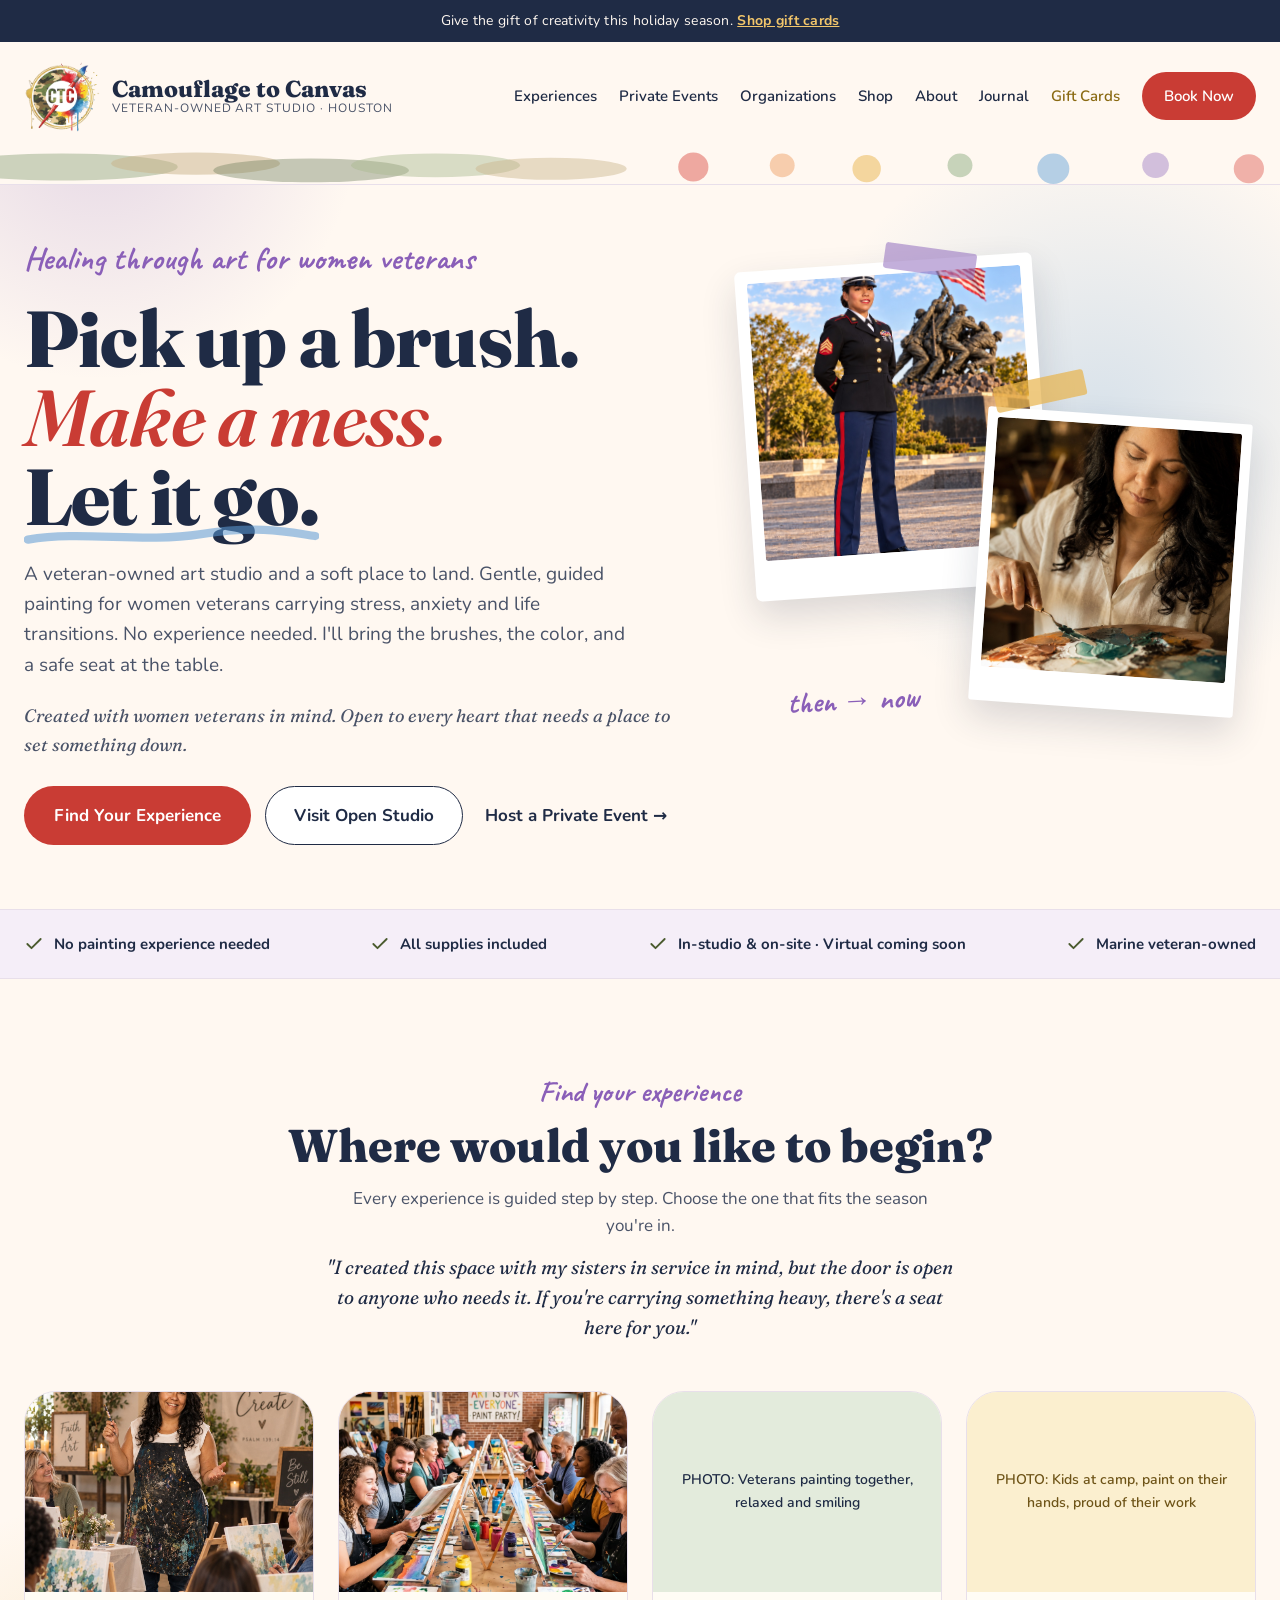
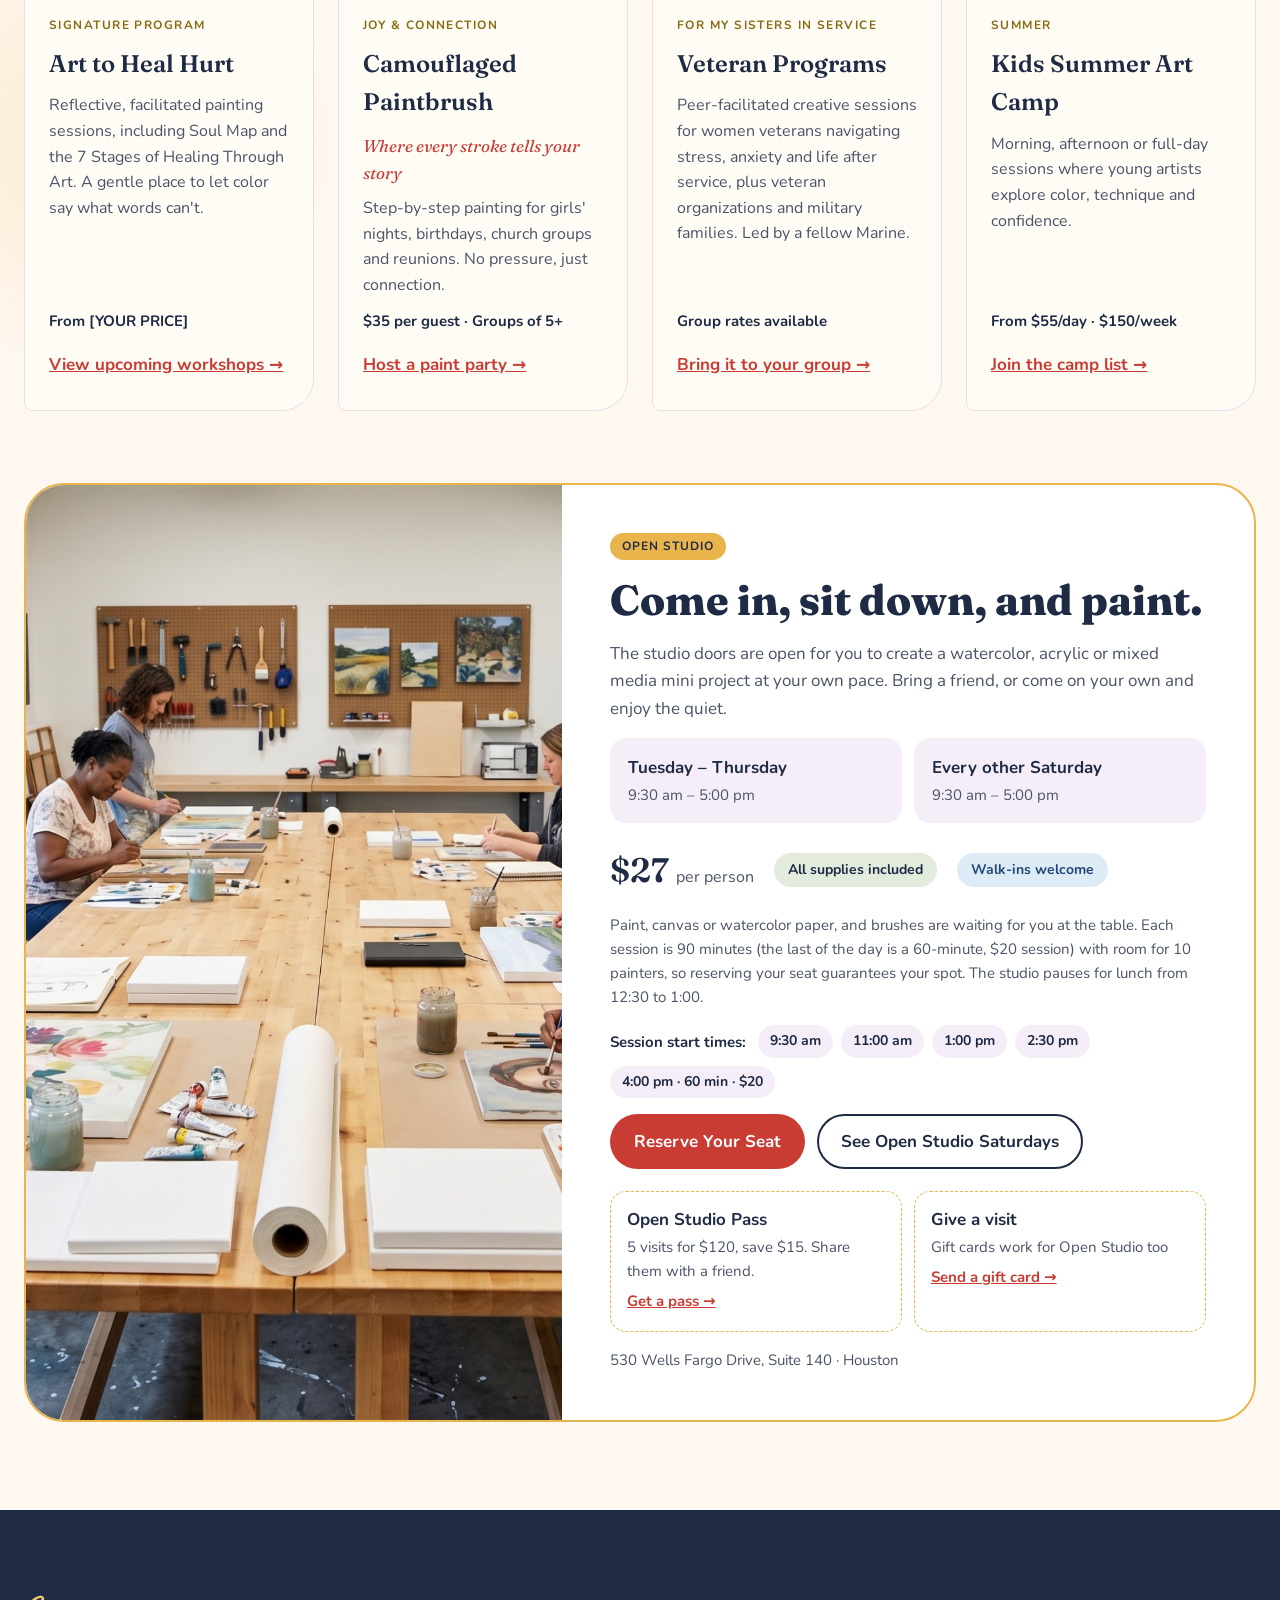
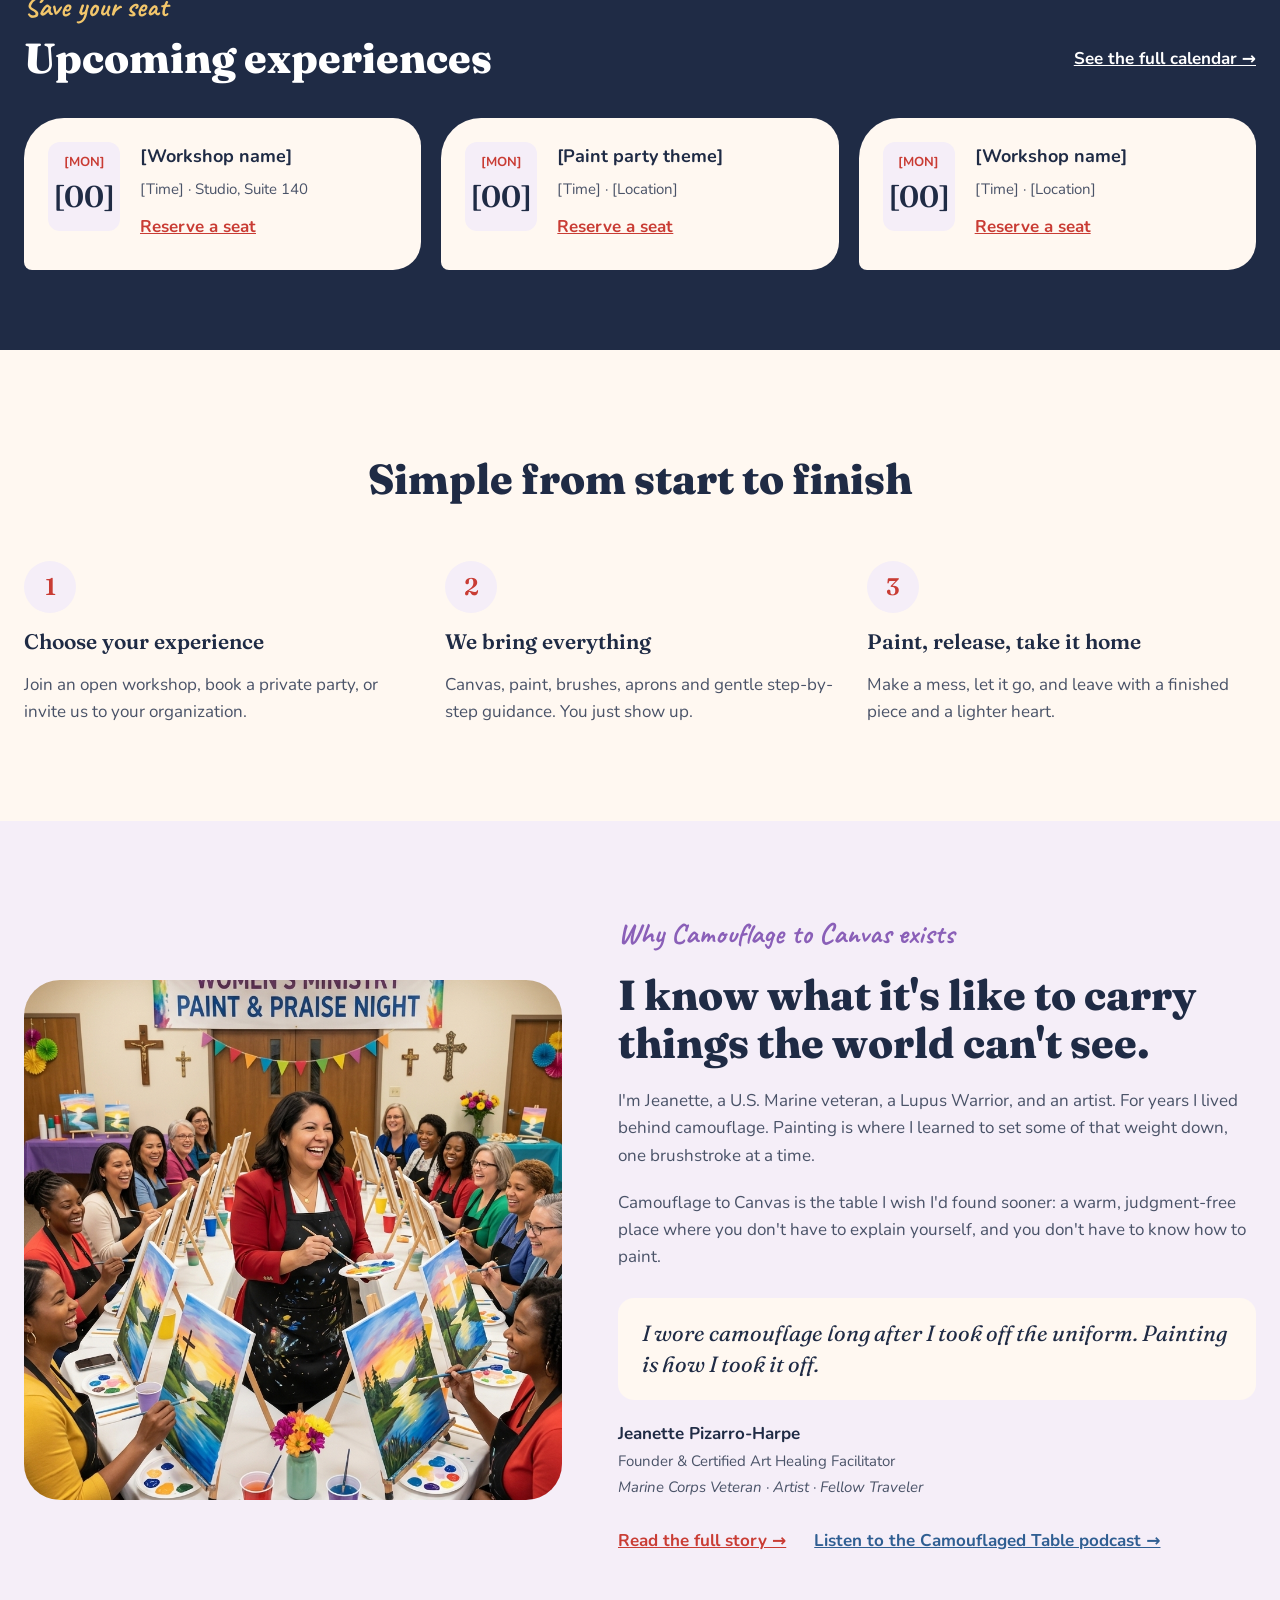
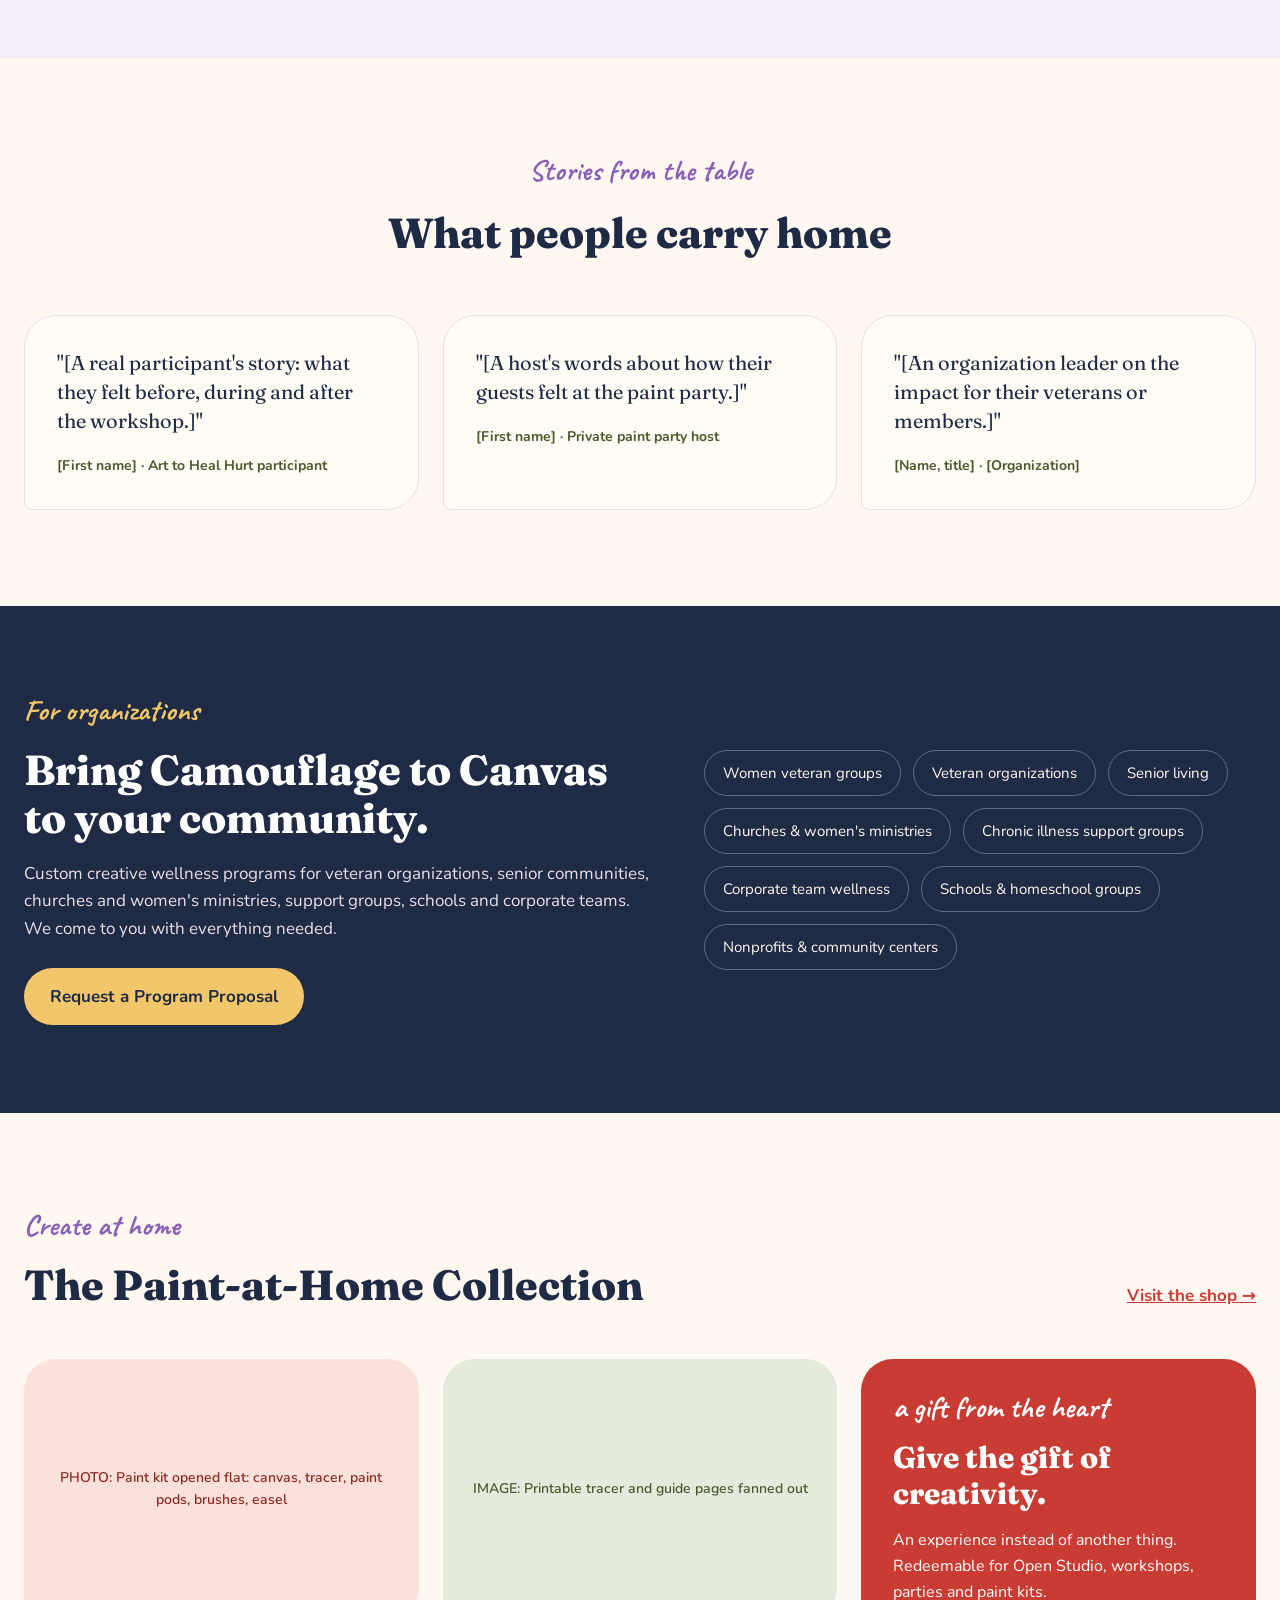
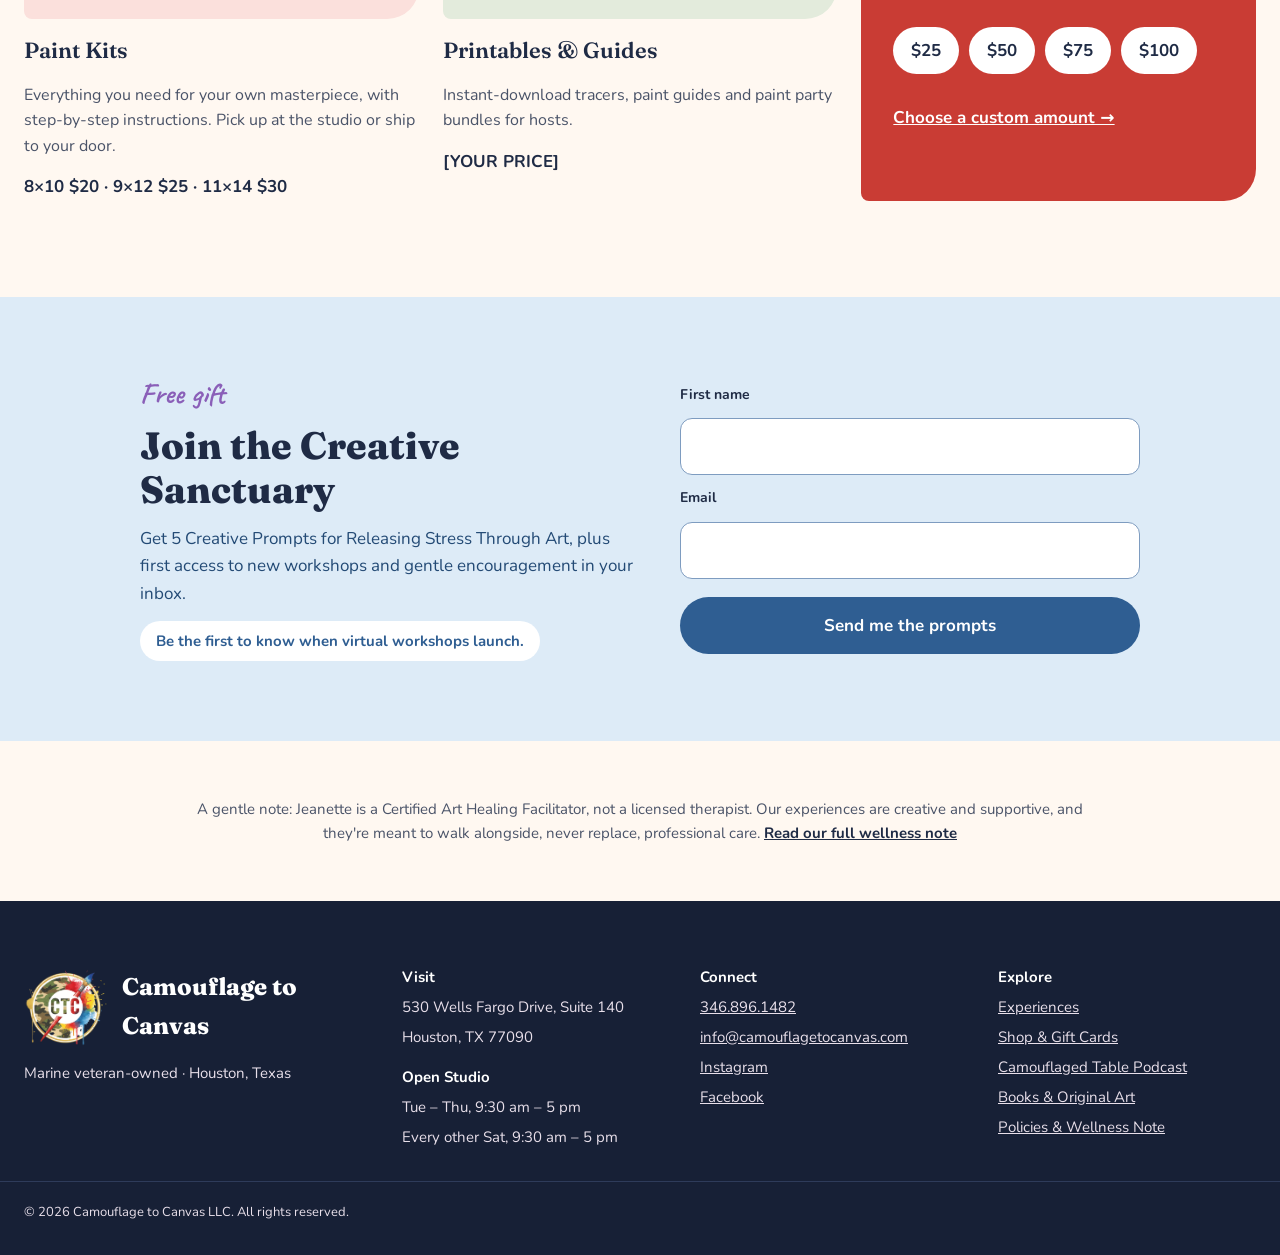
<file: index.html>
<!doctype html>
<html lang="en">
<head>
<meta charset="utf-8">
<meta name="viewport" content="width=device-width, initial-scale=1">
<title>Camouflage to Canvas Homepage</title>
<meta name="description" content="Camouflage to Canvas is a Marine veteran-owned art studio in Houston offering gentle, guided painting for women veterans and anyone who needs a place to set something down.">
<link rel="icon" type="image/png" href="images/logo.png">
<link rel="preconnect" href="https://fonts.googleapis.com">
<link rel="preconnect" href="https://fonts.gstatic.com" crossorigin>
<link rel="stylesheet" href="https://fonts.googleapis.com/css2?family=Fraunces:ital,opsz,wght@0,9..144,600;0,9..144,800;1,9..144,600&amp;family=Nunito:wght@400;600;700&amp;family=Caveat:wght@600;700&amp;display=swap">
<link rel="stylesheet" href="css/site.css">
</head>
<body>
<div style="width: 100%; position: relative; isolation: isolate; overflow: hidden; background: #FFF8F1; color: #1F2B45; font-family: 'Nunito', system-ui, sans-serif; font-size: 17px; line-height: 1.6">
<div style="position: absolute; z-index: -1; top: -140px; left: -180px; width: 560px; height: 520px; border-radius: 50%; background: radial-gradient(circle at 50% 50%, rgba(155,123,196,0.26), rgba(155,123,196,0) 68%); pointer-events: none"></div><div style="position: absolute; z-index: -1; top: 120px; right: -140px; width: 640px; height: 600px; border-radius: 50%; background: radial-gradient(circle at 50% 50%, rgba(91,155,213,0.24), rgba(91,155,213,0) 68%); pointer-events: none"></div><div style="position: absolute; z-index: -1; top: 1500px; left: -160px; width: 520px; height: 480px; border-radius: 50%; background: radial-gradient(circle at 50% 50%, rgba(233,180,76,0.22), rgba(233,180,76,0) 68%); pointer-events: none"></div>

<!-- Announcement bar -->
<div style="background: #1F2B45; color: #FFF8F1; text-align: center; padding: 10px 16px; font-size: 14px; letter-spacing: 0.02em">
<span>Give the gift of creativity this holiday season. </span><a href="shop.html" style="color: #F2C66B; font-weight: 700">Shop gift cards</a>
</div>

<!-- Navigation -->
<header style="border-bottom: 1px solid #E8DFEA; background: #FFF8F1">
<nav style="max-width: 1240px; margin: 0 auto; padding: 16px 24px; display: flex; flex-wrap: wrap; align-items: center; justify-content: space-between; gap: 16px">
<a href="#top" style="display: flex; align-items: center; gap: 12px; text-decoration: none">
<img src="images/logo.png" alt="Camouflage to Canvas logo" style="width: 76px; height: 76px; object-fit: contain">
<div style="display: flex; flex-direction: column; line-height: 1.1">
<span style="font-family: 'Fraunces', Georgia, serif; font-size: 23px; font-weight: 800; color: #1F2B45">Camouflage to Canvas</span>
<span style="font-size: 12px; letter-spacing: 0.08em; text-transform: uppercase; color: #4A5368">Veteran-owned art studio · Houston</span>
</div>
</a>
<div style="display: flex; flex-wrap: wrap; align-items: center; gap: 4px 22px; font-size: 15px; font-weight: 600">
<a href="#experiences" style="text-decoration: none; padding: 10px 0">Experiences</a>
<a href="private-events.html" style="text-decoration: none; padding: 10px 0">Private Events</a>
<a href="organizations.html" style="text-decoration: none; padding: 10px 0">Organizations</a>
<a href="shop.html" style="text-decoration: none; padding: 10px 0">Shop</a>
<a href="about.html" style="text-decoration: none; padding: 10px 0">About</a>
<a href="journal.html" style="text-decoration: none; padding: 10px 0">Journal</a>
<a href="shop.html" style="text-decoration: none; padding: 10px 0; color: #8A6A12">Gift Cards</a>
<a href="#book" style="text-decoration: none; background: var(--accent); color: #FFFFFF; padding: 12px 22px; border-radius: 999px">Book Now</a>
</div>
</nav>
<svg viewBox="0 0 1440 40" preserveAspectRatio="none" style="display: block; width: 100%; height: 34px" aria-hidden="true"><ellipse cx="70" cy="20" rx="130" ry="16" fill="#8FA27A" opacity="0.45"></ellipse><ellipse cx="220" cy="16" rx="95" ry="13" fill="#C9B48A" opacity="0.5"></ellipse><ellipse cx="350" cy="24" rx="110" ry="14" fill="#6E7D5A" opacity="0.4"></ellipse><ellipse cx="490" cy="18" rx="95" ry="14" fill="#A8B88E" opacity="0.45"></ellipse><ellipse cx="620" cy="22" rx="85" ry="13" fill="#C9B48A" opacity="0.45"></ellipse><circle cx="780" cy="20" r="17" fill="#D9473F" opacity="0.45"></circle><circle cx="880" cy="18" r="14" fill="#EE9A5A" opacity="0.45"></circle><circle cx="975" cy="22" r="16" fill="#E9B44C" opacity="0.5"></circle><circle cx="1080" cy="18" r="14" fill="#8FAE84" opacity="0.5"></circle><circle cx="1185" cy="22" r="18" fill="#5B9BD5" opacity="0.45"></circle><circle cx="1300" cy="18" r="15" fill="#9B7BC4" opacity="0.45"></circle><circle cx="1405" cy="22" r="17" fill="#D9473F" opacity="0.4"></circle></svg>
</header>

<!-- Hero -->
<section id="top" style="max-width: 1240px; margin: 0 auto; padding: 56px 24px 64px; display: flex; flex-wrap: wrap; gap: 48px; align-items: center">
<div style="flex: 1 1 520px; min-width: 0; display: flex; flex-direction: column; gap: 22px">
<span style="font-family: 'Caveat', cursive; font-size: 32px; line-height: 1.1; font-weight: 700; color: #8A5FB8">Healing through art for women veterans</span>
<h1 style="margin: 0; font-family: 'Fraunces', Georgia, serif; font-weight: 800; font-size: clamp(48px, 6.2vw, 90px); line-height: 1.0; letter-spacing: -0.01em">Pick up a brush.<br><em style="font-weight: 600; color: #C93C34">Make a mess.</em><br><span style="position: relative; display: inline-block">Let it go.<svg viewBox="0 0 300 24" preserveAspectRatio="none" style="position: absolute; left: 0; bottom: -10px; width: 100%; height: 22px" aria-hidden="true"><path d="M4 16 C60 6 120 20 180 10 S270 8 296 12" fill="none" stroke="#5B9BD5" stroke-width="9" stroke-linecap="round" opacity="0.55"></path></svg></span></h1>
<p style="margin: 0; font-size: 19px; color: #4A5368; max-width: 32em">A veteran-owned art studio and a soft place to land. Gentle, guided painting for women veterans carrying stress, anxiety and life transitions. No experience needed. I'll bring the brushes, the color, and a safe seat at the table.</p>
<p style="margin: 0; font-family: 'Fraunces', Georgia, serif; font-style: italic; font-size: 18px; color: #4A5368">Created with women veterans in mind. Open to every heart that needs a place to set something down.</p>
<div style="display: flex; flex-wrap: wrap; gap: 14px; padding-top: 4px">
<a href="#experiences" style="text-decoration: none; background: var(--accent); color: #FFFFFF; font-weight: 700; padding: 16px 30px; border-radius: 999px">Find Your Experience</a>
<a href="#open-studio" style="text-decoration: none; background: #FFFFFF; border: 1.5px solid #1F2B45; color: #1F2B45; font-weight: 700; padding: 15px 28px; border-radius: 999px">Visit Open Studio</a>
<a href="private-events.html" style="text-decoration: none; color: #1F2B45; font-weight: 700; padding: 16px 8px">Host a Private Event →</a>
</div>
</div>
<div style="flex: 1 1 400px; min-width: 0; position: relative; height: 603px">
<div style="position: absolute; top: 20px; left: 4%; width: 56%; height: 330px; background: #FFFFFF; padding: 12px 12px 40px; box-sizing: border-box; border-radius: 6px; transform: rotate(-4deg); box-shadow: 0 16px 36px rgba(31,43,69,0.16)"><img src="images/jeanette-uniform-iwo-jima.jpg" alt="Jeanette in uniform at the Iwo Jima Memorial" style="display: block; width: 100%; height: 100%; object-fit: cover; object-position: center; border-radius: 3px"></div>
<div class="hero-photo-now" style="position: absolute; top: 173px; left: 254px; width: 265px; height: 294px; background: #FFFFFF; padding: 10px 10px 34px; box-sizing: border-box; border-radius: 3px; transform: rotate(4deg); box-shadow: 0 16px 36px rgba(31,43,69,0.16); overflow: hidden"><img src="images/jeanette-painting-today.jpg" alt="Jeanette painting today" style="display: block; width: 100%; height: 100%; object-fit: cover; object-position: center; border-radius: 3px"></div>
<div style="position: absolute; top: 136px; right: 32%; width: 92px; height: 26px; border-radius: 3px; background: rgba(233,180,76,0.7); transform: rotate(-12deg)"></div>
<div style="position: absolute; top: 6px; left: 30%; width: 92px; height: 26px; border-radius: 3px; background: rgba(155,123,196,0.6); transform: rotate(8deg)"></div>
<span style="position: absolute; bottom: 121px; left: 63px; font-family: 'Caveat', cursive; font-size: 30px; font-weight: 700; color: #8A5FB8; transform: rotate(-3deg)">then → now</span>
</div>
</section>

<!-- Trust strip -->
<section style="background: #F5EEF8; border-top: 1px solid #E8DFEA; border-bottom: 1px solid #E8DFEA">
<div style="max-width: 1240px; margin: 0 auto; padding: 22px 24px; display: flex; flex-wrap: wrap; justify-content: space-between; gap: 14px 32px; font-weight: 700; font-size: 15px; color: #1F2B45">
<div style="display: flex; align-items: center; gap: 10px"><svg width="20" height="20" viewBox="0 0 24 24" fill="none" stroke="#4A5A2E" stroke-width="2.2" stroke-linecap="round" stroke-linejoin="round"><path d="M20 6L9 17l-5-5"></path></svg><span>No painting experience needed</span></div>
<div style="display: flex; align-items: center; gap: 10px"><svg width="20" height="20" viewBox="0 0 24 24" fill="none" stroke="#4A5A2E" stroke-width="2.2" stroke-linecap="round" stroke-linejoin="round"><path d="M20 6L9 17l-5-5"></path></svg><span>All supplies included</span></div>
<div style="display: flex; align-items: center; gap: 10px"><svg width="20" height="20" viewBox="0 0 24 24" fill="none" stroke="#4A5A2E" stroke-width="2.2" stroke-linecap="round" stroke-linejoin="round"><path d="M20 6L9 17l-5-5"></path></svg><span>In-studio &amp; on-site · Virtual coming soon</span></div>
<div style="display: flex; align-items: center; gap: 10px"><svg width="20" height="20" viewBox="0 0 24 24" fill="none" stroke="#4A5A2E" stroke-width="2.2" stroke-linecap="round" stroke-linejoin="round"><path d="M20 6L9 17l-5-5"></path></svg><span>Marine veteran-owned</span></div>
</div>
</section>

<!-- Find your experience -->
<section id="experiences" style="max-width: 1240px; margin: 0 auto; padding: 96px 24px 72px">
<div style="text-align: center; display: flex; flex-direction: column; gap: 12px; align-items: center; margin-bottom: 48px">
<span style="font-family: 'Caveat', cursive; font-size: 29px; line-height: 1.15; font-weight: 700; color: #8A5FB8">Find your experience</span>
<h2 style="margin: 0; font-family: 'Fraunces', Georgia, serif; font-weight: 800; font-size: clamp(32px, 3.6vw, 46px); line-height: 1.15">Where would you like to begin?</h2>
<p style="margin: 0; color: #4A5368; max-width: 36em">Every experience is guided step by step. Choose the one that fits the season you're in.</p>
<p style="margin: 0; font-family: 'Fraunces', Georgia, serif; font-style: italic; font-size: 19px; color: #1F2B45; max-width: 34em">"I created this space with my sisters in service in mind, but the door is open to anyone who needs it. If you're carrying something heavy, there's a seat here for you."</p>
</div>
<div style="display: flex; flex-wrap: wrap; gap: 24px">

<div style="flex: 1 1 260px; min-width: 0; background: #FFFCF5; border: 1px solid #E8DFEA; border-radius: 32px 32px 32px 8px; overflow: hidden; display: flex; flex-direction: column">
<div style="height: 200px; background: #E3EBDC; display: flex; align-items: center; justify-content: center; text-align: center; padding: 20px; box-sizing: border-box; color: #4A5A2E; font-size: 14px; font-weight: 600; padding: 0; border: none; overflow: hidden"><img src="images/created-to-create-session.jpg" alt="Jeanette facilitating a Created to Create painting session" style="display: block; width: 100%; height: 100%; object-fit: cover; object-position: center 30%"></div>
<div style="padding: 24px; display: flex; flex-direction: column; gap: 10px; flex-grow: 1">
<span style="font-size: 12px; letter-spacing: 0.12em; text-transform: uppercase; font-weight: 700; color: #8A6A12">Signature program</span>
<h3 style="margin: 0; font-family: 'Fraunces', Georgia, serif; font-weight: 600; font-size: 24px">Art to Heal Hurt</h3>
<p style="margin: 0; color: #4A5368; font-size: 16px; flex-grow: 1">Reflective, facilitated painting sessions, including Soul Map and the 7 Stages of Healing Through Art. A gentle place to let color say what words can't.</p>
<span style="font-weight: 700; font-size: 15px">From [YOUR PRICE]</span>
<a href="#book" style="font-weight: 700; color: #C93C34; padding: 8px 0">View upcoming workshops →</a>
</div>
</div>

<div style="flex: 1 1 260px; min-width: 0; background: #FFFCF5; border: 1px solid #E8DFEA; border-radius: 32px 32px 32px 8px; overflow: hidden; display: flex; flex-direction: column">
<div style="height: 200px; background: #FBE0DC; display: flex; align-items: center; justify-content: center; text-align: center; padding: 20px; box-sizing: border-box; color: #8E2A22; font-size: 14px; font-weight: 600; padding: 0; border: none; overflow: hidden"><img src="images/paint-party-guests.jpg" alt="Guests laughing and painting at a Camouflaged Paintbrush party" style="display: block; width: 100%; height: 100%; object-fit: cover; object-position: center 40%"></div>
<div style="padding: 24px; display: flex; flex-direction: column; gap: 10px; flex-grow: 1">
<span style="font-size: 12px; letter-spacing: 0.12em; text-transform: uppercase; font-weight: 700; color: #8A6A12">Joy &amp; connection</span>
<h3 style="margin: 0; font-family: 'Fraunces', Georgia, serif; font-weight: 600; font-size: 24px">Camouflaged Paintbrush</h3>
<span style="font-family: 'Fraunces', Georgia, serif; font-style: italic; font-size: 17px; color: #C93C34">Where every stroke tells your story</span>
<p style="margin: 0; color: #4A5368; font-size: 16px; flex-grow: 1">Step-by-step painting for girls' nights, birthdays, church groups and reunions. No pressure, just connection.</p>
<span style="font-weight: 700; font-size: 15px">$35 per guest · Groups of 5+</span>
<a href="private-events.html" style="font-weight: 700; color: #C93C34; padding: 8px 0">Host a paint party →</a>
</div>
</div>

<div style="flex: 1 1 260px; min-width: 0; background: #FFFCF5; border: 1px solid #E8DFEA; border-radius: 32px 32px 32px 8px; overflow: hidden; display: flex; flex-direction: column">
<div style="height: 200px; background: #E3EBDC; display: flex; align-items: center; justify-content: center; text-align: center; padding: 20px; box-sizing: border-box; color: #1F2B45; font-size: 14px; font-weight: 600">PHOTO: Veterans painting together, relaxed and smiling</div>
<div style="padding: 24px; display: flex; flex-direction: column; gap: 10px; flex-grow: 1">
<span style="font-size: 12px; letter-spacing: 0.12em; text-transform: uppercase; font-weight: 700; color: #8A6A12">For my sisters in service</span>
<h3 style="margin: 0; font-family: 'Fraunces', Georgia, serif; font-weight: 600; font-size: 24px">Veteran Programs</h3>
<p style="margin: 0; color: #4A5368; font-size: 16px; flex-grow: 1">Peer-facilitated creative sessions for women veterans navigating stress, anxiety and life after service, plus veteran organizations and military families. Led by a fellow Marine.</p>
<span style="font-weight: 700; font-size: 15px">Group rates available</span>
<a href="organizations.html" style="font-weight: 700; color: #C93C34; padding: 8px 0">Bring it to your group →</a>
</div>
</div>

<div style="flex: 1 1 260px; min-width: 0; background: #FFFCF5; border: 1px solid #E8DFEA; border-radius: 32px 32px 32px 8px; overflow: hidden; display: flex; flex-direction: column">
<div style="height: 200px; background: #FBEFCF; display: flex; align-items: center; justify-content: center; text-align: center; padding: 20px; box-sizing: border-box; color: #6E5418; font-size: 14px; font-weight: 600">PHOTO: Kids at camp, paint on their hands, proud of their work</div>
<div style="padding: 24px; display: flex; flex-direction: column; gap: 10px; flex-grow: 1">
<span style="font-size: 12px; letter-spacing: 0.12em; text-transform: uppercase; font-weight: 700; color: #8A6A12">Summer</span>
<h3 style="margin: 0; font-family: 'Fraunces', Georgia, serif; font-weight: 600; font-size: 24px">Kids Summer Art Camp</h3>
<p style="margin: 0; color: #4A5368; font-size: 16px; flex-grow: 1">Morning, afternoon or full-day sessions where young artists explore color, technique and confidence.</p>
<span style="font-weight: 700; font-size: 15px">From $55/day · $150/week</span>
<a href="#book" style="font-weight: 700; color: #C93C34; padding: 8px 0">Join the camp list →</a>
</div>
</div>

</div>
</section>

<!-- Open Studio -->
<section id="open-studio" style="max-width: 1240px; margin: 0 auto; padding: 0 24px 88px">
<div style="background: #FFFFFF; border: 2px solid #E9B44C; border-radius: 40px; overflow: hidden; display: flex; flex-wrap: wrap">

<div style="flex: 1 1 420px; min-width: 0; min-height: 420px; position: relative; overflow: hidden"><img src="images/studio-open-tables.jpg" alt="Painters working at long tables in the Camouflage to Canvas studio" style="position: absolute; inset: 0; display: block; width: 100%; height: 100%; object-fit: cover; object-position: center"></div><div style="flex: 1 1 480px; min-width: 0; padding: clamp(24px, 4vw, 48px); display: flex; flex-direction: column; gap: 16px; width: 890px">
<span style="align-self: flex-start; background: #E9B44C; color: #1F2B45; font-size: 12px; font-weight: 700; letter-spacing: 0.08em; text-transform: uppercase; border-radius: 999px; padding: 4px 12px">Open Studio</span>
<h2 style="margin: 0; font-family: 'Fraunces', Georgia, serif; font-weight: 800; font-size: clamp(30px, 3.4vw, 42px); line-height: 1.15">Come in, sit down, and paint.</h2>
<p style="margin: 0; color: #4A5368">The studio doors are open for you to create a watercolor, acrylic or mixed media mini project at your own pace. Bring a friend, or come on your own and enjoy the quiet.</p>
<div style="display: flex; flex-wrap: wrap; gap: 12px">
<div style="flex: 1 1 200px; min-width: 0; background: #F5EEF8; border-radius: 16px; padding: 16px 18px; display: flex; flex-direction: column; gap: 2px"><strong>Tuesday – Thursday</strong><span style="color: #4A5368; font-size: 15px">9:30 am – 5:00 pm</span></div>
<div style="flex: 1 1 200px; min-width: 0; background: #F5EEF8; border-radius: 16px; padding: 16px 18px; display: flex; flex-direction: column; gap: 2px"><strong>Every other Saturday</strong><span style="color: #4A5368; font-size: 15px">9:30 am – 5:00 pm</span></div>
</div>
<div style="display: flex; flex-wrap: wrap; align-items: center; gap: 10px 20px; padding-top: 4px">
<div style="font-family: 'Fraunces', Georgia, serif; font-size: 34px; font-weight: 600">$27 <span style="font-family: 'Nunito', sans-serif; font-size: 16px; font-weight: 400; color: #4A5368">per person</span></div>
<span style="background: #E3EBDC; color: #1F2B45; font-size: 14px; font-weight: 700; border-radius: 999px; padding: 6px 14px">All supplies included</span>
<span style="background: #DDEBF7; color: #234A75; font-size: 14px; font-weight: 700; border-radius: 999px; padding: 6px 14px">Walk-ins welcome</span>
</div>
<p style="margin: 0; color: #4A5368; font-size: 15px">Paint, canvas or watercolor paper, and brushes are waiting for you at the table. Each session is 90 minutes (the last of the day is a 60-minute, $20 session) with room for 10 painters, so reserving your seat guarantees your spot. The studio pauses for lunch from 12:30 to 1:00.</p>
<div style="display: flex; flex-wrap: wrap; gap: 8px; align-items: center"><strong style="font-size: 15px; margin-right: 4px">Session start times:</strong><span style="background: #F5EEF8; border-radius: 999px; padding: 5px 12px; font-size: 14px; font-weight: 700">9:30 am</span><span style="background: #F5EEF8; border-radius: 999px; padding: 5px 12px; font-size: 14px; font-weight: 700">11:00 am</span><span style="background: #F5EEF8; border-radius: 999px; padding: 5px 12px; font-size: 14px; font-weight: 700">1:00 pm</span><span style="background: #F5EEF8; border-radius: 999px; padding: 5px 12px; font-size: 14px; font-weight: 700">2:30 pm</span><span style="background: #F5EEF8; border-radius: 999px; padding: 5px 12px; font-size: 14px; font-weight: 700">4:00 pm · 60 min · $20</span></div>
<div style="display: flex; flex-wrap: wrap; gap: 12px">
<a href="#book" style="text-decoration: none; background: var(--accent); color: #FFFFFF; font-weight: 700; padding: 14px 24px; border-radius: 999px">Reserve Your Seat</a>
<a href="#book" style="text-decoration: none; border: 2px solid #1F2B45; color: #1F2B45; font-weight: 700; padding: 12px 22px; border-radius: 999px">See Open Studio Saturdays</a>
</div>
<div style="display: flex; flex-wrap: wrap; gap: 12px; padding-top: 6px">
<div style="flex: 1 1 220px; min-width: 0; border: 1px dashed #E9B44C; border-radius: 16px; padding: 14px 16px; display: flex; flex-direction: column; gap: 2px"><strong>Open Studio Pass</strong><span style="color: #4A5368; font-size: 15px">5 visits for $120, save $15. Share them with a friend.</span><a href="shop.html" style="font-weight: 700; color: #C93C34; font-size: 15px; padding: 4px 0">Get a pass →</a></div>
<div style="flex: 1 1 220px; min-width: 0; border: 1px dashed #E9B44C; border-radius: 16px; padding: 14px 16px; display: flex; flex-direction: column; gap: 2px"><strong>Give a visit</strong><span style="color: #4A5368; font-size: 15px">Gift cards work for Open Studio too</span><a href="shop.html" style="font-weight: 700; color: #C93C34; font-size: 15px; padding: 4px 0">Send a gift card →</a></div>
</div>
<span style="font-size: 15px; color: #4A5368">530 Wells Fargo Drive, Suite 140 · Houston</span>
</div>
</div>
</section>

<!-- Upcoming -->
<section id="book" style="background: #1F2B45; color: #FFF8F1">
<div style="max-width: 1240px; margin: 0 auto; padding: 80px 24px; display: flex; flex-direction: column; gap: 36px">
<div style="display: flex; flex-wrap: wrap; justify-content: space-between; align-items: flex-end; gap: 16px">
<div style="display: flex; flex-direction: column; gap: 10px">
<span style="font-family: 'Caveat', cursive; font-size: 29px; line-height: 1.15; font-weight: 700; color: #F2C66B">Save your seat</span>
<h2 style="margin: 0; font-family: 'Fraunces', Georgia, serif; font-weight: 800; font-size: clamp(30px, 3.4vw, 42px); line-height: 1.15; color: #FFFFFF">Upcoming experiences</h2>
</div>
<a href="#book" style="color: #FFFFFF; font-weight: 700; padding: 10px 0">See the full calendar →</a>
</div>
<div style="display: flex; flex-wrap: wrap; gap: 20px">
<div style="flex: 1 1 300px; min-width: 0; background: #FFF8F1; color: #1F2B45; border-radius: 40px 28px 28px 8px; padding: 24px; display: flex; gap: 20px; align-items: flex-start">
<div style="flex: 0 0 72px; text-align: center; background: #F5EEF8; border-radius: 12px; padding: 10px 0"><div style="font-size: 13px; font-weight: 700; text-transform: uppercase; color: #C93C34">[MON]</div><div style="font-family: 'Fraunces', Georgia, serif; font-size: 30px; font-weight: 600">[00]</div></div>
<div style="display: flex; flex-direction: column; gap: 6px"><strong style="font-size: 18px">[Workshop name]</strong><span style="color: #4A5368; font-size: 15px">[Time] · Studio, Suite 140</span><a href="#book" style="font-weight: 700; color: #C93C34; padding: 6px 0">Reserve a seat</a></div>
</div>
<div style="flex: 1 1 300px; min-width: 0; background: #FFF8F1; color: #1F2B45; border-radius: 40px 28px 28px 8px; padding: 24px; display: flex; gap: 20px; align-items: flex-start">
<div style="flex: 0 0 72px; text-align: center; background: #F5EEF8; border-radius: 12px; padding: 10px 0"><div style="font-size: 13px; font-weight: 700; text-transform: uppercase; color: #C93C34">[MON]</div><div style="font-family: 'Fraunces', Georgia, serif; font-size: 30px; font-weight: 600">[00]</div></div>
<div style="display: flex; flex-direction: column; gap: 6px"><strong style="font-size: 18px">[Paint party theme]</strong><span style="color: #4A5368; font-size: 15px">[Time] · [Location]</span><a href="#book" style="font-weight: 700; color: #C93C34; padding: 6px 0">Reserve a seat</a></div>
</div>
<div style="flex: 1 1 300px; min-width: 0; background: #FFF8F1; color: #1F2B45; border-radius: 40px 28px 28px 8px; padding: 24px; display: flex; gap: 20px; align-items: flex-start">
<div style="flex: 0 0 72px; text-align: center; background: #F5EEF8; border-radius: 12px; padding: 10px 0"><div style="font-size: 13px; font-weight: 700; text-transform: uppercase; color: #C93C34">[MON]</div><div style="font-family: 'Fraunces', Georgia, serif; font-size: 30px; font-weight: 600">[00]</div></div>
<div style="display: flex; flex-direction: column; gap: 6px"><strong style="font-size: 18px">[Workshop name]</strong><span style="color: #4A5368; font-size: 15px">[Time] · [Location]</span><a href="#book" style="font-weight: 700; color: #C93C34; padding: 6px 0">Reserve a seat</a></div>
</div>
</div>
</div>
</section>

<!-- How it works -->
<section style="max-width: 1240px; margin: 0 auto; padding: 96px 24px">
<h2 style="margin: 0 0 48px; text-align: center; font-family: 'Fraunces', Georgia, serif; font-weight: 800; font-size: clamp(30px, 3.4vw, 42px)">Simple from start to finish</h2>
<div style="display: flex; flex-wrap: wrap; gap: 32px">
<div style="flex: 1 1 260px; min-width: 0; display: flex; flex-direction: column; gap: 12px; align-items: flex-start">
<div style="width: 52px; height: 52px; border-radius: 50%; background: #F5EEF8; display: flex; align-items: center; justify-content: center; font-family: 'Fraunces', Georgia, serif; font-size: 24px; font-weight: 600; color: #C93C34">1</div>
<h3 style="margin: 0; font-size: 21px; font-family: 'Fraunces', Georgia, serif; font-weight: 600">Choose your experience</h3>
<p style="margin: 0; color: #4A5368">Join an open workshop, book a private party, or invite us to your organization.</p>
</div>
<div style="flex: 1 1 260px; min-width: 0; display: flex; flex-direction: column; gap: 12px; align-items: flex-start">
<div style="width: 52px; height: 52px; border-radius: 50%; background: #F5EEF8; display: flex; align-items: center; justify-content: center; font-family: 'Fraunces', Georgia, serif; font-size: 24px; font-weight: 600; color: #C93C34">2</div>
<h3 style="margin: 0; font-size: 21px; font-family: 'Fraunces', Georgia, serif; font-weight: 600">We bring everything</h3>
<p style="margin: 0; color: #4A5368">Canvas, paint, brushes, aprons and gentle step-by-step guidance. You just show up.</p>
</div>
<div style="flex: 1 1 260px; min-width: 0; display: flex; flex-direction: column; gap: 12px; align-items: flex-start">
<div style="width: 52px; height: 52px; border-radius: 50%; background: #F5EEF8; display: flex; align-items: center; justify-content: center; font-family: 'Fraunces', Georgia, serif; font-size: 24px; font-weight: 600; color: #C93C34">3</div>
<h3 style="margin: 0; font-size: 21px; font-family: 'Fraunces', Georgia, serif; font-weight: 600">Paint, release, take it home</h3>
<p style="margin: 0; color: #4A5368">Make a mess, let it go, and leave with a finished piece and a lighter heart.</p>
</div>
</div>
</section>

<!-- Founder story -->
<section id="about" style="background: #F5EEF8">
<div style="max-width: 1240px; margin: 0 auto; padding: 96px 24px; display: flex; flex-wrap: wrap; gap: 56px; align-items: center">
<div style="flex: 1 1 380px; min-width: 0; height: 520px; border-radius: 36px; overflow: hidden; background: #E3EBDC"><img src="images/jeanette-painting-table.jpg" alt="Jeanette painting at the table, brush in hand" style="display: block; width: 100%; height: 100%; object-fit: cover; object-position: center"></div>
<div style="flex: 1 1 480px; min-width: 0; display: flex; flex-direction: column; gap: 20px">
<span style="font-family: 'Caveat', cursive; font-size: 29px; line-height: 1.15; font-weight: 700; color: #8A5FB8">Why Camouflage to Canvas exists</span>
<h2 style="margin: 0; font-family: 'Fraunces', Georgia, serif; font-weight: 800; font-size: clamp(30px, 3.4vw, 42px); line-height: 1.15">I know what it's like to carry things the world can't see.</h2>
<p style="margin: 0; color: #4A5368">I'm Jeanette, a U.S. Marine veteran, a Lupus Warrior, and an artist. For years I lived behind camouflage. Painting is where I learned to set some of that weight down, one brushstroke at a time.</p>
<p style="margin: 0; color: #4A5368">Camouflage to Canvas is the table I wish I'd found sooner: a warm, judgment-free place where you don't have to explain yourself, and you don't have to know how to paint.</p>
<blockquote style="margin: 8px 0 0; padding: 20px 24px; background: #FFF8F1; border-radius: 16px; font-family: 'Fraunces', Georgia, serif; font-size: 22px; font-style: italic; line-height: 1.4; color: #1F2B45">I wore camouflage long after I took off the uniform. Painting is how I took it off.</blockquote>
<div style="display: flex; flex-direction: column; gap: 2px"><strong>Jeanette Pizarro-Harpe</strong><span style="color: #4A5368; font-size: 15px">Founder &amp; Certified Art Healing Facilitator</span><span style="color: #4A5368; font-size: 15px; font-style: italic">Marine Corps Veteran · Artist · Fellow Traveler</span></div>
<div style="display: flex; flex-wrap: wrap; gap: 8px 28px"><a href="about.html" style="font-weight: 700; color: #C93C34; padding: 8px 0">Read the full story →</a><a href="journal.html" style="font-weight: 700; color: #2F5E92; padding: 8px 0">Listen to the Camouflaged Table podcast →</a></div>
</div>
</div>
</section>

<!-- Testimonials -->
<section style="max-width: 1240px; margin: 0 auto; padding: 96px 24px">
<div style="text-align: center; margin-bottom: 48px; display: flex; flex-direction: column; gap: 12px; align-items: center">
<span style="font-family: 'Caveat', cursive; font-size: 29px; line-height: 1.15; font-weight: 700; color: #8A5FB8">Stories from the table</span>
<h2 style="margin: 0; font-family: 'Fraunces', Georgia, serif; font-weight: 800; font-size: clamp(30px, 3.4vw, 42px)">What people carry home</h2>
</div>
<div style="display: flex; flex-wrap: wrap; gap: 24px">
<figure style="flex: 1 1 300px; min-width: 0; margin: 0; background: #FFFCF5; border: 1px solid #E8DFEA; border-radius: 32px 32px 32px 8px; padding: 32px; display: flex; flex-direction: column; gap: 20px">
<blockquote style="margin: 0; font-family: 'Fraunces', Georgia, serif; font-size: 20px; line-height: 1.45">"[A real participant's story: what they felt before, during and after the workshop.]"</blockquote>
<figcaption style="font-size: 14px; font-weight: 700; color: #4A5A2E">[First name] · Art to Heal Hurt participant</figcaption>
</figure>
<figure style="flex: 1 1 300px; min-width: 0; margin: 0; background: #FFFCF5; border: 1px solid #E8DFEA; border-radius: 32px 32px 32px 8px; padding: 32px; display: flex; flex-direction: column; gap: 20px">
<blockquote style="margin: 0; font-family: 'Fraunces', Georgia, serif; font-size: 20px; line-height: 1.45">"[A host's words about how their guests felt at the paint party.]"</blockquote>
<figcaption style="font-size: 14px; font-weight: 700; color: #4A5A2E">[First name] · Private paint party host</figcaption>
</figure>
<figure style="flex: 1 1 300px; min-width: 0; margin: 0; background: #FFFCF5; border: 1px solid #E8DFEA; border-radius: 32px 32px 32px 8px; padding: 32px; display: flex; flex-direction: column; gap: 20px">
<blockquote style="margin: 0; font-family: 'Fraunces', Georgia, serif; font-size: 20px; line-height: 1.45">"[An organization leader on the impact for their veterans or members.]"</blockquote>
<figcaption style="font-size: 14px; font-weight: 700; color: #4A5A2E">[Name, title] · [Organization]</figcaption>
</figure>
</div>
</section>

<!-- Organizations -->
<section id="organizations" style="background: #1F2B45; color: #FFF8F1">
<div style="max-width: 1240px; margin: 0 auto; padding: 88px 24px; display: flex; flex-wrap: wrap; gap: 48px; align-items: center">
<div style="flex: 1 1 460px; min-width: 0; display: flex; flex-direction: column; gap: 18px">
<span style="font-family: 'Caveat', cursive; font-size: 29px; line-height: 1.15; font-weight: 700; color: #F2C66B">For organizations</span>
<h2 style="margin: 0; font-family: 'Fraunces', Georgia, serif; font-weight: 800; font-size: clamp(30px, 3.4vw, 42px); line-height: 1.15; color: #FFFFFF">Bring Camouflage to Canvas to your community.</h2>
<p style="margin: 0; color: #E8DFEA">Custom creative wellness programs for veteran organizations, senior communities, churches and women's ministries, support groups, schools and corporate teams. We come to you with everything needed.</p>
<div style="display: flex; flex-wrap: wrap; gap: 12px; padding-top: 8px">
<a href="organizations.html" style="text-decoration: none; background: #F2C66B; color: #1F2B45; font-weight: 700; padding: 15px 26px; border-radius: 999px">Request a Program Proposal</a>
</div>
</div>
<div style="flex: 1 1 380px; min-width: 0; display: flex; flex-wrap: wrap; gap: 12px">
<span style="border: 1px solid #5B6B8C; border-radius: 999px; padding: 10px 18px; font-size: 15px">Women veteran groups</span>
<span style="border: 1px solid #5B6B8C; border-radius: 999px; padding: 10px 18px; font-size: 15px">Veteran organizations</span>
<span style="border: 1px solid #5B6B8C; border-radius: 999px; padding: 10px 18px; font-size: 15px">Senior living</span>
<span style="border: 1px solid #5B6B8C; border-radius: 999px; padding: 10px 18px; font-size: 15px">Churches &amp; women's ministries</span>
<span style="border: 1px solid #5B6B8C; border-radius: 999px; padding: 10px 18px; font-size: 15px">Chronic illness support groups</span>
<span style="border: 1px solid #5B6B8C; border-radius: 999px; padding: 10px 18px; font-size: 15px">Corporate team wellness</span>
<span style="border: 1px solid #5B6B8C; border-radius: 999px; padding: 10px 18px; font-size: 15px">Schools &amp; homeschool groups</span>
<span style="border: 1px solid #5B6B8C; border-radius: 999px; padding: 10px 18px; font-size: 15px">Nonprofits &amp; community centers</span>
</div>
</div>
</section>

<!-- Shop + gift cards -->
<section id="shop" style="max-width: 1240px; margin: 0 auto; padding: 96px 24px">
<div style="display: flex; flex-wrap: wrap; justify-content: space-between; align-items: flex-end; gap: 16px; margin-bottom: 40px">
<div style="display: flex; flex-direction: column; gap: 10px">
<span style="font-family: 'Caveat', cursive; font-size: 29px; line-height: 1.15; font-weight: 700; color: #8A5FB8">Create at home</span>
<h2 style="margin: 0; font-family: 'Fraunces', Georgia, serif; font-weight: 800; font-size: clamp(30px, 3.4vw, 42px)">The Paint-at-Home Collection</h2>
</div>
<a href="shop.html" style="font-weight: 700; color: #C93C34; padding: 10px 0">Visit the shop →</a>
</div>
<div style="display: flex; flex-wrap: wrap; gap: 24px">
<div style="flex: 1 1 300px; min-width: 0; display: flex; flex-direction: column; gap: 14px">
<div style="height: 260px; border-radius: 32px 32px 32px 8px; background: #FBE0DC; display: flex; align-items: center; justify-content: center; text-align: center; padding: 24px; box-sizing: border-box; color: #8E2A22; font-weight: 600; font-size: 14px">PHOTO: Paint kit opened flat: canvas, tracer, paint pods, brushes, easel</div>
<h3 style="margin: 0; font-family: 'Fraunces', Georgia, serif; font-weight: 600; font-size: 22px">Paint Kits</h3>
<p style="margin: 0; color: #4A5368; font-size: 16px">Everything you need for your own masterpiece, with step-by-step instructions. Pick up at the studio or ship to your door.</p>
<span style="font-weight: 700">8×10 $20 · 9×12 $25 · 11×14 $30</span>
</div>
<div style="flex: 1 1 300px; min-width: 0; display: flex; flex-direction: column; gap: 14px">
<div style="height: 260px; border-radius: 32px 32px 32px 8px; background: #E3EBDC; display: flex; align-items: center; justify-content: center; text-align: center; padding: 24px; box-sizing: border-box; color: #4A5A2E; font-weight: 600; font-size: 14px">IMAGE: Printable tracer and guide pages fanned out</div>
<h3 style="margin: 0; font-family: 'Fraunces', Georgia, serif; font-weight: 600; font-size: 22px">Printables &amp; Guides</h3>
<p style="margin: 0; color: #4A5368; font-size: 16px">Instant-download tracers, paint guides and paint party bundles for hosts.</p>
<span style="font-weight: 700">[YOUR PRICE]</span>
</div>
<div id="gifts" style="flex: 1 1 300px; min-width: 0; background: var(--accent); color: #FFFFFF; border-radius: 32px 32px 32px 8px; padding: 32px; display: flex; flex-direction: column; gap: 16px; box-sizing: border-box">
<span style="font-family: 'Caveat', cursive; font-size: 30px; line-height: 1.1; font-weight: 700">a gift from the heart</span>
<h3 style="margin: 0; font-family: 'Fraunces', Georgia, serif; font-weight: 800; font-size: 30px; line-height: 1.2">Give the gift of creativity.</h3>
<p style="margin: 0; font-size: 16px">An experience instead of another thing. Redeemable for Open Studio, workshops, parties and paint kits.</p>
<div style="display: flex; flex-wrap: wrap; gap: 10px; padding: 6px 0">
<a href="shop.html" style="text-decoration: none; background: #FFFFFF; color: #1F2B45; font-weight: 700; border-radius: 999px; padding: 10px 18px">$25</a>
<a href="shop.html" style="text-decoration: none; background: #FFFFFF; color: #1F2B45; font-weight: 700; border-radius: 999px; padding: 10px 18px">$50</a>
<a href="shop.html" style="text-decoration: none; background: #FFFFFF; color: #1F2B45; font-weight: 700; border-radius: 999px; padding: 10px 18px">$75</a>
<a href="shop.html" style="text-decoration: none; background: #FFFFFF; color: #1F2B45; font-weight: 700; border-radius: 999px; padding: 10px 18px">$100</a>
</div>
<a href="shop.html" style="color: #FFFFFF; font-weight: 700; padding: 8px 0">Choose a custom amount →</a>
</div>
</div>
</section>

<!-- Newsletter -->
<section id="journal" style="background: #DDEBF7">
<div style="max-width: 1000px; margin: 0 auto; padding: 80px 24px; display: flex; flex-wrap: wrap; gap: 40px; align-items: center">
<div style="flex: 1 1 400px; min-width: 0; display: flex; flex-direction: column; gap: 14px">
<span style="font-family: 'Caveat', cursive; font-size: 29px; line-height: 1.15; font-weight: 700; color: #8A5FB8">Free gift</span>
<h2 style="margin: 0; font-family: 'Fraunces', Georgia, serif; font-weight: 800; font-size: clamp(28px, 3vw, 38px); line-height: 1.15">Join the Creative Sanctuary</h2>
<p style="margin: 0; color: #234A75">Get 5 Creative Prompts for Releasing Stress Through Art, plus first access to new workshops and gentle encouragement in your inbox.</p>
<p style="margin: 0; align-self: flex-start; background: #FFFFFF; border-radius: 999px; padding: 8px 16px; font-weight: 700; font-size: 15px; color: #2F5E92">Be the first to know when virtual workshops launch.</p>
</div>
<form style="flex: 1 1 360px; min-width: 0; display: flex; flex-direction: column; gap: 12px">
<label for="nl-name" style="font-weight: 700; font-size: 14px">First name</label>
<input id="nl-name" type="text" style="font: inherit; padding: 14px 16px; border-radius: 12px; border: 1px solid #7E9CC0; background: #FFFFFF">
<label for="nl-email" style="font-weight: 700; font-size: 14px">Email</label>
<input id="nl-email" type="email" style="font: inherit; padding: 14px 16px; border-radius: 12px; border: 1px solid #7E9CC0; background: #FFFFFF">
<button type="button" style="font: inherit; font-weight: 700; margin-top: 6px; background: #2F5E92; color: #FFFFFF; border: 0; border-radius: 999px; padding: 15px 24px; cursor: pointer">Send me the prompts</button>
</form>
</div>
</section>

<!-- Facilitator note -->
<section style="max-width: 900px; margin: 0 auto; padding: 56px 24px; text-align: center">
<p style="margin: 0; font-size: 15px; color: #4A5368">A gentle note: Jeanette is a Certified Art Healing Facilitator, not a licensed therapist. Our experiences are creative and supportive, and they're meant to walk alongside, never replace, professional care. <a href="#about" style="font-weight: 700">Read our full wellness note</a></p>
</section>

<!-- Footer -->
<footer style="background: #172036; color: #E8DFEA">
<div style="max-width: 1240px; margin: 0 auto; padding: 64px 24px 32px; display: flex; flex-wrap: wrap; gap: 40px; justify-content: space-between">
<div style="flex: 1 1 280px; min-width: 0; display: flex; flex-direction: column; gap: 12px">
<div style="display: flex; align-items: center; gap: 14px"><img src="images/logo.png" alt="Camouflage to Canvas logo" style="width: 84px; height: 84px; object-fit: contain"><span style="font-family: 'Fraunces', Georgia, serif; font-weight: 800; font-size: 24px; color: #FFFFFF">Camouflage to Canvas</span></div>
<span style="font-size: 15px">Marine veteran-owned · Houston, Texas</span>
</div>
<div style="flex: 1 1 200px; min-width: 0; display: flex; flex-direction: column; gap: 6px; font-size: 15px">
<strong style="color: #FFFFFF">Visit</strong>
<span>530 Wells Fargo Drive, Suite 140</span>
<span>Houston, TX 77090</span>
<strong style="color: #FFFFFF; padding-top: 10px">Open Studio</strong>
<span>Tue – Thu, 9:30 am – 5 pm</span>
<span>Every other Sat, 9:30 am – 5 pm</span>
</div>
<div style="flex: 1 1 200px; min-width: 0; display: flex; flex-direction: column; gap: 6px; font-size: 15px">
<strong style="color: #FFFFFF">Connect</strong>
<a href="tel:3468961482" style="color: #E8DFEA">346.896.1482</a>
<a href="mailto:info@camouflagetocanvas.com" style="color: #E8DFEA">info@camouflagetocanvas.com</a>
<a href="https://instagram.com/camouflage_to_canvas" style="color: #E8DFEA">Instagram</a>
<a href="https://facebook.com/pizarrojj" style="color: #E8DFEA">Facebook</a>
</div>
<div style="flex: 1 1 200px; min-width: 0; display: flex; flex-direction: column; gap: 6px; font-size: 15px">
<strong style="color: #FFFFFF">Explore</strong>
<a href="#experiences" style="color: #E8DFEA">Experiences</a>
<a href="shop.html" style="color: #E8DFEA">Shop &amp; Gift Cards</a>
<a href="journal.html" style="color: #E8DFEA">Camouflaged Table Podcast</a>
<a href="#about" style="color: #E8DFEA">Books &amp; Original Art</a>
<a href="#about" style="color: #E8DFEA">Policies &amp; Wellness Note</a>
</div>
</div>
<div style="max-width: 1240px; margin: 0 auto; padding: 20px 24px 32px; border-top: 1px solid #2E3B5A; font-size: 13px">© 2026 Camouflage to Canvas LLC. All rights reserved.</div>
</footer>

</div>
</body>
</html>
</file>
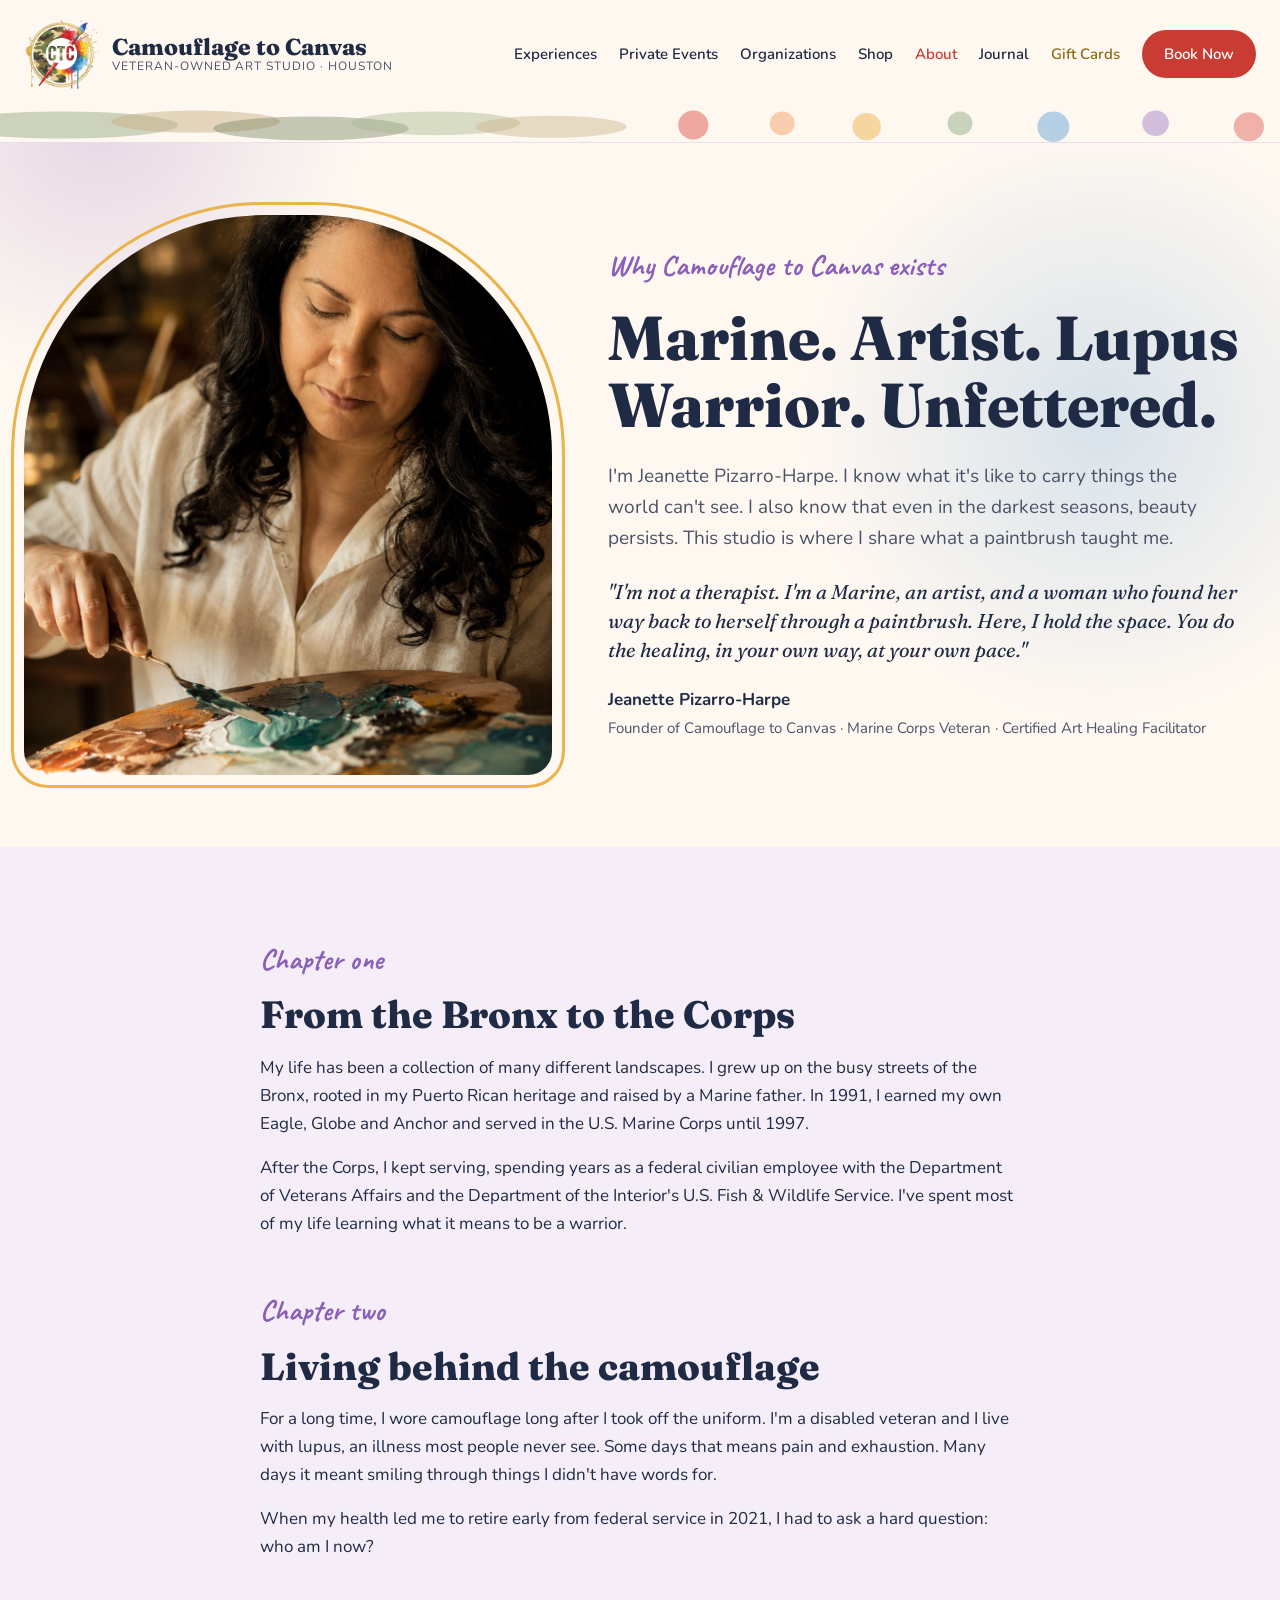
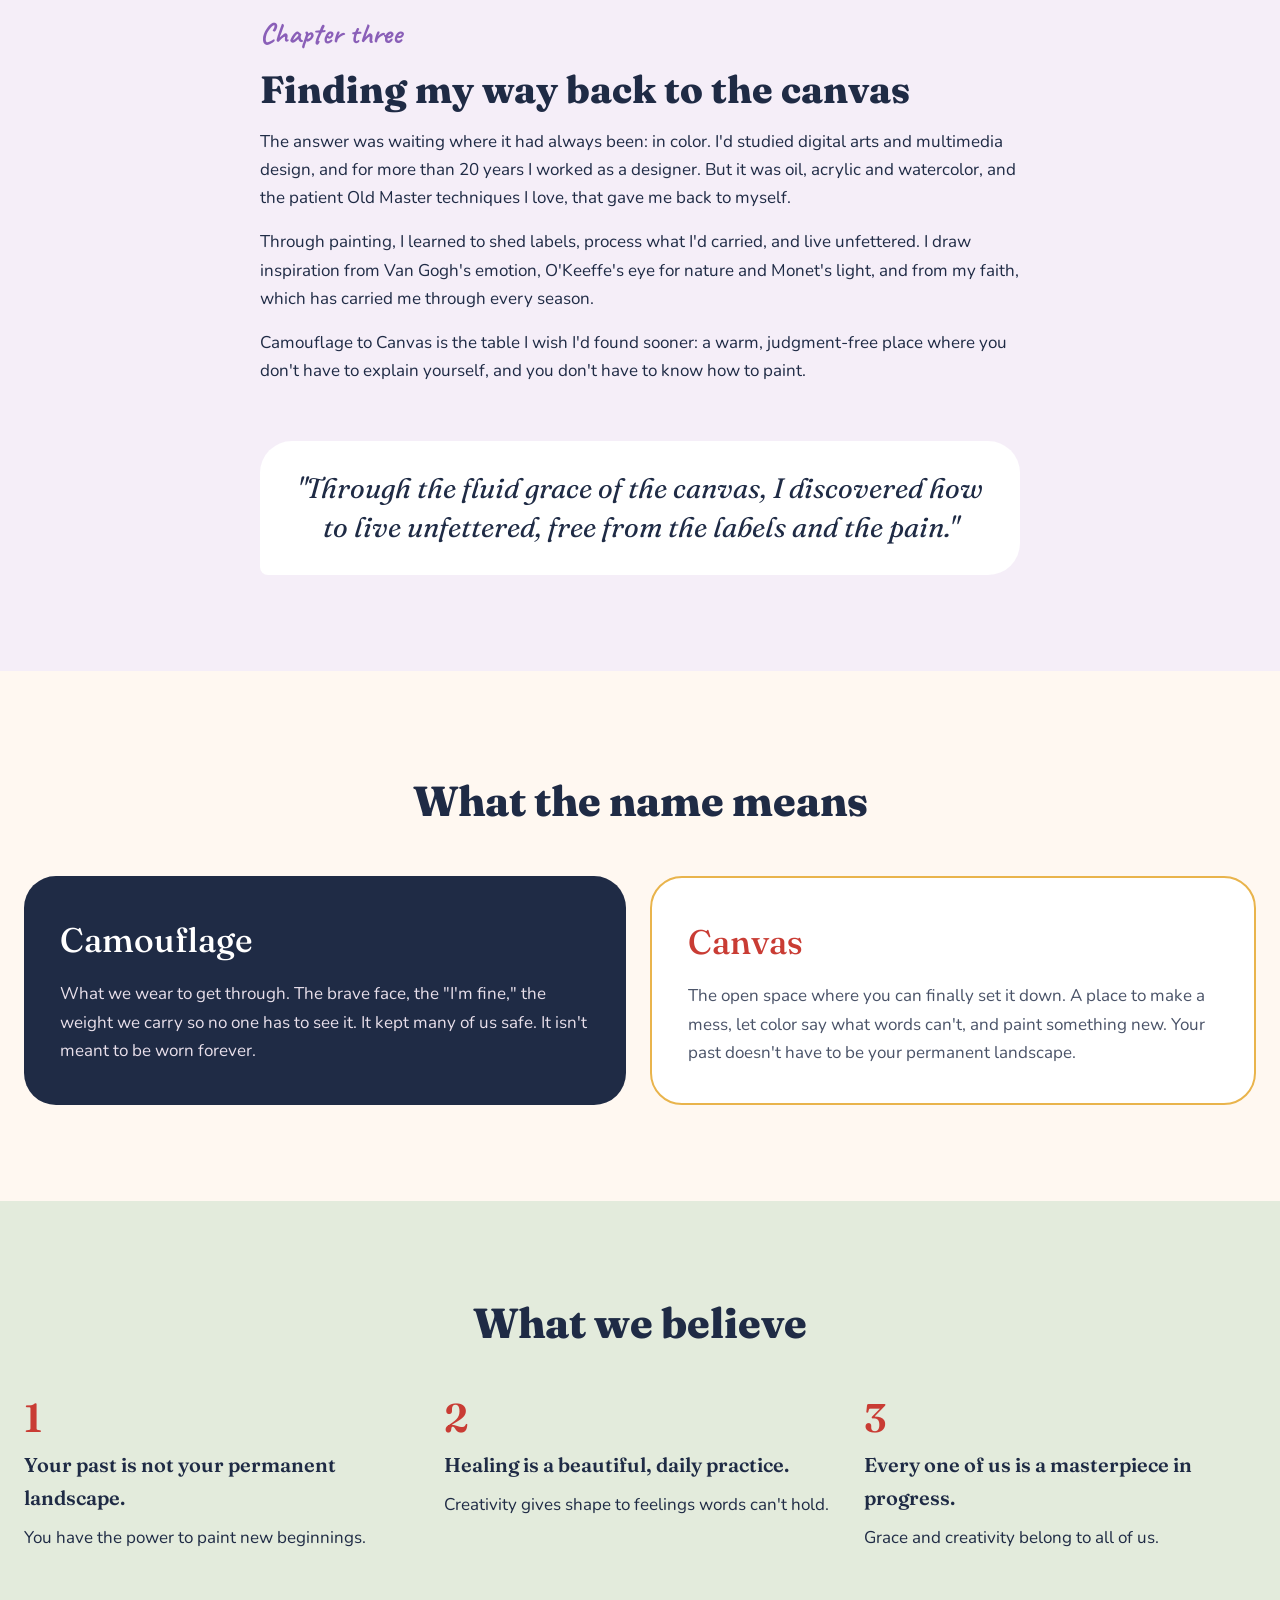
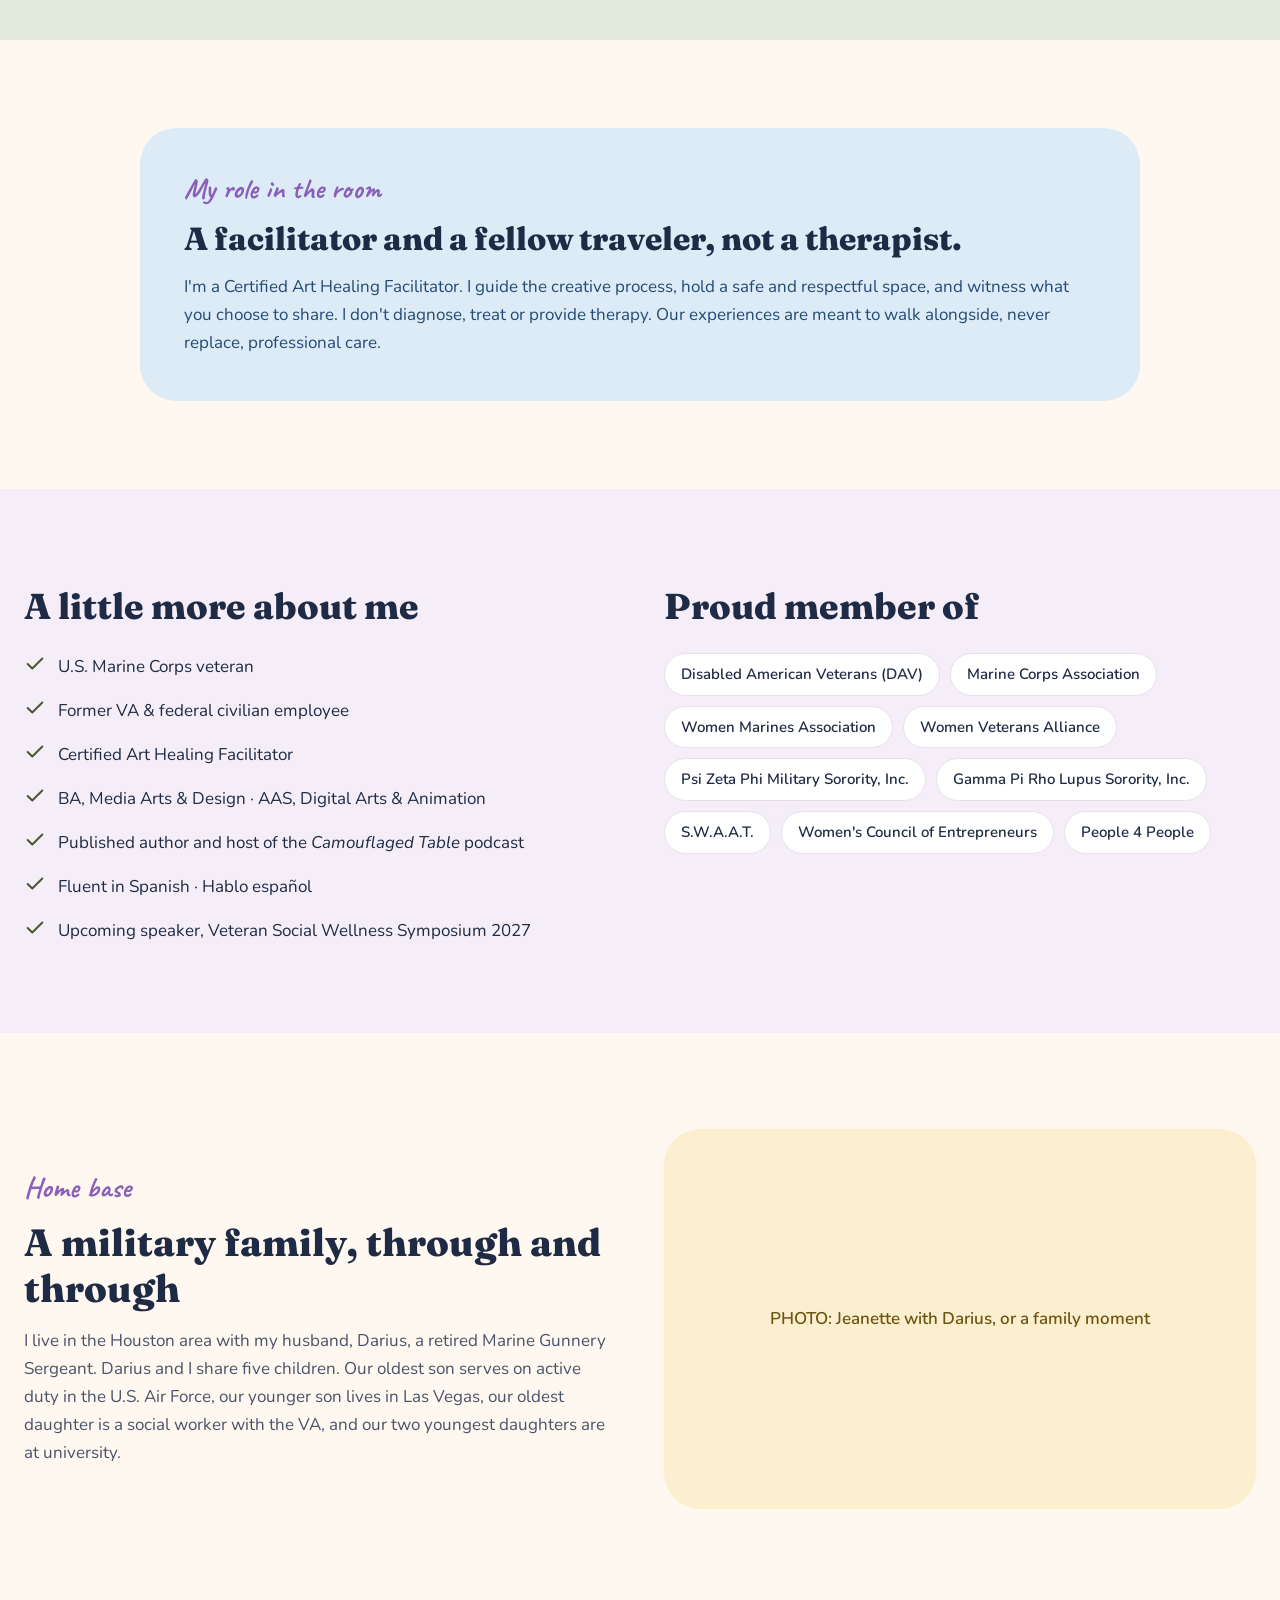
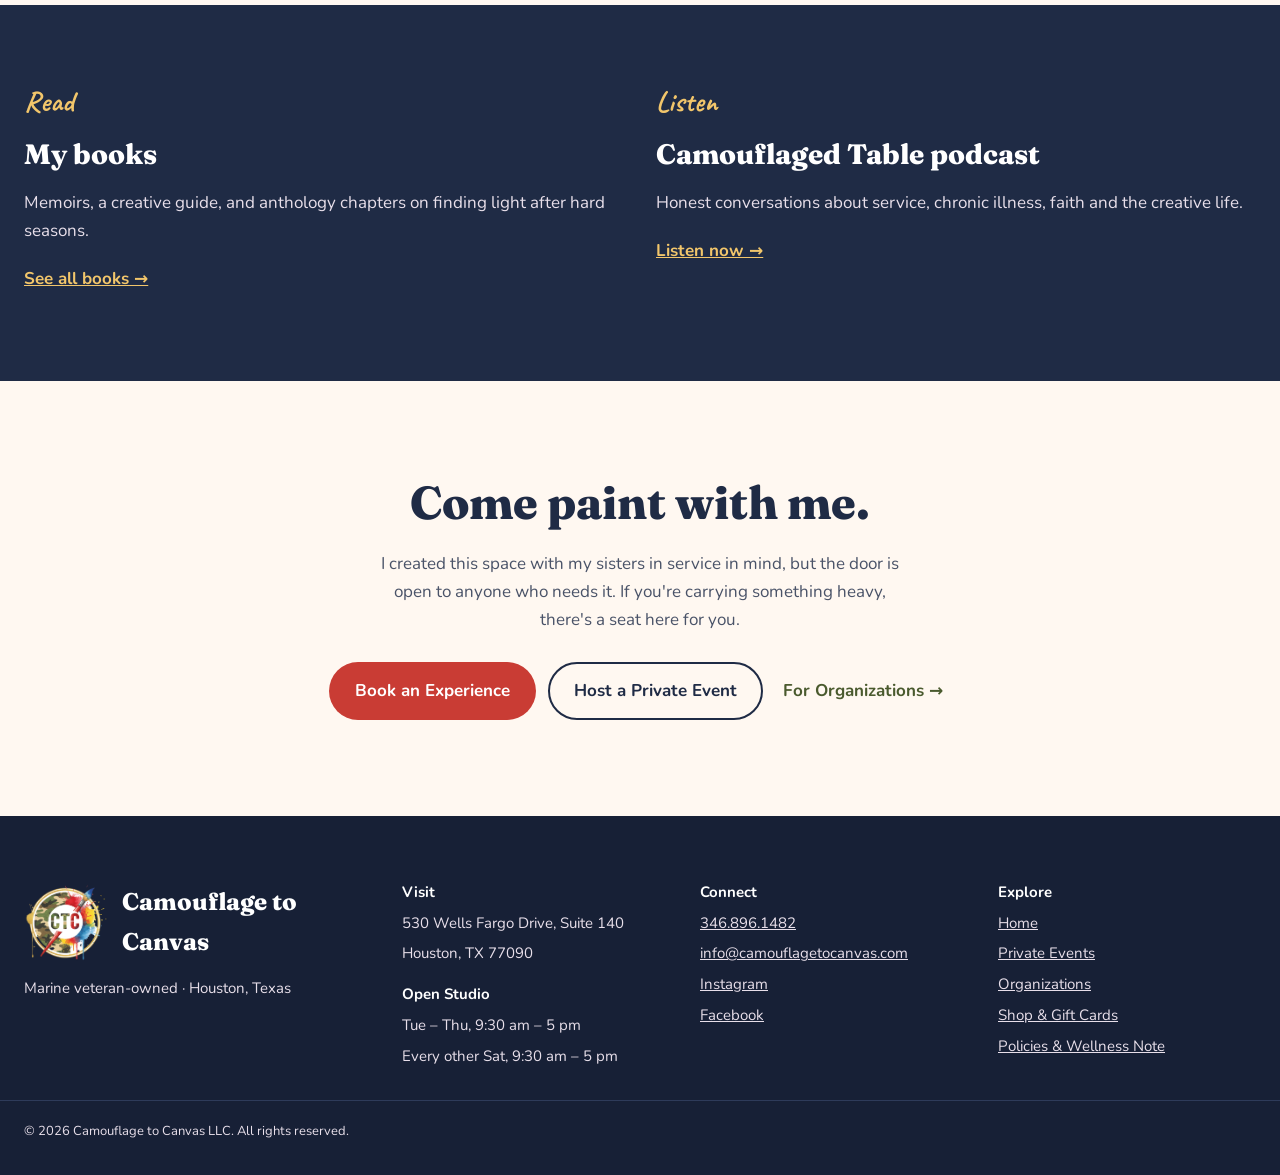
<file: about.html>
<!doctype html>
<html lang="en">
<head>
<meta charset="utf-8">
<meta name="viewport" content="width=device-width, initial-scale=1">
<title>About Jeanette Pizarro-Harpe</title>
<meta name="description" content="Meet Jeanette Pizarro-Harpe: U.S. Marine veteran, Lupus Warrior, artist and Certified Art Healing Facilitator.">
<link rel="icon" type="image/png" href="images/logo.png">
<link rel="preconnect" href="https://fonts.googleapis.com">
<link rel="preconnect" href="https://fonts.gstatic.com" crossorigin>
<link rel="stylesheet" href="https://fonts.googleapis.com/css2?family=Fraunces:ital,opsz,wght@0,9..144,600;0,9..144,800;1,9..144,600&amp;family=Nunito:wght@400;600;700&amp;family=Caveat:wght@600;700&amp;display=swap">
<link rel="stylesheet" href="css/site.css">
</head>
<body>
<div style="width: 100%; position: relative; isolation: isolate; overflow: hidden; background: #FFF8F1; color: #1F2B45; font-family: 'Nunito', system-ui, sans-serif; font-size: 17px; line-height: 1.65">
<div style="position: absolute; z-index: -1; top: -140px; left: -180px; width: 560px; height: 520px; border-radius: 50%; background: radial-gradient(circle at 50% 50%, rgba(155,123,196,0.26), rgba(155,123,196,0) 68%); pointer-events: none"></div><div style="position: absolute; z-index: -1; top: 120px; right: -140px; width: 640px; height: 600px; border-radius: 50%; background: radial-gradient(circle at 50% 50%, rgba(91,155,213,0.24), rgba(91,155,213,0) 68%); pointer-events: none"></div><div style="position: absolute; z-index: -1; top: 1500px; left: -160px; width: 520px; height: 480px; border-radius: 50%; background: radial-gradient(circle at 50% 50%, rgba(233,180,76,0.22), rgba(233,180,76,0) 68%); pointer-events: none"></div>

<!-- Navigation -->
<header style="border-bottom: 1px solid #E8DFEA; background: #FFF8F1">
<nav style="max-width: 1240px; margin: 0 auto; padding: 16px 24px; display: flex; flex-wrap: wrap; align-items: center; justify-content: space-between; gap: 16px">
<a href="index.html" style="display: flex; align-items: center; gap: 12px; text-decoration: none">
<img src="images/logo.png" alt="Camouflage to Canvas logo" style="width: 76px; height: 76px; object-fit: contain">
<div style="display: flex; flex-direction: column; line-height: 1.1">
<span style="font-family: 'Fraunces', Georgia, serif; font-size: 23px; font-weight: 800; color: #1F2B45">Camouflage to Canvas</span>
<span style="font-size: 12px; letter-spacing: 0.08em; text-transform: uppercase; color: #4A5368">Veteran-owned art studio · Houston</span>
</div>
</a>
<div style="display: flex; flex-wrap: wrap; align-items: center; gap: 4px 22px; font-size: 15px; font-weight: 600">
<a href="index.html" style="text-decoration: none; padding: 10px 0">Experiences</a>
<a href="private-events.html" style="text-decoration: none; padding: 10px 0">Private Events</a>
<a href="organizations.html" style="text-decoration: none; padding: 10px 0">Organizations</a>
<a href="shop.html" style="text-decoration: none; padding: 10px 0">Shop</a>
<a href="#top" style="text-decoration: none; padding: 10px 0; color: #C93C34">About</a>
<a href="journal.html" style="text-decoration: none; padding: 10px 0">Journal</a>
<a href="shop.html" style="text-decoration: none; padding: 10px 0; color: #8A6A12">Gift Cards</a>
<a href="index.html" style="text-decoration: none; background: var(--accent); color: #FFFFFF; padding: 12px 22px; border-radius: 999px">Book Now</a>
</div>
</nav>
<svg viewBox="0 0 1440 40" preserveAspectRatio="none" style="display: block; width: 100%; height: 34px" aria-hidden="true"><ellipse cx="70" cy="20" rx="130" ry="16" fill="#8FA27A" opacity="0.45"></ellipse><ellipse cx="220" cy="16" rx="95" ry="13" fill="#C9B48A" opacity="0.5"></ellipse><ellipse cx="350" cy="24" rx="110" ry="14" fill="#6E7D5A" opacity="0.4"></ellipse><ellipse cx="490" cy="18" rx="95" ry="14" fill="#A8B88E" opacity="0.45"></ellipse><ellipse cx="620" cy="22" rx="85" ry="13" fill="#C9B48A" opacity="0.45"></ellipse><circle cx="780" cy="20" r="17" fill="#D9473F" opacity="0.45"></circle><circle cx="880" cy="18" r="14" fill="#EE9A5A" opacity="0.45"></circle><circle cx="975" cy="22" r="16" fill="#E9B44C" opacity="0.5"></circle><circle cx="1080" cy="18" r="14" fill="#8FAE84" opacity="0.5"></circle><circle cx="1185" cy="22" r="18" fill="#5B9BD5" opacity="0.45"></circle><circle cx="1300" cy="18" r="15" fill="#9B7BC4" opacity="0.45"></circle><circle cx="1405" cy="22" r="17" fill="#D9473F" opacity="0.4"></circle></svg>
</header>

<!-- Hero -->
<section id="top" style="max-width: 1240px; margin: 0 auto; padding: 72px 24px 72px; display: flex; flex-wrap: wrap; gap: 56px; align-items: center">
<div style="flex: 1 1 380px; min-width: 0; height: 560px; border-radius: 240px 240px 24px 24px; background: #E3EBDC; border: 2px dashed #B9A6D3; outline: 3px solid #E9B44C; outline-offset: 10px; display: flex; align-items: center; justify-content: center; text-align: center; padding: 32px; box-sizing: border-box; color: #4A5A2E; font-weight: 600; padding: 0; border: none; overflow: hidden"><img src="images/jeanette-painting-today.jpg" alt="Jeanette mixing paint on her palette" style="display: block; width: 100%; height: 100%; object-fit: cover; object-position: center 30%"></div>
<div style="flex: 1 1 500px; min-width: 0; display: flex; flex-direction: column; gap: 22px">
<span style="font-family: 'Caveat', cursive; font-size: 29px; line-height: 1.15; font-weight: 700; color: #8A5FB8">Why Camouflage to Canvas exists</span>
<h1 style="margin: 0; font-family: 'Fraunces', Georgia, serif; font-weight: 800; font-size: clamp(40px, 5vw, 62px); line-height: 1.08">Marine. Artist. Lupus Warrior. Unfettered.</h1>
<p style="margin: 0; font-size: 19px; color: #4A5368; max-width: 32em">I'm Jeanette Pizarro-Harpe. I know what it's like to carry things the world can't see. I also know that even in the darkest seasons, beauty persists. This studio is where I share what a paintbrush taught me.</p>
<p style="margin: 0; font-family: 'Fraunces', Georgia, serif; font-style: italic; font-size: 20px; line-height: 1.45; color: #1F2B45; max-width: 32em">"I'm not a therapist. I'm a Marine, an artist, and a woman who found her way back to herself through a paintbrush. Here, I hold the space. You do the healing, in your own way, at your own pace."</p>
<div style="display: flex; flex-direction: column; gap: 2px"><strong>Jeanette Pizarro-Harpe</strong><span style="color: #4A5368; font-size: 15px">Founder of Camouflage to Canvas · Marine Corps Veteran · Certified Art Healing Facilitator</span></div>
</div>
</section>

<!-- Story -->
<section style="background: #F5EEF8">
<div style="max-width: 760px; margin: 0 auto; padding: 96px 24px; display: flex; flex-direction: column; gap: 56px">

<div style="display: flex; flex-direction: column; gap: 16px">
<span style="font-family: 'Caveat', cursive; font-size: 29px; line-height: 1.15; font-weight: 700; color: #8A5FB8">Chapter one</span>
<h2 style="margin: 0; font-family: 'Fraunces', Georgia, serif; font-weight: 800; font-size: clamp(28px, 3vw, 38px); line-height: 1.2">From the Bronx to the Corps</h2>
<p style="margin: 0">My life has been a collection of many different landscapes. I grew up on the busy streets of the Bronx, rooted in my Puerto Rican heritage and raised by a Marine father. In 1991, I earned my own Eagle, Globe and Anchor and served in the U.S. Marine Corps until 1997.</p>
<p style="margin: 0">After the Corps, I kept serving, spending years as a federal civilian employee with the Department of Veterans Affairs and the Department of the Interior's U.S. Fish &amp; Wildlife Service. I've spent most of my life learning what it means to be a warrior.</p>
</div>

<div style="display: flex; flex-direction: column; gap: 16px">
<span style="font-family: 'Caveat', cursive; font-size: 29px; line-height: 1.15; font-weight: 700; color: #8A5FB8">Chapter two</span>
<h2 style="margin: 0; font-family: 'Fraunces', Georgia, serif; font-weight: 800; font-size: clamp(28px, 3vw, 38px); line-height: 1.2">Living behind the camouflage</h2>
<p style="margin: 0">For a long time, I wore camouflage long after I took off the uniform. I'm a disabled veteran and I live with lupus, an illness most people never see. Some days that means pain and exhaustion. Many days it meant smiling through things I didn't have words for.</p>
<p style="margin: 0">When my health led me to retire early from federal service in 2021, I had to ask a hard question: who am I now?</p>
</div>

<div style="display: flex; flex-direction: column; gap: 16px">
<span style="font-family: 'Caveat', cursive; font-size: 29px; line-height: 1.15; font-weight: 700; color: #8A5FB8">Chapter three</span>
<h2 style="margin: 0; font-family: 'Fraunces', Georgia, serif; font-weight: 800; font-size: clamp(28px, 3vw, 38px); line-height: 1.2">Finding my way back to the canvas</h2>
<p style="margin: 0">The answer was waiting where it had always been: in color. I'd studied digital arts and multimedia design, and for more than 20 years I worked as a designer. But it was oil, acrylic and watercolor, and the patient Old Master techniques I love, that gave me back to myself.</p>
<p style="margin: 0">Through painting, I learned to shed labels, process what I'd carried, and live unfettered. I draw inspiration from Van Gogh's emotion, O'Keeffe's eye for nature and Monet's light, and from my faith, which has carried me through every season.</p>
<p style="margin: 0">Camouflage to Canvas is the table I wish I'd found sooner: a warm, judgment-free place where you don't have to explain yourself, and you don't have to know how to paint.</p>
</div>

<blockquote style="margin: 0; padding: 28px 32px; background: #FFFFFF; border-radius: 32px 32px 32px 8px; font-family: 'Fraunces', Georgia, serif; font-size: clamp(22px, 2.4vw, 28px); font-style: italic; line-height: 1.4; text-align: center">"Through the fluid grace of the canvas, I discovered how to live unfettered, free from the labels and the pain."</blockquote>
</div>
</section>

<!-- The name -->
<section style="max-width: 1240px; margin: 0 auto; padding: 96px 24px">
<h2 style="margin: 0 0 40px; text-align: center; font-family: 'Fraunces', Georgia, serif; font-weight: 800; font-size: clamp(30px, 3.4vw, 42px)">What the name means</h2>
<div style="display: flex; flex-wrap: wrap; gap: 24px">
<div style="flex: 1 1 380px; min-width: 0; background: #1F2B45; color: #FFF8F1; border-radius: 32px; padding: 36px; display: flex; flex-direction: column; gap: 12px">
<span style="font-family: 'Fraunces', Georgia, serif; font-size: 34px; font-weight: 500; color: #FFFFFF">Camouflage</span>
<p style="margin: 0; color: #E8DFEA">What we wear to get through. The brave face, the "I'm fine," the weight we carry so no one has to see it. It kept many of us safe. It isn't meant to be worn forever.</p>
</div>
<div style="flex: 1 1 380px; min-width: 0; background: #FFFFFF; border: 2px solid #E9B44C; border-radius: 32px; padding: 36px; display: flex; flex-direction: column; gap: 12px">
<span style="font-family: 'Fraunces', Georgia, serif; font-size: 34px; font-weight: 500; color: #C93C34">Canvas</span>
<p style="margin: 0; color: #4A5368">The open space where you can finally set it down. A place to make a mess, let color say what words can't, and paint something new. Your past doesn't have to be your permanent landscape.</p>
</div>
</div>
</section>

<!-- Beliefs -->
<section style="background: #E3EBDC">
<div style="max-width: 1240px; margin: 0 auto; padding: 88px 24px">
<h2 style="margin: 0 0 40px; text-align: center; font-family: 'Fraunces', Georgia, serif; font-weight: 800; font-size: clamp(30px, 3.4vw, 42px)">What we believe</h2>
<div style="display: flex; flex-wrap: wrap; gap: 28px">
<div style="flex: 1 1 280px; min-width: 0; display: flex; flex-direction: column; gap: 10px"><span style="font-family: 'Fraunces', Georgia, serif; font-size: 40px; font-weight: 600; color: #C93C34; line-height: 1">1</span><strong style="font-size: 20px; font-family: 'Fraunces', Georgia, serif; font-weight: 600">Your past is not your permanent landscape.</strong><span style="color: #1F2B45">You have the power to paint new beginnings.</span></div>
<div style="flex: 1 1 280px; min-width: 0; display: flex; flex-direction: column; gap: 10px"><span style="font-family: 'Fraunces', Georgia, serif; font-size: 40px; font-weight: 600; color: #C93C34; line-height: 1">2</span><strong style="font-size: 20px; font-family: 'Fraunces', Georgia, serif; font-weight: 600">Healing is a beautiful, daily practice.</strong><span style="color: #1F2B45">Creativity gives shape to feelings words can't hold.</span></div>
<div style="flex: 1 1 280px; min-width: 0; display: flex; flex-direction: column; gap: 10px"><span style="font-family: 'Fraunces', Georgia, serif; font-size: 40px; font-weight: 600; color: #C93C34; line-height: 1">3</span><strong style="font-size: 20px; font-family: 'Fraunces', Georgia, serif; font-weight: 600">Every one of us is a masterpiece in progress.</strong><span style="color: #1F2B45">Grace and creativity belong to all of us.</span></div>
</div>
</div>
</section>

<!-- Role & scope -->
<section style="max-width: 1000px; margin: 0 auto; padding: 88px 24px">
<div style="background: #DDEBF7; border-radius: 36px; padding: clamp(24px, 4vw, 44px); display: flex; flex-direction: column; gap: 14px">
<span style="font-family: 'Caveat', cursive; font-size: 29px; line-height: 1.15; font-weight: 700; color: #8A5FB8">My role in the room</span>
<h2 style="margin: 0; font-family: 'Fraunces', Georgia, serif; font-weight: 800; font-size: clamp(24px, 2.6vw, 32px); line-height: 1.25">A facilitator and a fellow traveler, not a therapist.</h2>
<p style="margin: 0; color: #234A75">I'm a Certified Art Healing Facilitator. I guide the creative process, hold a safe and respectful space, and witness what you choose to share. I don't diagnose, treat or provide therapy. Our experiences are meant to walk alongside, never replace, professional care.</p>
</div>
</section>

<!-- Quick facts + memberships -->
<section style="background: #F5EEF8">
<div style="max-width: 1240px; margin: 0 auto; padding: 88px 24px; display: flex; flex-wrap: wrap; gap: 48px">
<div style="flex: 1 1 460px; min-width: 0; display: flex; flex-direction: column; gap: 16px">
<h2 style="margin: 0; font-family: 'Fraunces', Georgia, serif; font-weight: 800; font-size: clamp(28px, 3vw, 36px)">A little more about me</h2>
<div style="display: flex; gap: 12px; align-items: flex-start"><svg width="22" height="22" viewBox="0 0 24 24" fill="none" stroke="#4A5A2E" stroke-width="2.2" stroke-linecap="round" stroke-linejoin="round"><path d="M20 6L9 17l-5-5"></path></svg><span>U.S. Marine Corps veteran</span></div>
<div style="display: flex; gap: 12px; align-items: flex-start"><svg width="22" height="22" viewBox="0 0 24 24" fill="none" stroke="#4A5A2E" stroke-width="2.2" stroke-linecap="round" stroke-linejoin="round"><path d="M20 6L9 17l-5-5"></path></svg><span>Former VA &amp; federal civilian employee</span></div>
<div style="display: flex; gap: 12px; align-items: flex-start"><svg width="22" height="22" viewBox="0 0 24 24" fill="none" stroke="#4A5A2E" stroke-width="2.2" stroke-linecap="round" stroke-linejoin="round"><path d="M20 6L9 17l-5-5"></path></svg><span>Certified Art Healing Facilitator</span></div>
<div style="display: flex; gap: 12px; align-items: flex-start"><svg width="22" height="22" viewBox="0 0 24 24" fill="none" stroke="#4A5A2E" stroke-width="2.2" stroke-linecap="round" stroke-linejoin="round"><path d="M20 6L9 17l-5-5"></path></svg><span>BA, Media Arts &amp; Design · AAS, Digital Arts &amp; Animation</span></div>
<div style="display: flex; gap: 12px; align-items: flex-start"><svg width="22" height="22" viewBox="0 0 24 24" fill="none" stroke="#4A5A2E" stroke-width="2.2" stroke-linecap="round" stroke-linejoin="round"><path d="M20 6L9 17l-5-5"></path></svg><span>Published author and host of the <em>Camouflaged Table</em> podcast</span></div>
<div style="display: flex; gap: 12px; align-items: flex-start"><svg width="22" height="22" viewBox="0 0 24 24" fill="none" stroke="#4A5A2E" stroke-width="2.2" stroke-linecap="round" stroke-linejoin="round"><path d="M20 6L9 17l-5-5"></path></svg><span>Fluent in Spanish · Hablo español</span></div>
<div style="display: flex; gap: 12px; align-items: flex-start"><svg width="22" height="22" viewBox="0 0 24 24" fill="none" stroke="#4A5A2E" stroke-width="2.2" stroke-linecap="round" stroke-linejoin="round"><path d="M20 6L9 17l-5-5"></path></svg><span>Upcoming speaker, Veteran Social Wellness Symposium 2027</span></div>
</div>
<div style="flex: 1 1 460px; min-width: 0; display: flex; flex-direction: column; gap: 16px">
<h2 style="margin: 0; font-family: 'Fraunces', Georgia, serif; font-weight: 800; font-size: clamp(28px, 3vw, 36px)">Proud member of</h2>
<div style="display: flex; flex-wrap: wrap; gap: 10px">
<span style="background: #FFFFFF; border: 1px solid #E8DFEA; border-radius: 999px; padding: 8px 16px; font-size: 15px; font-weight: 600">Disabled American Veterans (DAV)</span>
<span style="background: #FFFFFF; border: 1px solid #E8DFEA; border-radius: 999px; padding: 8px 16px; font-size: 15px; font-weight: 600">Marine Corps Association</span>
<span style="background: #FFFFFF; border: 1px solid #E8DFEA; border-radius: 999px; padding: 8px 16px; font-size: 15px; font-weight: 600">Women Marines Association</span>
<span style="background: #FFFFFF; border: 1px solid #E8DFEA; border-radius: 999px; padding: 8px 16px; font-size: 15px; font-weight: 600">Women Veterans Alliance</span>
<span style="background: #FFFFFF; border: 1px solid #E8DFEA; border-radius: 999px; padding: 8px 16px; font-size: 15px; font-weight: 600">Psi Zeta Phi Military Sorority, Inc.</span>
<span style="background: #FFFFFF; border: 1px solid #E8DFEA; border-radius: 999px; padding: 8px 16px; font-size: 15px; font-weight: 600">Gamma Pi Rho Lupus Sorority, Inc.</span>
<span style="background: #FFFFFF; border: 1px solid #E8DFEA; border-radius: 999px; padding: 8px 16px; font-size: 15px; font-weight: 600">S.W.A.A.T.</span>
<span style="background: #FFFFFF; border: 1px solid #E8DFEA; border-radius: 999px; padding: 8px 16px; font-size: 15px; font-weight: 600">Women's Council of Entrepreneurs</span>
<span style="background: #FFFFFF; border: 1px solid #E8DFEA; border-radius: 999px; padding: 8px 16px; font-size: 15px; font-weight: 600">People 4 People</span>
</div>
</div>
</div>
</section>

<!-- Family -->
<section style="max-width: 1240px; margin: 0 auto; padding: 96px 24px; display: flex; flex-wrap: wrap; gap: 48px; align-items: center">
<div style="flex: 1 1 420px; min-width: 0; display: flex; flex-direction: column; gap: 16px">
<span style="font-family: 'Caveat', cursive; font-size: 29px; line-height: 1.15; font-weight: 700; color: #8A5FB8">Home base</span>
<h2 style="margin: 0; font-family: 'Fraunces', Georgia, serif; font-weight: 800; font-size: clamp(28px, 3vw, 38px); line-height: 1.2">A military family, through and through</h2>
<p style="margin: 0; color: #4A5368">I live in the Houston area with my husband, Darius, a retired Marine Gunnery Sergeant. Darius and I share five children. Our oldest son serves on active duty in the U.S. Air Force, our younger son lives in Las Vegas, our oldest daughter is a social worker with the VA, and our two youngest daughters are at university.</p>
</div>
<div style="flex: 1 1 420px; min-width: 0; height: 380px; border-radius: 36px; background: #FBEFCF; display: flex; align-items: center; justify-content: center; text-align: center; padding: 32px; box-sizing: border-box; color: #6E5410; font-weight: 600">PHOTO: Jeanette with Darius, or a family moment</div>
</section>

<!-- Books & podcast -->
<section style="background: #1F2B45; color: #FFF8F1">
<div style="max-width: 1240px; margin: 0 auto; padding: 80px 24px; display: flex; flex-wrap: wrap; gap: 32px">
<div style="flex: 1 1 420px; min-width: 0; display: flex; flex-direction: column; gap: 12px">
<span style="font-family: 'Caveat', cursive; font-size: 29px; line-height: 1.15; font-weight: 700; color: #F2C66B">Read</span>
<h3 style="margin: 0; font-family: 'Fraunces', Georgia, serif; font-weight: 800; font-size: 28px; color: #FFFFFF">My books</h3>
<p style="margin: 0; color: #E8DFEA">Memoirs, a creative guide, and anthology chapters on finding light after hard seasons.</p>
<a href="shop.html" style="font-weight: 700; color: #F2C66B; padding: 8px 0">See all books →</a>
</div>
<div style="flex: 1 1 420px; min-width: 0; display: flex; flex-direction: column; gap: 12px">
<span style="font-family: 'Caveat', cursive; font-size: 29px; line-height: 1.15; font-weight: 700; color: #F2C66B">Listen</span>
<h3 style="margin: 0; font-family: 'Fraunces', Georgia, serif; font-weight: 800; font-size: 28px; color: #FFFFFF">Camouflaged Table podcast</h3>
<p style="margin: 0; color: #E8DFEA">Honest conversations about service, chronic illness, faith and the creative life.</p>
<a href="journal.html" style="font-weight: 700; color: #F2C66B; padding: 8px 0">Listen now →</a>
</div>
</div>
</section>

<!-- CTA -->
<section style="max-width: 900px; margin: 0 auto; padding: 96px 24px; text-align: center; display: flex; flex-direction: column; gap: 20px; align-items: center">
<h2 style="margin: 0; font-family: 'Fraunces', Georgia, serif; font-weight: 800; font-size: clamp(32px, 3.8vw, 46px); line-height: 1.15">Come paint with me.</h2>
<p style="margin: 0; color: #4A5368; max-width: 32em">I created this space with my sisters in service in mind, but the door is open to anyone who needs it. If you're carrying something heavy, there's a seat here for you.</p>
<div style="display: flex; flex-wrap: wrap; justify-content: center; gap: 12px; padding-top: 8px">
<a href="index.html" style="text-decoration: none; background: var(--accent); color: #FFFFFF; font-weight: 700; padding: 15px 26px; border-radius: 999px">Book an Experience</a>
<a href="private-events.html" style="text-decoration: none; border: 2px solid #1F2B45; color: #1F2B45; font-weight: 700; padding: 13px 24px; border-radius: 999px">Host a Private Event</a>
<a href="organizations.html" style="text-decoration: none; color: #4A5A2E; font-weight: 700; padding: 15px 8px">For Organizations →</a>
</div>
</section>

<!-- Footer -->
<footer style="background: #172036; color: #E8DFEA">
<div style="max-width: 1240px; margin: 0 auto; padding: 64px 24px 32px; display: flex; flex-wrap: wrap; gap: 40px; justify-content: space-between">
<div style="flex: 1 1 280px; min-width: 0; display: flex; flex-direction: column; gap: 12px">
<div style="display: flex; align-items: center; gap: 14px"><img src="images/logo.png" alt="Camouflage to Canvas logo" style="width: 84px; height: 84px; object-fit: contain"><span style="font-family: 'Fraunces', Georgia, serif; font-weight: 800; font-size: 24px; color: #FFFFFF">Camouflage to Canvas</span></div>
<span style="font-size: 15px">Marine veteran-owned · Houston, Texas</span>
</div>
<div style="flex: 1 1 200px; min-width: 0; display: flex; flex-direction: column; gap: 6px; font-size: 15px">
<strong style="color: #FFFFFF">Visit</strong>
<span>530 Wells Fargo Drive, Suite 140</span>
<span>Houston, TX 77090</span>
<strong style="color: #FFFFFF; padding-top: 10px">Open Studio</strong>
<span>Tue – Thu, 9:30 am – 5 pm</span>
<span>Every other Sat, 9:30 am – 5 pm</span>
</div>
<div style="flex: 1 1 200px; min-width: 0; display: flex; flex-direction: column; gap: 6px; font-size: 15px">
<strong style="color: #FFFFFF">Connect</strong>
<a href="tel:3468961482" style="color: #E8DFEA">346.896.1482</a>
<a href="mailto:info@camouflagetocanvas.com" style="color: #E8DFEA">info@camouflagetocanvas.com</a>
<a href="https://instagram.com/camouflage_to_canvas" style="color: #E8DFEA">Instagram</a>
<a href="https://facebook.com/pizarrojj" style="color: #E8DFEA">Facebook</a>
</div>
<div style="flex: 1 1 200px; min-width: 0; display: flex; flex-direction: column; gap: 6px; font-size: 15px">
<strong style="color: #FFFFFF">Explore</strong>
<a href="index.html" style="color: #E8DFEA">Home</a>
<a href="private-events.html" style="color: #E8DFEA">Private Events</a>
<a href="organizations.html" style="color: #E8DFEA">Organizations</a>
<a href="shop.html" style="color: #E8DFEA">Shop &amp; Gift Cards</a>
<a href="index.html" style="color: #E8DFEA">Policies &amp; Wellness Note</a>
</div>
</div>
<div style="max-width: 1240px; margin: 0 auto; padding: 20px 24px 32px; border-top: 1px solid #2E3B5A; font-size: 13px">© 2026 Camouflage to Canvas LLC. All rights reserved.</div>
</footer>

</div>
</body>
</html>
</file>
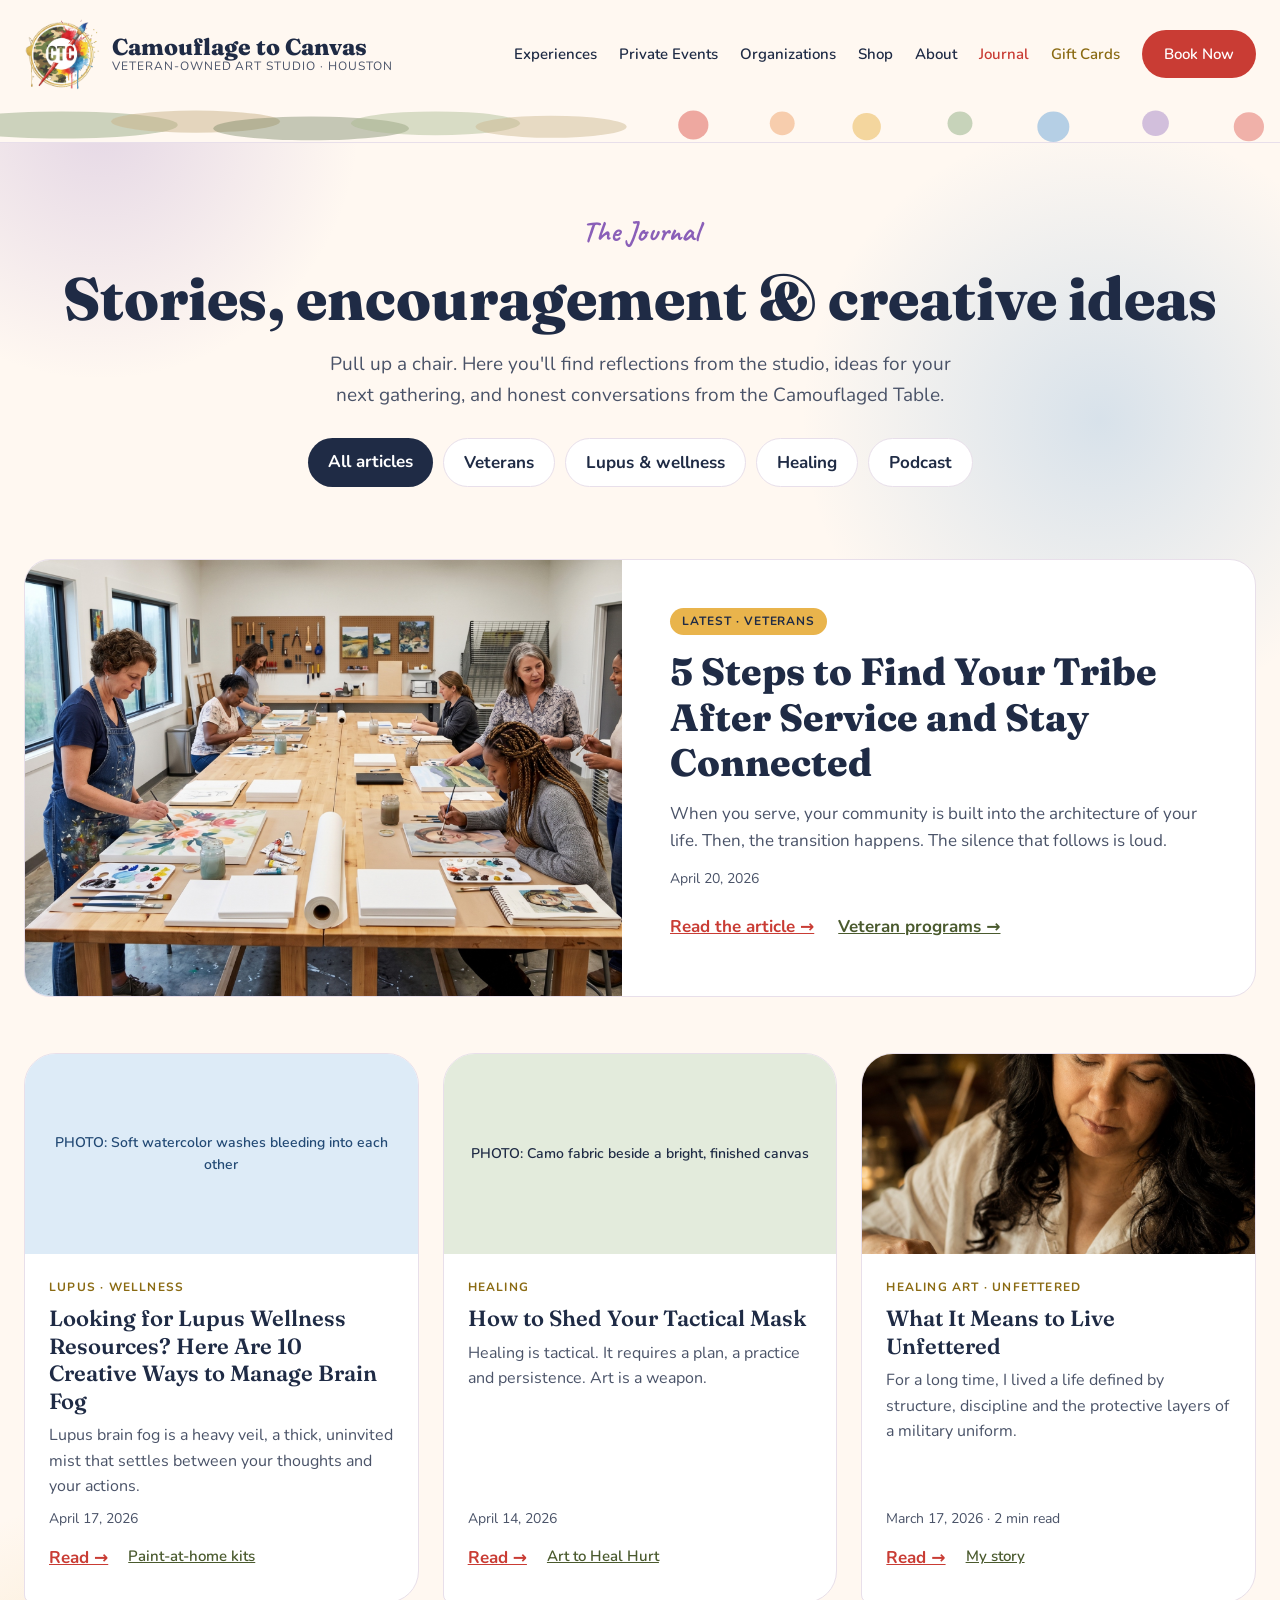
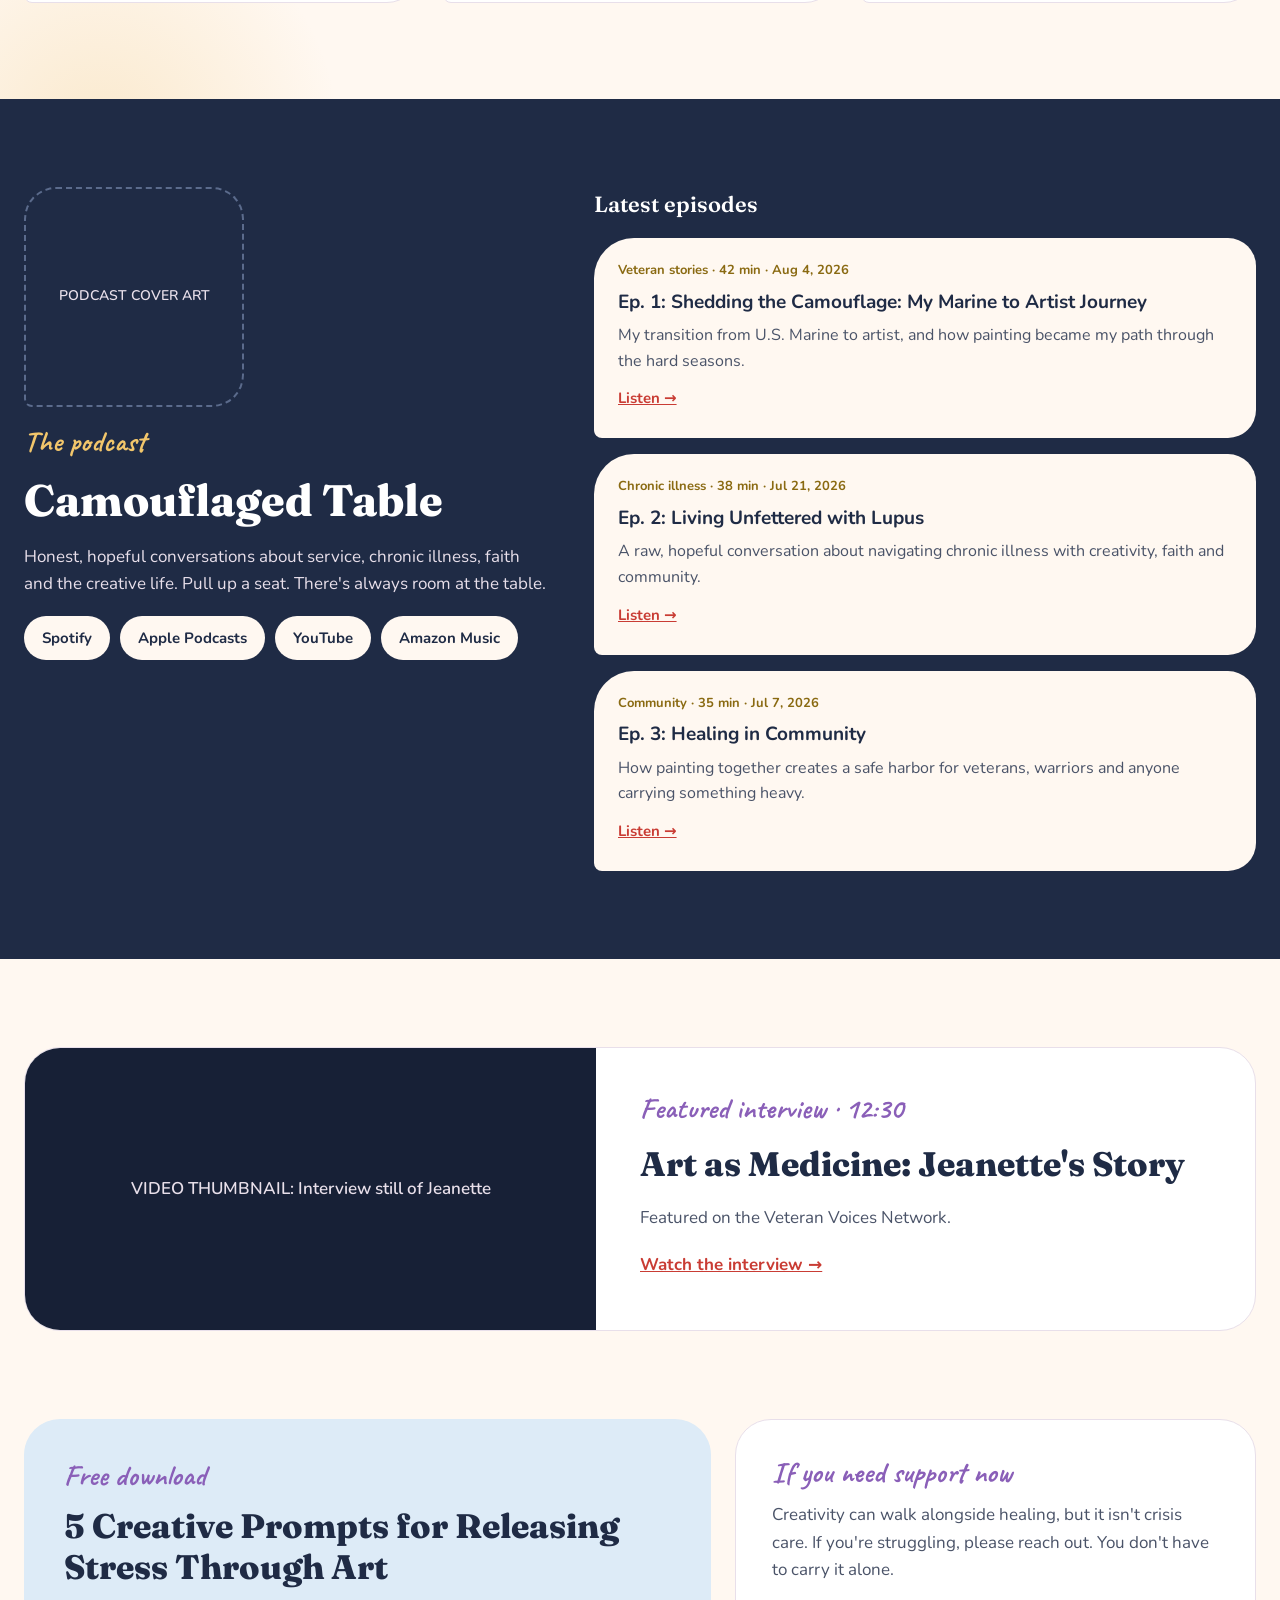
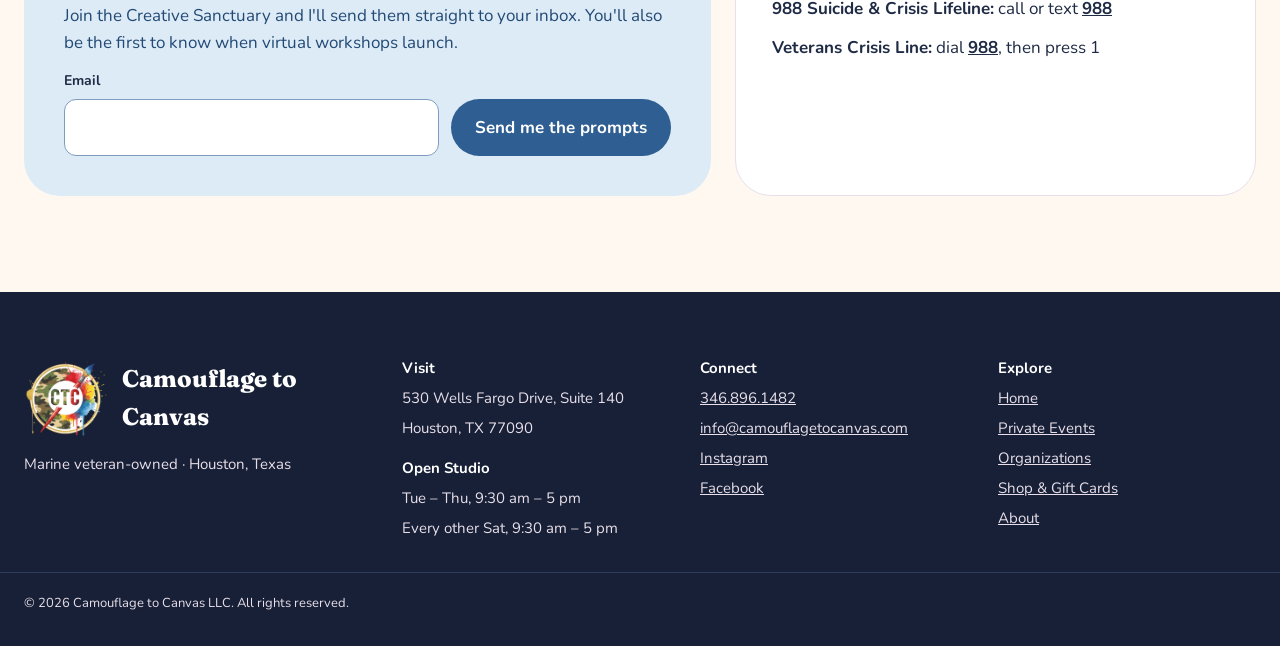
<file: journal.html>
<!doctype html>
<html lang="en">
<head>
<meta charset="utf-8">
<meta name="viewport" content="width=device-width, initial-scale=1">
<title>The Camouflage to Canvas Journal</title>
<meta name="description" content="Stories, creative prompts and the Camouflaged Table podcast from Camouflage to Canvas.">
<link rel="icon" type="image/png" href="images/logo.png">
<link rel="preconnect" href="https://fonts.googleapis.com">
<link rel="preconnect" href="https://fonts.gstatic.com" crossorigin>
<link rel="stylesheet" href="https://fonts.googleapis.com/css2?family=Fraunces:ital,opsz,wght@0,9..144,600;0,9..144,800;1,9..144,600&amp;family=Nunito:wght@400;600;700&amp;family=Caveat:wght@600;700&amp;display=swap">
<link rel="stylesheet" href="css/site.css">
</head>
<body>
<div style="width: 100%; position: relative; isolation: isolate; overflow: hidden; background: #FFF8F1; color: #1F2B45; font-family: 'Nunito', system-ui, sans-serif; font-size: 17px; line-height: 1.6">
<div style="position: absolute; z-index: -1; top: -140px; left: -180px; width: 560px; height: 520px; border-radius: 50%; background: radial-gradient(circle at 50% 50%, rgba(155,123,196,0.26), rgba(155,123,196,0) 68%); pointer-events: none"></div><div style="position: absolute; z-index: -1; top: 120px; right: -140px; width: 640px; height: 600px; border-radius: 50%; background: radial-gradient(circle at 50% 50%, rgba(91,155,213,0.24), rgba(91,155,213,0) 68%); pointer-events: none"></div><div style="position: absolute; z-index: -1; top: 1500px; left: -160px; width: 520px; height: 480px; border-radius: 50%; background: radial-gradient(circle at 50% 50%, rgba(233,180,76,0.22), rgba(233,180,76,0) 68%); pointer-events: none"></div>

<!-- Navigation -->
<header style="border-bottom: 1px solid #E8DFEA; background: #FFF8F1">
<nav style="max-width: 1240px; margin: 0 auto; padding: 16px 24px; display: flex; flex-wrap: wrap; align-items: center; justify-content: space-between; gap: 16px">
<a href="index.html" style="display: flex; align-items: center; gap: 12px; text-decoration: none">
<img src="images/logo.png" alt="Camouflage to Canvas logo" style="width: 76px; height: 76px; object-fit: contain">
<div style="display: flex; flex-direction: column; line-height: 1.1">
<span style="font-family: 'Fraunces', Georgia, serif; font-size: 23px; font-weight: 800; color: #1F2B45">Camouflage to Canvas</span>
<span style="font-size: 12px; letter-spacing: 0.08em; text-transform: uppercase; color: #4A5368">Veteran-owned art studio · Houston</span>
</div>
</a>
<div style="display: flex; flex-wrap: wrap; align-items: center; gap: 4px 22px; font-size: 15px; font-weight: 600">
<a href="index.html" style="text-decoration: none; padding: 10px 0">Experiences</a>
<a href="private-events.html" style="text-decoration: none; padding: 10px 0">Private Events</a>
<a href="organizations.html" style="text-decoration: none; padding: 10px 0">Organizations</a>
<a href="shop.html" style="text-decoration: none; padding: 10px 0">Shop</a>
<a href="about.html" style="text-decoration: none; padding: 10px 0">About</a>
<a href="#top" style="text-decoration: none; padding: 10px 0; color: #C93C34">Journal</a>
<a href="shop.html" style="text-decoration: none; padding: 10px 0; color: #8A6A12">Gift Cards</a>
<a href="index.html" style="text-decoration: none; background: var(--accent); color: #FFFFFF; padding: 12px 22px; border-radius: 999px">Book Now</a>
</div>
</nav>
<svg viewBox="0 0 1440 40" preserveAspectRatio="none" style="display: block; width: 100%; height: 34px" aria-hidden="true"><ellipse cx="70" cy="20" rx="130" ry="16" fill="#8FA27A" opacity="0.45"></ellipse><ellipse cx="220" cy="16" rx="95" ry="13" fill="#C9B48A" opacity="0.5"></ellipse><ellipse cx="350" cy="24" rx="110" ry="14" fill="#6E7D5A" opacity="0.4"></ellipse><ellipse cx="490" cy="18" rx="95" ry="14" fill="#A8B88E" opacity="0.45"></ellipse><ellipse cx="620" cy="22" rx="85" ry="13" fill="#C9B48A" opacity="0.45"></ellipse><circle cx="780" cy="20" r="17" fill="#D9473F" opacity="0.45"></circle><circle cx="880" cy="18" r="14" fill="#EE9A5A" opacity="0.45"></circle><circle cx="975" cy="22" r="16" fill="#E9B44C" opacity="0.5"></circle><circle cx="1080" cy="18" r="14" fill="#8FAE84" opacity="0.5"></circle><circle cx="1185" cy="22" r="18" fill="#5B9BD5" opacity="0.45"></circle><circle cx="1300" cy="18" r="15" fill="#9B7BC4" opacity="0.45"></circle><circle cx="1405" cy="22" r="17" fill="#D9473F" opacity="0.4"></circle></svg>
</header>

<!-- Hero -->
<section id="top" style="max-width: 1240px; margin: 0 auto; padding: 72px 24px 40px; text-align: center; display: flex; flex-direction: column; gap: 18px; align-items: center">
<span style="font-family: 'Caveat', cursive; font-size: 29px; line-height: 1.15; font-weight: 700; color: #8A5FB8">The Journal</span>
<h1 style="margin: 0; font-family: 'Fraunces', Georgia, serif; font-weight: 800; font-size: clamp(40px, 5vw, 60px); line-height: 1.08">Stories, encouragement &amp; creative ideas</h1>
<p style="margin: 0; font-size: 19px; color: #4A5368; max-width: 34em">Pull up a chair. Here you'll find reflections from the studio, ideas for your next gathering, and honest conversations from the Camouflaged Table.</p>
<div style="display: flex; flex-wrap: wrap; justify-content: center; gap: 10px; padding-top: 10px">
<a href="#articles" style="text-decoration: none; background: #1F2B45; color: #FFFFFF; border-radius: 999px; padding: 10px 20px; font-weight: 700">All articles</a>
<a href="#articles" style="text-decoration: none; background: #FFFFFF; border: 1px solid #E8DFEA; border-radius: 999px; padding: 10px 20px; font-weight: 700">Veterans</a>
<a href="#articles" style="text-decoration: none; background: #FFFFFF; border: 1px solid #E8DFEA; border-radius: 999px; padding: 10px 20px; font-weight: 700">Lupus &amp; wellness</a>
<a href="#articles" style="text-decoration: none; background: #FFFFFF; border: 1px solid #E8DFEA; border-radius: 999px; padding: 10px 20px; font-weight: 700">Healing</a>
<a href="#podcast" style="text-decoration: none; background: #FFFFFF; border: 1px solid #E8DFEA; border-radius: 999px; padding: 10px 20px; font-weight: 700">Podcast</a>
</div>
</section>

<!-- Featured article -->
<section style="max-width: 1240px; margin: 0 auto; padding: 32px 24px 56px">
<div style="background: #FFFFFF; border: 1px solid #E8DFEA; border-radius: 26px; overflow: hidden; display: flex; flex-wrap: wrap">
<div style="flex: 1 1 480px; min-width: 0; min-height: 380px; background: #E3EBDC; display: flex; align-items: center; justify-content: center; text-align: center; padding: 32px; box-sizing: border-box; color: #4A5A2E; font-weight: 600; padding: 0; border: none; overflow: hidden"><img src="images/studio-open-tables.jpg" alt="Painters working at long tables in the Camouflage to Canvas studio" style="display: block; width: 100%; height: 100%; object-fit: cover; object-position: center"></div>
<div style="flex: 1 1 420px; min-width: 0; padding: clamp(24px, 4vw, 48px); display: flex; flex-direction: column; gap: 14px; justify-content: center">
<span style="align-self: flex-start; background: #E9B44C; color: #1F2B45; font-size: 12px; font-weight: 700; letter-spacing: 0.08em; text-transform: uppercase; border-radius: 999px; padding: 4px 12px">Latest · Veterans</span>
<h2 style="margin: 0; font-family: 'Fraunces', Georgia, serif; font-weight: 800; font-size: clamp(28px, 3vw, 38px); line-height: 1.2">5 Steps to Find Your Tribe After Service and Stay Connected</h2>
<p style="margin: 0; color: #4A5368">When you serve, your community is built into the architecture of your life. Then, the transition happens. The silence that follows is loud.</p>
<span style="font-size: 14px; color: #4A5368">April 20, 2026</span>
<div style="display: flex; flex-wrap: wrap; gap: 8px 24px"><a href="https://jeanettepizarroharpe.com/post/5-steps-to-find-your-tribe-after-service-and-stay-connected" style="font-weight: 700; color: #C93C34; padding: 8px 0">Read the article →</a><a href="organizations.html" style="font-weight: 700; color: #4A5A2E; padding: 8px 0">Veteran programs →</a></div>
</div>
</div>
</section>

<!-- Articles -->
<section id="articles" style="max-width: 1240px; margin: 0 auto; padding: 0 24px 96px">
<div style="display: flex; flex-wrap: wrap; gap: 24px">

<article style="flex: 1 1 340px; min-width: 0; background: #FFFFFF; border: 1px solid #E8DFEA; border-radius: 32px 32px 32px 8px; overflow: hidden; display: flex; flex-direction: column">
<div style="height: 200px; background: #DDEBF7; display: flex; align-items: center; justify-content: center; text-align: center; padding: 20px; box-sizing: border-box; color: #234A75; font-size: 14px; font-weight: 600">PHOTO: Soft watercolor washes bleeding into each other</div>
<div style="padding: 24px; display: flex; flex-direction: column; gap: 8px; flex-grow: 1">
<span style="font-size: 12px; letter-spacing: 0.1em; text-transform: uppercase; font-weight: 700; color: #8A6A12">Lupus · Wellness</span>
<h3 style="margin: 0; font-family: 'Fraunces', Georgia, serif; font-weight: 600; font-size: 22px; line-height: 1.25">Looking for Lupus Wellness Resources? Here Are 10 Creative Ways to Manage Brain Fog</h3>
<p style="margin: 0; color: #4A5368; font-size: 16px; flex-grow: 1">Lupus brain fog is a heavy veil, a thick, uninvited mist that settles between your thoughts and your actions.</p>
<span style="font-size: 14px; color: #4A5368">April 17, 2026</span>
<div style="display: flex; flex-wrap: wrap; gap: 4px 20px"><a href="https://jeanettepizarroharpe.com/post/10-creative-ways-to-manage-brain-fog" style="font-weight: 700; color: #C93C34; padding: 6px 0">Read →</a><a href="shop.html" style="font-weight: 600; color: #4A5A2E; font-size: 15px; padding: 6px 0">Paint-at-home kits</a></div>
</div>
</article>

<article style="flex: 1 1 340px; min-width: 0; background: #FFFFFF; border: 1px solid #E8DFEA; border-radius: 32px 32px 32px 8px; overflow: hidden; display: flex; flex-direction: column">
<div style="height: 200px; background: #E3EBDC; display: flex; align-items: center; justify-content: center; text-align: center; padding: 20px; box-sizing: border-box; color: #1F2B45; font-size: 14px; font-weight: 600">PHOTO: Camo fabric beside a bright, finished canvas</div>
<div style="padding: 24px; display: flex; flex-direction: column; gap: 8px; flex-grow: 1">
<span style="font-size: 12px; letter-spacing: 0.1em; text-transform: uppercase; font-weight: 700; color: #8A6A12">Healing</span>
<h3 style="margin: 0; font-family: 'Fraunces', Georgia, serif; font-weight: 600; font-size: 22px; line-height: 1.25">How to Shed Your Tactical Mask</h3>
<p style="margin: 0; color: #4A5368; font-size: 16px; flex-grow: 1">Healing is tactical. It requires a plan, a practice and persistence. Art is a weapon.</p>
<span style="font-size: 14px; color: #4A5368">April 14, 2026</span>
<div style="display: flex; flex-wrap: wrap; gap: 4px 20px"><a href="https://jeanettepizarroharpe.com/post/how-to-shed-your-tactical-mask" style="font-weight: 700; color: #C93C34; padding: 6px 0">Read →</a><a href="index.html" style="font-weight: 600; color: #4A5A2E; font-size: 15px; padding: 6px 0">Art to Heal Hurt</a></div>
</div>
</article>

<article style="flex: 1 1 340px; min-width: 0; background: #FFFFFF; border: 1px solid #E8DFEA; border-radius: 32px 32px 32px 8px; overflow: hidden; display: flex; flex-direction: column">
<div style="height: 200px; background: #FBEFCF; display: flex; align-items: center; justify-content: center; text-align: center; padding: 20px; box-sizing: border-box; color: #6E5410; font-size: 14px; font-weight: 600; padding: 0; border: none; overflow: hidden"><img src="images/jeanette-painting-today.jpg" alt="Jeanette mixing paint on her palette" style="display: block; width: 100%; height: 100%; object-fit: cover; object-position: center 30%"></div>
<div style="padding: 24px; display: flex; flex-direction: column; gap: 8px; flex-grow: 1">
<span style="font-size: 12px; letter-spacing: 0.1em; text-transform: uppercase; font-weight: 700; color: #8A6A12">Healing art · Unfettered</span>
<h3 style="margin: 0; font-family: 'Fraunces', Georgia, serif; font-weight: 600; font-size: 22px; line-height: 1.25">What It Means to Live Unfettered</h3>
<p style="margin: 0; color: #4A5368; font-size: 16px; flex-grow: 1">For a long time, I lived a life defined by structure, discipline and the protective layers of a military uniform.</p>
<span style="font-size: 14px; color: #4A5368">March 17, 2026 · 2 min read</span>
<div style="display: flex; flex-wrap: wrap; gap: 4px 20px"><a href="https://jeanettepizarroharpe.com/post/what-it-means-to-live-unfettered" style="font-weight: 700; color: #C93C34; padding: 6px 0">Read →</a><a href="about.html" style="font-weight: 600; color: #4A5A2E; font-size: 15px; padding: 6px 0">My story</a></div>
</div>
</article>

</div>
</section>

<!-- Podcast -->
<section id="podcast" style="background: #1F2B45; color: #FFF8F1">
<div style="max-width: 1240px; margin: 0 auto; padding: 88px 24px; display: flex; flex-wrap: wrap; gap: 48px">
<div style="flex: 1 1 380px; min-width: 0; display: flex; flex-direction: column; gap: 18px">
<div style="width: 220px; height: 220px; border-radius: 32px 32px 32px 8px; background: #1F2B45; border: 2px dashed #5B6B8C; display: flex; align-items: center; justify-content: center; text-align: center; padding: 16px; box-sizing: border-box; color: #E8DFEA; font-size: 14px; font-weight: 600">PODCAST COVER ART</div>
<span style="font-family: 'Caveat', cursive; font-size: 29px; line-height: 1.15; font-weight: 700; color: #F2C66B">The podcast</span>
<h2 style="margin: 0; font-family: 'Fraunces', Georgia, serif; font-weight: 800; font-size: clamp(32px, 3.6vw, 44px); line-height: 1.12; color: #FFFFFF">Camouflaged Table</h2>
<p style="margin: 0; color: #E8DFEA">Honest, hopeful conversations about service, chronic illness, faith and the creative life. Pull up a seat. There's always room at the table.</p>
<div style="display: flex; flex-wrap: wrap; gap: 10px">
<a href="#podcast" style="text-decoration: none; background: #FFF8F1; color: #1F2B45; font-weight: 700; padding: 10px 18px; border-radius: 999px; font-size: 15px">Spotify</a>
<a href="#podcast" style="text-decoration: none; background: #FFF8F1; color: #1F2B45; font-weight: 700; padding: 10px 18px; border-radius: 999px; font-size: 15px">Apple Podcasts</a>
<a href="#podcast" style="text-decoration: none; background: #FFF8F1; color: #1F2B45; font-weight: 700; padding: 10px 18px; border-radius: 999px; font-size: 15px">YouTube</a>
<a href="#podcast" style="text-decoration: none; background: #FFF8F1; color: #1F2B45; font-weight: 700; padding: 10px 18px; border-radius: 999px; font-size: 15px">Amazon Music</a>
</div>
</div>
<div style="flex: 1 1 520px; min-width: 0; display: flex; flex-direction: column; gap: 16px">
<strong style="font-family: 'Fraunces', Georgia, serif; font-size: 22px; font-weight: 600; color: #FFFFFF">Latest episodes</strong>

<div style="background: #FFF8F1; color: #1F2B45; border-radius: 40px 28px 28px 8px; padding: 22px 24px; display: flex; flex-direction: column; gap: 6px">
<span style="font-size: 13px; font-weight: 700; color: #8A6A12">Veteran stories · 42 min · Aug 4, 2026</span>
<strong style="font-size: 19px">Ep. 1: Shedding the Camouflage: My Marine to Artist Journey</strong>
<span style="color: #4A5368; font-size: 16px">My transition from U.S. Marine to artist, and how painting became my path through the hard seasons.</span>
<a href="#podcast" style="font-weight: 700; color: #C93C34; padding: 6px 0; font-size: 15px">Listen →</a>
</div>

<div style="background: #FFF8F1; color: #1F2B45; border-radius: 40px 28px 28px 8px; padding: 22px 24px; display: flex; flex-direction: column; gap: 6px">
<span style="font-size: 13px; font-weight: 700; color: #8A6A12">Chronic illness · 38 min · Jul 21, 2026</span>
<strong style="font-size: 19px">Ep. 2: Living Unfettered with Lupus</strong>
<span style="color: #4A5368; font-size: 16px">A raw, hopeful conversation about navigating chronic illness with creativity, faith and community.</span>
<a href="#podcast" style="font-weight: 700; color: #C93C34; padding: 6px 0; font-size: 15px">Listen →</a>
</div>

<div style="background: #FFF8F1; color: #1F2B45; border-radius: 40px 28px 28px 8px; padding: 22px 24px; display: flex; flex-direction: column; gap: 6px">
<span style="font-size: 13px; font-weight: 700; color: #8A6A12">Community · 35 min · Jul 7, 2026</span>
<strong style="font-size: 19px">Ep. 3: Healing in Community</strong>
<span style="color: #4A5368; font-size: 16px">How painting together creates a safe harbor for veterans, warriors and anyone carrying something heavy.</span>
<a href="#podcast" style="font-weight: 700; color: #C93C34; padding: 6px 0; font-size: 15px">Listen →</a>
</div>

</div>
</div>
</section>

<!-- Featured interview -->
<section style="max-width: 1240px; margin: 0 auto; padding: 88px 24px 40px">
<div style="background: #FFFFFF; border: 1px solid #E8DFEA; border-radius: 36px; overflow: hidden; display: flex; flex-wrap: wrap; align-items: stretch">
<div style="flex: 1 1 420px; min-width: 0; min-height: 280px; background: #172036; display: flex; align-items: center; justify-content: center; text-align: center; padding: 24px; box-sizing: border-box; color: #E8DFEA; font-weight: 600">VIDEO THUMBNAIL: Interview still of Jeanette</div>
<div style="flex: 1 1 420px; min-width: 0; padding: clamp(24px, 4vw, 44px); display: flex; flex-direction: column; gap: 12px; justify-content: center">
<span style="font-family: 'Caveat', cursive; font-size: 29px; line-height: 1.15; font-weight: 700; color: #8A5FB8">Featured interview · 12:30</span>
<h2 style="margin: 0; font-family: 'Fraunces', Georgia, serif; font-weight: 800; font-size: clamp(26px, 2.8vw, 34px)">Art as Medicine: Jeanette's Story</h2>
<p style="margin: 0; color: #4A5368">Featured on the Veteran Voices Network.</p>
<a href="#top" style="font-weight: 700; color: #C93C34; padding: 8px 0">Watch the interview →</a>
</div>
</div>
</section>

<!-- Free resources -->
<section style="max-width: 1240px; margin: 0 auto; padding: 48px 24px 96px; display: flex; flex-wrap: wrap; gap: 24px">
<div style="flex: 1 1 520px; min-width: 0; background: #DDEBF7; border-radius: 36px; padding: clamp(24px, 4vw, 40px); display: flex; flex-direction: column; gap: 14px">
<span style="font-family: 'Caveat', cursive; font-size: 29px; line-height: 1.15; font-weight: 700; color: #8A5FB8">Free download</span>
<h2 style="margin: 0; font-family: 'Fraunces', Georgia, serif; font-weight: 800; font-size: clamp(26px, 2.8vw, 34px); line-height: 1.2">5 Creative Prompts for Releasing Stress Through Art</h2>
<p style="margin: 0; color: #234A75">Join the Creative Sanctuary and I'll send them straight to your inbox. You'll also be the first to know when virtual workshops launch.</p>
<form style="display: flex; flex-wrap: wrap; gap: 12px; align-items: flex-end">
<div style="flex: 1 1 220px; min-width: 0; display: flex; flex-direction: column; gap: 6px"><label for="jr-email" style="font-weight: 700; font-size: 14px">Email</label><input id="jr-email" type="email" style="font: inherit; padding: 14px 16px; border-radius: 12px; border: 1px solid #7E9CC0; background: #FFFFFF"></div>
<button type="button" style="font: inherit; font-weight: 700; background: #2F5E92; color: #FFFFFF; border: 0; border-radius: 999px; padding: 15px 24px; cursor: pointer">Send me the prompts</button>
</form>
</div>
<div style="flex: 1 1 360px; min-width: 0; background: #FFFFFF; border: 1px solid #E8DFEA; border-radius: 36px; padding: clamp(24px, 4vw, 36px); display: flex; flex-direction: column; gap: 12px">
<span style="font-family: 'Caveat', cursive; font-size: 29px; line-height: 1.15; font-weight: 700; color: #8A5FB8">If you need support now</span>
<p style="margin: 0; color: #4A5368">Creativity can walk alongside healing, but it isn't crisis care. If you're struggling, please reach out. You don't have to carry it alone.</p>
<p style="margin: 0"><strong>988 Suicide &amp; Crisis Lifeline:</strong> call or text <a href="tel:988" style="font-weight: 700">988</a></p>
<p style="margin: 0"><strong>Veterans Crisis Line:</strong> dial <a href="tel:988" style="font-weight: 700">988</a>, then press 1</p>
</div>
</section>

<!-- Footer -->
<footer style="background: #172036; color: #E8DFEA">
<div style="max-width: 1240px; margin: 0 auto; padding: 64px 24px 32px; display: flex; flex-wrap: wrap; gap: 40px; justify-content: space-between">
<div style="flex: 1 1 280px; min-width: 0; display: flex; flex-direction: column; gap: 12px">
<div style="display: flex; align-items: center; gap: 14px"><img src="images/logo.png" alt="Camouflage to Canvas logo" style="width: 84px; height: 84px; object-fit: contain"><span style="font-family: 'Fraunces', Georgia, serif; font-weight: 800; font-size: 24px; color: #FFFFFF">Camouflage to Canvas</span></div>
<span style="font-size: 15px">Marine veteran-owned · Houston, Texas</span>
</div>
<div style="flex: 1 1 200px; min-width: 0; display: flex; flex-direction: column; gap: 6px; font-size: 15px">
<strong style="color: #FFFFFF">Visit</strong>
<span>530 Wells Fargo Drive, Suite 140</span>
<span>Houston, TX 77090</span>
<strong style="color: #FFFFFF; padding-top: 10px">Open Studio</strong>
<span>Tue – Thu, 9:30 am – 5 pm</span>
<span>Every other Sat, 9:30 am – 5 pm</span>
</div>
<div style="flex: 1 1 200px; min-width: 0; display: flex; flex-direction: column; gap: 6px; font-size: 15px">
<strong style="color: #FFFFFF">Connect</strong>
<a href="tel:3468961482" style="color: #E8DFEA">346.896.1482</a>
<a href="mailto:info@camouflagetocanvas.com" style="color: #E8DFEA">info@camouflagetocanvas.com</a>
<a href="https://instagram.com/camouflage_to_canvas" style="color: #E8DFEA">Instagram</a>
<a href="https://facebook.com/pizarrojj" style="color: #E8DFEA">Facebook</a>
</div>
<div style="flex: 1 1 200px; min-width: 0; display: flex; flex-direction: column; gap: 6px; font-size: 15px">
<strong style="color: #FFFFFF">Explore</strong>
<a href="index.html" style="color: #E8DFEA">Home</a>
<a href="private-events.html" style="color: #E8DFEA">Private Events</a>
<a href="organizations.html" style="color: #E8DFEA">Organizations</a>
<a href="shop.html" style="color: #E8DFEA">Shop &amp; Gift Cards</a>
<a href="about.html" style="color: #E8DFEA">About</a>
</div>
</div>
<div style="max-width: 1240px; margin: 0 auto; padding: 20px 24px 32px; border-top: 1px solid #2E3B5A; font-size: 13px">© 2026 Camouflage to Canvas LLC. All rights reserved.</div>
</footer>

</div>
</body>
</html>
</file>
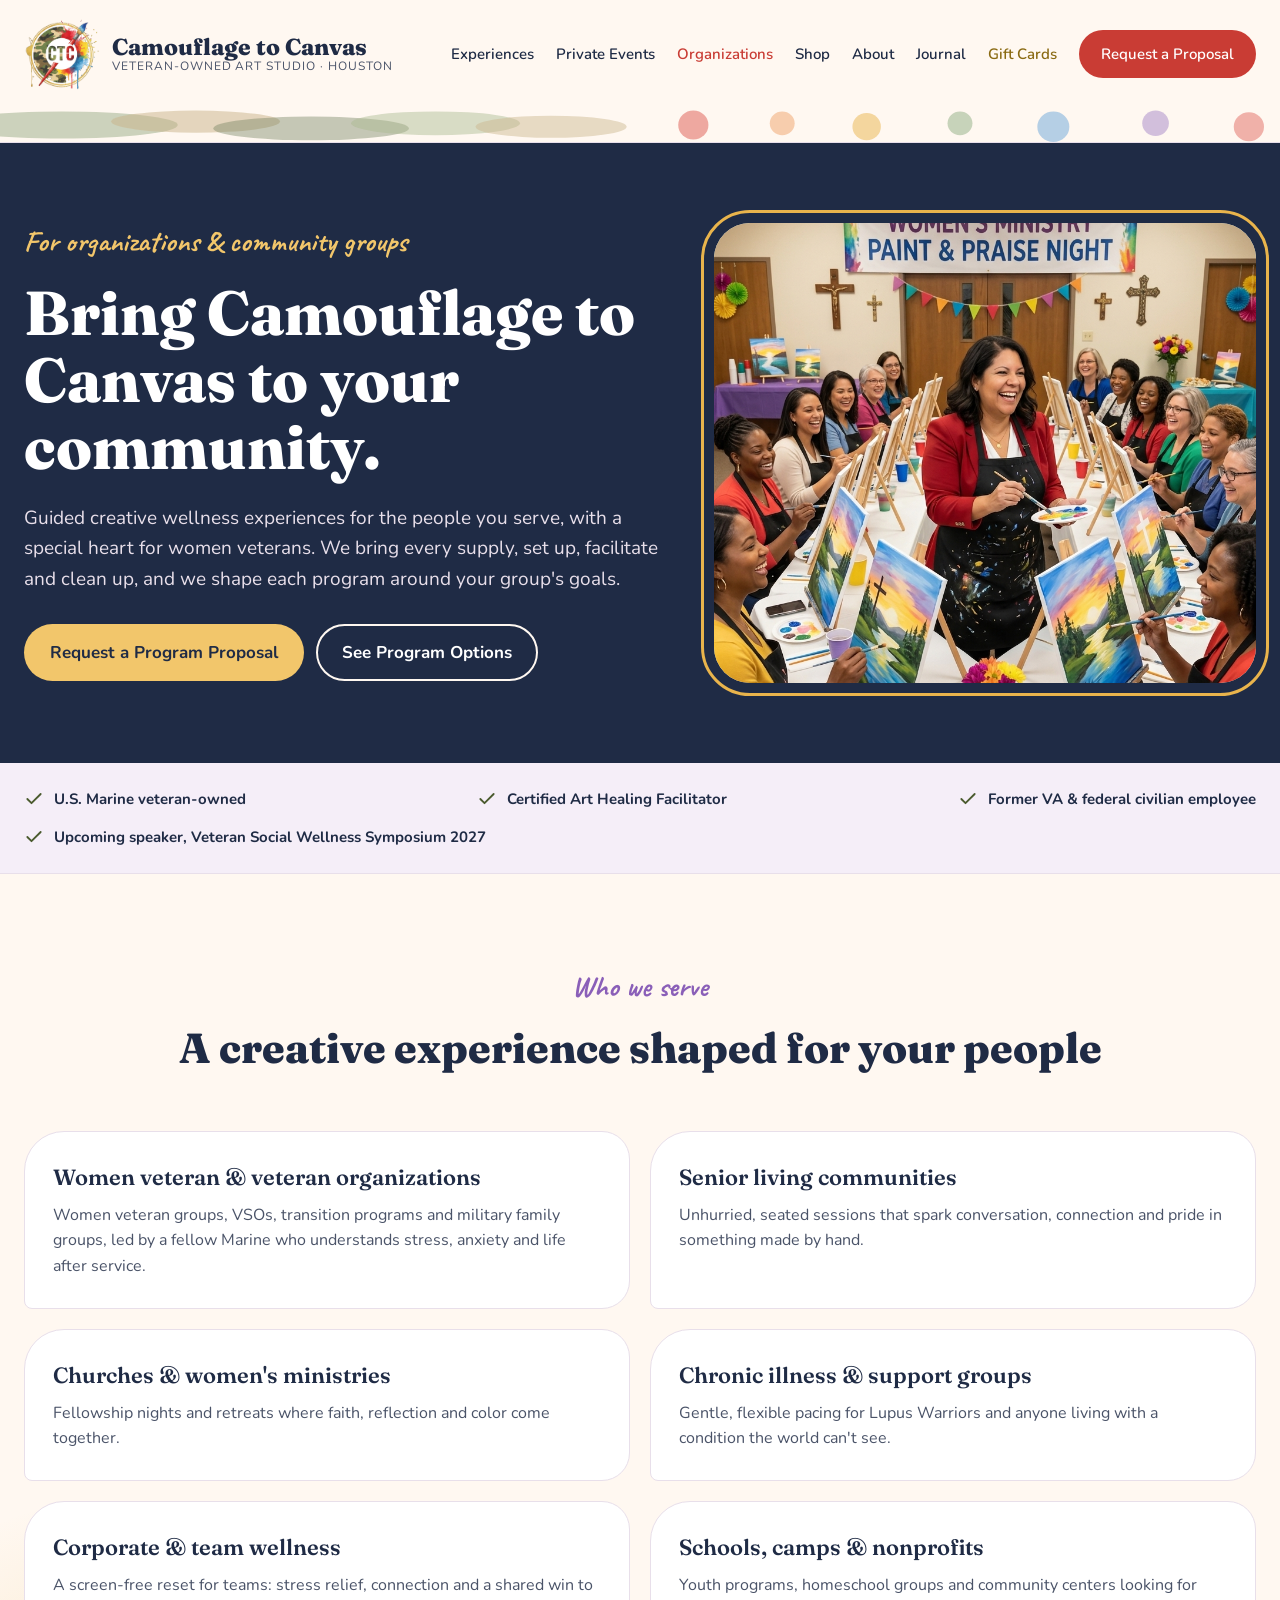
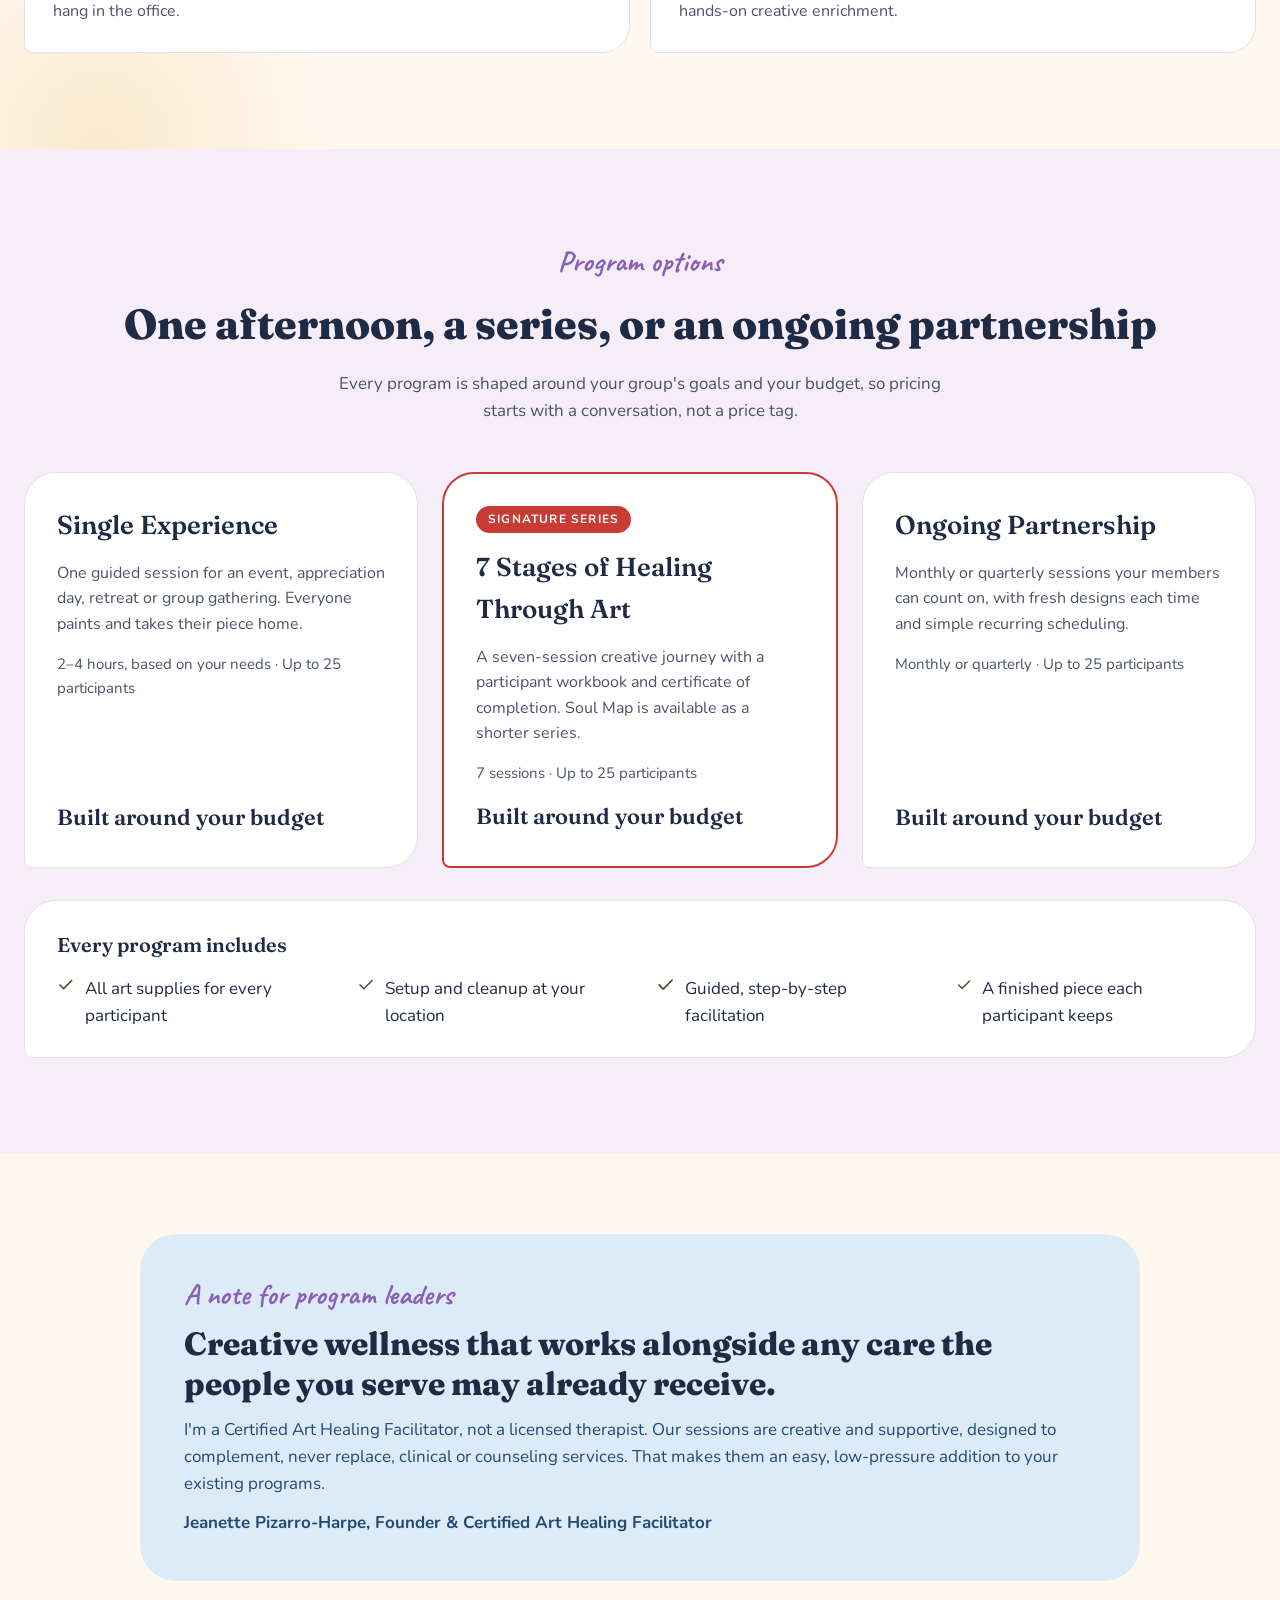
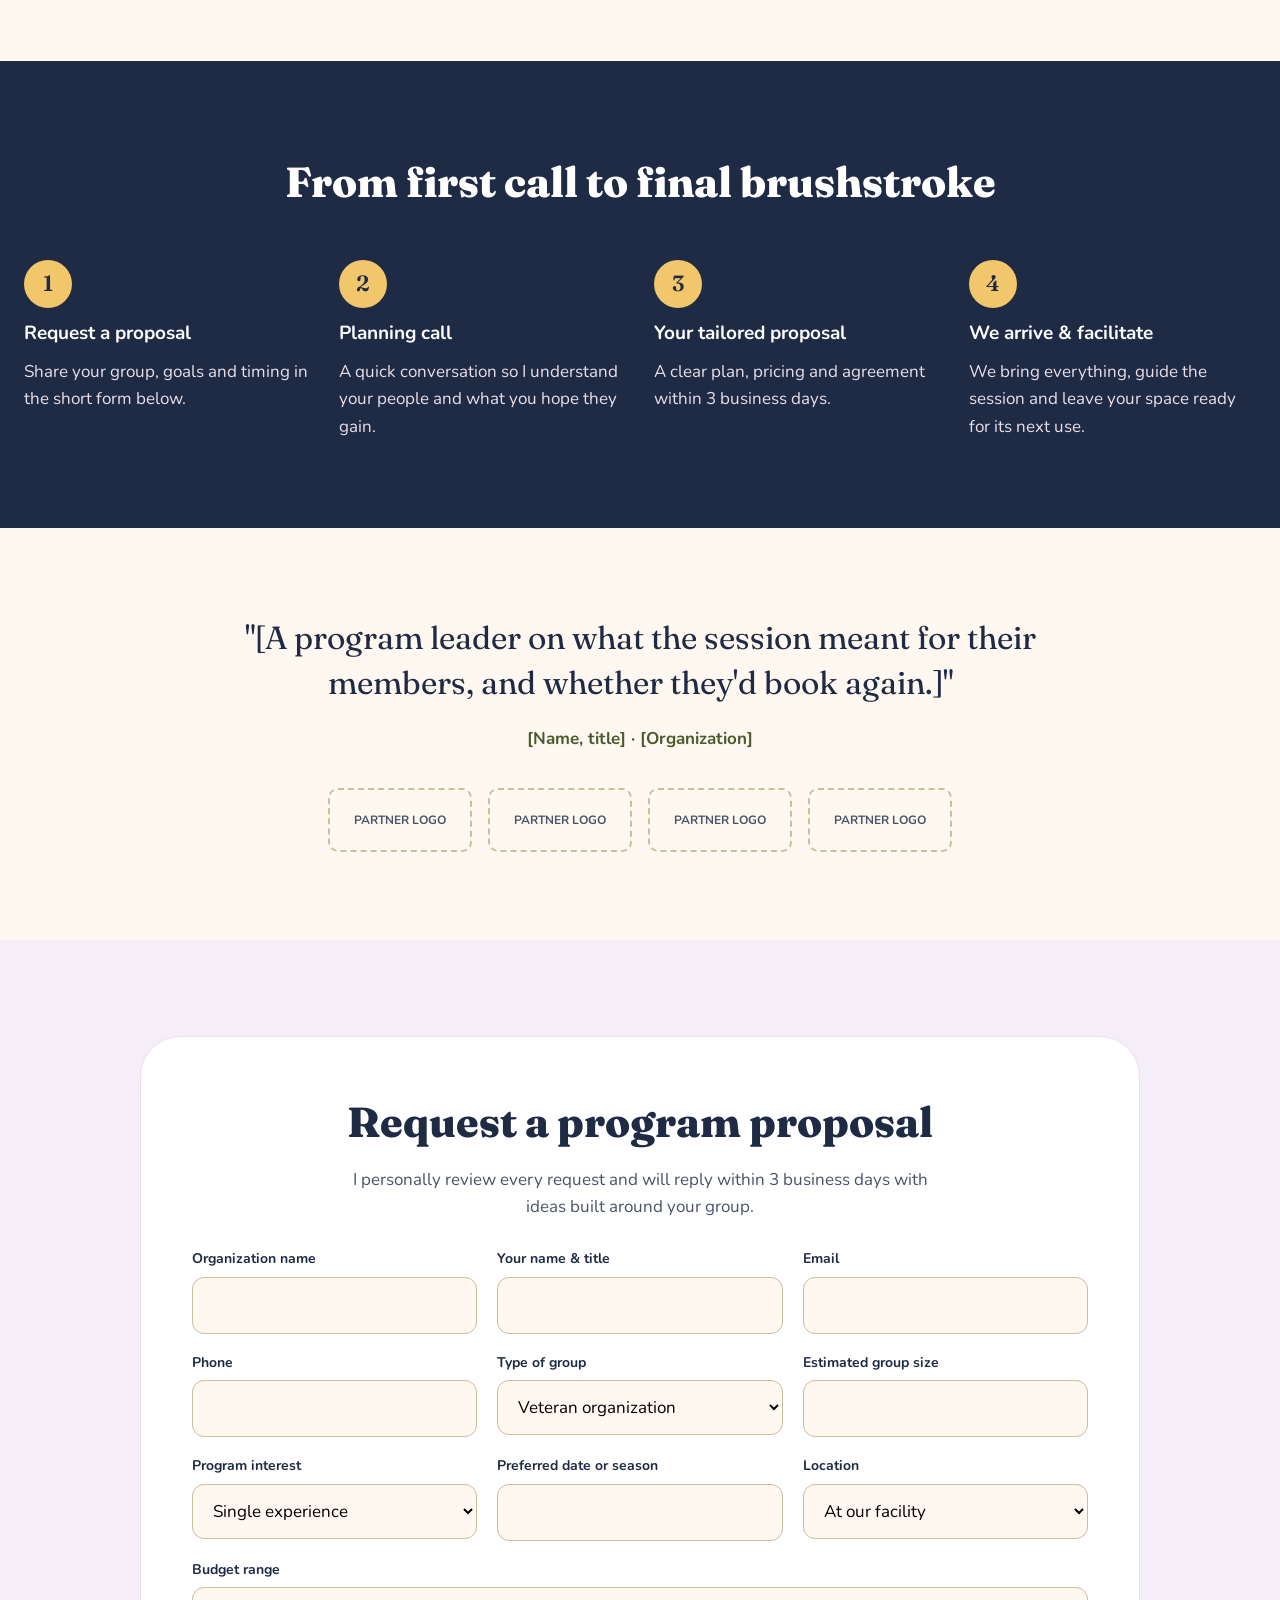
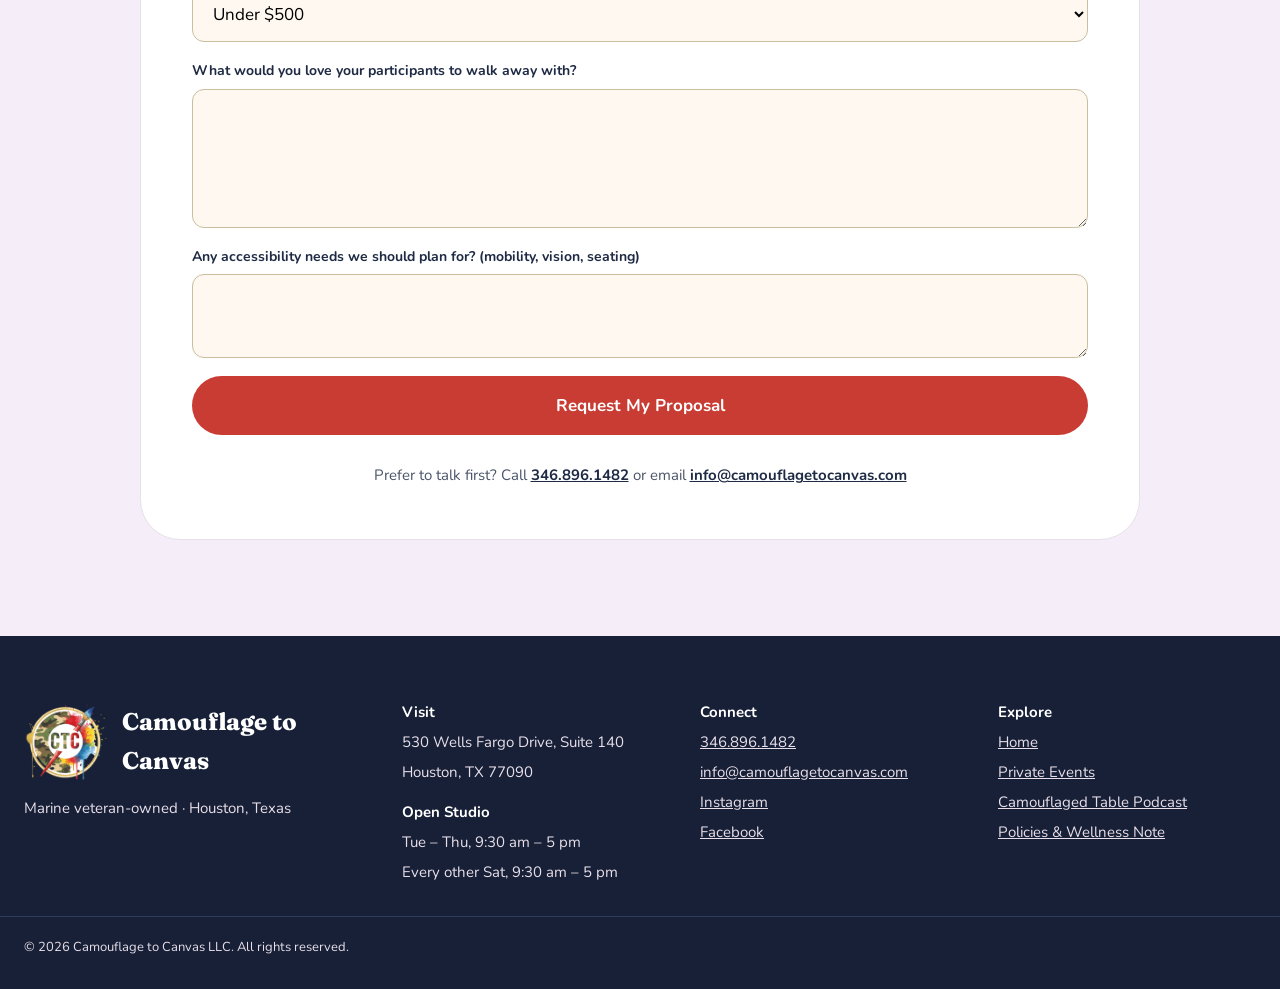
<file: organizations.html>
<!doctype html>
<html lang="en">
<head>
<meta charset="utf-8">
<meta name="viewport" content="width=device-width, initial-scale=1">
<title>Camouflage to Canvas for Organizations</title>
<meta name="description" content="Custom creative wellness programs for veteran organizations, senior communities, churches, support groups, schools and corporate teams.">
<link rel="icon" type="image/png" href="images/logo.png">
<link rel="preconnect" href="https://fonts.googleapis.com">
<link rel="preconnect" href="https://fonts.gstatic.com" crossorigin>
<link rel="stylesheet" href="https://fonts.googleapis.com/css2?family=Fraunces:ital,opsz,wght@0,9..144,600;0,9..144,800;1,9..144,600&amp;family=Nunito:wght@400;600;700&amp;family=Caveat:wght@600;700&amp;display=swap">
<link rel="stylesheet" href="css/site.css">
</head>
<body>
<div style="width: 100%; position: relative; isolation: isolate; overflow: hidden; background: #FFF8F1; color: #1F2B45; font-family: 'Nunito', system-ui, sans-serif; font-size: 17px; line-height: 1.6">
<div style="position: absolute; z-index: -1; top: -140px; left: -180px; width: 560px; height: 520px; border-radius: 50%; background: radial-gradient(circle at 50% 50%, rgba(155,123,196,0.26), rgba(155,123,196,0) 68%); pointer-events: none"></div><div style="position: absolute; z-index: -1; top: 120px; right: -140px; width: 640px; height: 600px; border-radius: 50%; background: radial-gradient(circle at 50% 50%, rgba(91,155,213,0.24), rgba(91,155,213,0) 68%); pointer-events: none"></div><div style="position: absolute; z-index: -1; top: 1500px; left: -160px; width: 520px; height: 480px; border-radius: 50%; background: radial-gradient(circle at 50% 50%, rgba(233,180,76,0.22), rgba(233,180,76,0) 68%); pointer-events: none"></div>

<!-- Navigation -->
<header style="border-bottom: 1px solid #E8DFEA; background: #FFF8F1">
<nav style="max-width: 1240px; margin: 0 auto; padding: 16px 24px; display: flex; flex-wrap: wrap; align-items: center; justify-content: space-between; gap: 16px">
<a href="index.html" style="display: flex; align-items: center; gap: 12px; text-decoration: none">
<img src="images/logo.png" alt="Camouflage to Canvas logo" style="width: 76px; height: 76px; object-fit: contain">
<div style="display: flex; flex-direction: column; line-height: 1.1">
<span style="font-family: 'Fraunces', Georgia, serif; font-size: 23px; font-weight: 800; color: #1F2B45">Camouflage to Canvas</span>
<span style="font-size: 12px; letter-spacing: 0.08em; text-transform: uppercase; color: #4A5368">Veteran-owned art studio · Houston</span>
</div>
</a>
<div style="display: flex; flex-wrap: wrap; align-items: center; gap: 4px 22px; font-size: 15px; font-weight: 600">
<a href="index.html" style="text-decoration: none; padding: 10px 0">Experiences</a>
<a href="private-events.html" style="text-decoration: none; padding: 10px 0">Private Events</a>
<a href="#top" style="text-decoration: none; padding: 10px 0; color: #C93C34">Organizations</a>
<a href="shop.html" style="text-decoration: none; padding: 10px 0">Shop</a>
<a href="about.html" style="text-decoration: none; padding: 10px 0">About</a>
<a href="journal.html" style="text-decoration: none; padding: 10px 0">Journal</a>
<a href="shop.html" style="text-decoration: none; padding: 10px 0; color: #8A6A12">Gift Cards</a>
<a href="#proposal" style="text-decoration: none; background: var(--accent); color: #FFFFFF; padding: 12px 22px; border-radius: 999px">Request a Proposal</a>
</div>
</nav>
<svg viewBox="0 0 1440 40" preserveAspectRatio="none" style="display: block; width: 100%; height: 34px" aria-hidden="true"><ellipse cx="70" cy="20" rx="130" ry="16" fill="#8FA27A" opacity="0.45"></ellipse><ellipse cx="220" cy="16" rx="95" ry="13" fill="#C9B48A" opacity="0.5"></ellipse><ellipse cx="350" cy="24" rx="110" ry="14" fill="#6E7D5A" opacity="0.4"></ellipse><ellipse cx="490" cy="18" rx="95" ry="14" fill="#A8B88E" opacity="0.45"></ellipse><ellipse cx="620" cy="22" rx="85" ry="13" fill="#C9B48A" opacity="0.45"></ellipse><circle cx="780" cy="20" r="17" fill="#D9473F" opacity="0.45"></circle><circle cx="880" cy="18" r="14" fill="#EE9A5A" opacity="0.45"></circle><circle cx="975" cy="22" r="16" fill="#E9B44C" opacity="0.5"></circle><circle cx="1080" cy="18" r="14" fill="#8FAE84" opacity="0.5"></circle><circle cx="1185" cy="22" r="18" fill="#5B9BD5" opacity="0.45"></circle><circle cx="1300" cy="18" r="15" fill="#9B7BC4" opacity="0.45"></circle><circle cx="1405" cy="22" r="17" fill="#D9473F" opacity="0.4"></circle></svg>
</header>

<!-- Hero -->
<section id="top" style="background: #1F2B45; color: #FFF8F1">
<div style="max-width: 1240px; margin: 0 auto; padding: 80px 24px; display: flex; flex-wrap: wrap; gap: 48px; align-items: center">
<div style="flex: 1 1 500px; min-width: 0; display: flex; flex-direction: column; gap: 22px">
<span style="font-family: 'Caveat', cursive; font-size: 29px; line-height: 1.15; font-weight: 700; color: #F2C66B">For organizations &amp; community groups</span>
<h1 style="margin: 0; font-family: 'Fraunces', Georgia, serif; font-weight: 800; font-size: clamp(40px, 5vw, 62px); line-height: 1.08; color: #FFFFFF">Bring Camouflage to Canvas to your community.</h1>
<p style="margin: 0; font-size: 19px; color: #E8DFEA; max-width: 34em">Guided creative wellness experiences for the people you serve, with a special heart for women veterans. We bring every supply, set up, facilitate and clean up, and we shape each program around your group's goals.</p>
<div style="display: flex; flex-wrap: wrap; gap: 12px; padding-top: 8px">
<a href="#proposal" style="text-decoration: none; background: #F2C66B; color: #1F2B45; font-weight: 700; padding: 15px 26px; border-radius: 999px">Request a Program Proposal</a>
<a href="#programs" style="text-decoration: none; border: 2px solid #FFF8F1; color: #FFFFFF; font-weight: 700; padding: 13px 24px; border-radius: 999px">See Program Options</a>
</div>
</div>
<div style="flex: 1 1 400px; min-width: 0; height: 460px; border-radius: 36px; background: #E3EBDC; border: 2px dashed #5B6B8C; outline: 3px solid #E9B44C; outline-offset: 10px; display: flex; align-items: center; justify-content: center; text-align: center; padding: 32px; box-sizing: border-box; color: #1F2B45; font-weight: 600; padding: 0; border: none; overflow: hidden"><img src="images/jeanette-painting-table.jpg" alt="Jeanette leading a women's ministry paint night" style="display: block; width: 100%; height: 100%; object-fit: cover; object-position: center 35%"></div>
</div>
</section>

<!-- Credibility strip -->
<section style="background: #F5EEF8; border-bottom: 1px solid #E8DFEA">
<div style="max-width: 1240px; margin: 0 auto; padding: 24px; display: flex; flex-wrap: wrap; justify-content: space-between; gap: 14px 32px; font-weight: 700; font-size: 15px">
<div style="display: flex; align-items: center; gap: 10px"><svg width="20" height="20" viewBox="0 0 24 24" fill="none" stroke="#4A5A2E" stroke-width="2.2" stroke-linecap="round" stroke-linejoin="round"><path d="M20 6L9 17l-5-5"></path></svg><span>U.S. Marine veteran-owned</span></div>
<div style="display: flex; align-items: center; gap: 10px"><svg width="20" height="20" viewBox="0 0 24 24" fill="none" stroke="#4A5A2E" stroke-width="2.2" stroke-linecap="round" stroke-linejoin="round"><path d="M20 6L9 17l-5-5"></path></svg><span>Certified Art Healing Facilitator</span></div>
<div style="display: flex; align-items: center; gap: 10px"><svg width="20" height="20" viewBox="0 0 24 24" fill="none" stroke="#4A5A2E" stroke-width="2.2" stroke-linecap="round" stroke-linejoin="round"><path d="M20 6L9 17l-5-5"></path></svg><span>Former VA &amp; federal civilian employee</span></div>
<div style="display: flex; align-items: center; gap: 10px"><svg width="20" height="20" viewBox="0 0 24 24" fill="none" stroke="#4A5A2E" stroke-width="2.2" stroke-linecap="round" stroke-linejoin="round"><path d="M20 6L9 17l-5-5"></path></svg><span>Upcoming speaker, Veteran Social Wellness Symposium 2027</span></div>
</div>
</section>

<!-- Who we serve -->
<section style="max-width: 1240px; margin: 0 auto; padding: 96px 24px">
<div style="text-align: center; margin-bottom: 48px; display: flex; flex-direction: column; gap: 12px; align-items: center">
<span style="font-family: 'Caveat', cursive; font-size: 29px; line-height: 1.15; font-weight: 700; color: #8A5FB8">Who we serve</span>
<h2 style="margin: 0; font-family: 'Fraunces', Georgia, serif; font-weight: 800; font-size: clamp(30px, 3.4vw, 42px)">A creative experience shaped for your people</h2>
</div>
<div style="display: flex; flex-wrap: wrap; gap: 20px">
<div style="flex: 1 1 340px; min-width: 0; background: #FFFFFF; border: 1px solid #E8DFEA; border-radius: 40px 28px 28px 8px; padding: 28px; display: flex; flex-direction: column; gap: 8px"><h3 style="margin: 0; font-family: 'Fraunces', Georgia, serif; font-weight: 600; font-size: 22px">Women veteran &amp; veteran organizations</h3><p style="margin: 0; color: #4A5368; font-size: 16px">Women veteran groups, VSOs, transition programs and military family groups, led by a fellow Marine who understands stress, anxiety and life after service.</p></div>
<div style="flex: 1 1 340px; min-width: 0; background: #FFFFFF; border: 1px solid #E8DFEA; border-radius: 40px 28px 28px 8px; padding: 28px; display: flex; flex-direction: column; gap: 8px"><h3 style="margin: 0; font-family: 'Fraunces', Georgia, serif; font-weight: 600; font-size: 22px">Senior living communities</h3><p style="margin: 0; color: #4A5368; font-size: 16px">Unhurried, seated sessions that spark conversation, connection and pride in something made by hand.</p></div>
<div style="flex: 1 1 340px; min-width: 0; background: #FFFFFF; border: 1px solid #E8DFEA; border-radius: 40px 28px 28px 8px; padding: 28px; display: flex; flex-direction: column; gap: 8px"><h3 style="margin: 0; font-family: 'Fraunces', Georgia, serif; font-weight: 600; font-size: 22px">Churches &amp; women's ministries</h3><p style="margin: 0; color: #4A5368; font-size: 16px">Fellowship nights and retreats where faith, reflection and color come together.</p></div>
<div style="flex: 1 1 340px; min-width: 0; background: #FFFFFF; border: 1px solid #E8DFEA; border-radius: 40px 28px 28px 8px; padding: 28px; display: flex; flex-direction: column; gap: 8px"><h3 style="margin: 0; font-family: 'Fraunces', Georgia, serif; font-weight: 600; font-size: 22px">Chronic illness &amp; support groups</h3><p style="margin: 0; color: #4A5368; font-size: 16px">Gentle, flexible pacing for Lupus Warriors and anyone living with a condition the world can't see.</p></div>
<div style="flex: 1 1 340px; min-width: 0; background: #FFFFFF; border: 1px solid #E8DFEA; border-radius: 40px 28px 28px 8px; padding: 28px; display: flex; flex-direction: column; gap: 8px"><h3 style="margin: 0; font-family: 'Fraunces', Georgia, serif; font-weight: 600; font-size: 22px">Corporate &amp; team wellness</h3><p style="margin: 0; color: #4A5368; font-size: 16px">A screen-free reset for teams: stress relief, connection and a shared win to hang in the office.</p></div>
<div style="flex: 1 1 340px; min-width: 0; background: #FFFFFF; border: 1px solid #E8DFEA; border-radius: 40px 28px 28px 8px; padding: 28px; display: flex; flex-direction: column; gap: 8px"><h3 style="margin: 0; font-family: 'Fraunces', Georgia, serif; font-weight: 600; font-size: 22px">Schools, camps &amp; nonprofits</h3><p style="margin: 0; color: #4A5368; font-size: 16px">Youth programs, homeschool groups and community centers looking for hands-on creative enrichment.</p></div>
</div>
</section>

<!-- Program options -->
<section id="programs" style="background: #F5EEF8">
<div style="max-width: 1240px; margin: 0 auto; padding: 96px 24px">
<div style="text-align: center; margin-bottom: 48px; display: flex; flex-direction: column; gap: 12px; align-items: center">
<span style="font-family: 'Caveat', cursive; font-size: 29px; line-height: 1.15; font-weight: 700; color: #8A5FB8">Program options</span>
<h2 style="margin: 0; font-family: 'Fraunces', Georgia, serif; font-weight: 800; font-size: clamp(30px, 3.4vw, 42px)">One afternoon, a series, or an ongoing partnership</h2>
<p style="margin: 0; color: #4A5368; max-width: 36em">Every program is shaped around your group's goals and your budget, so pricing starts with a conversation, not a price tag.</p>
</div>
<div style="display: flex; flex-wrap: wrap; gap: 24px">

<div style="flex: 1 1 300px; min-width: 0; background: #FFFFFF; border: 1px solid #E8DFEA; border-radius: 32px 32px 32px 8px; padding: 32px; display: flex; flex-direction: column; gap: 14px">
<h3 style="margin: 0; font-family: 'Fraunces', Georgia, serif; font-weight: 600; font-size: 26px">Single Experience</h3>
<p style="margin: 0; color: #4A5368; font-size: 16px">One guided session for an event, appreciation day, retreat or group gathering. Everyone paints and takes their piece home.</p>
<span style="font-size: 15px; color: #4A5368">2–4 hours, based on your needs · Up to 25 participants</span>
<div style="font-family: 'Fraunces', Georgia, serif; font-size: 22px; font-weight: 600; margin-top: auto">Built around your budget</div>
</div>

<div style="flex: 1 1 300px; min-width: 0; background: #FFFFFF; border: 2px solid var(--accent); border-radius: 32px 32px 32px 8px; padding: 32px; display: flex; flex-direction: column; gap: 14px">
<span style="align-self: flex-start; background: var(--accent); color: #FFFFFF; font-size: 12px; font-weight: 700; letter-spacing: 0.1em; text-transform: uppercase; border-radius: 999px; padding: 4px 12px">Signature series</span>
<h3 style="margin: 0; font-family: 'Fraunces', Georgia, serif; font-weight: 600; font-size: 26px">7 Stages of Healing Through Art</h3>
<p style="margin: 0; color: #4A5368; font-size: 16px">A seven-session creative journey with a participant workbook and certificate of completion. Soul Map is available as a shorter series.</p>
<span style="font-size: 15px; color: #4A5368">7 sessions · Up to 25 participants</span>
<div style="font-family: 'Fraunces', Georgia, serif; font-size: 22px; font-weight: 600; margin-top: auto">Built around your budget</div>
</div>

<div style="flex: 1 1 300px; min-width: 0; background: #FFFFFF; border: 1px solid #E8DFEA; border-radius: 32px 32px 32px 8px; padding: 32px; display: flex; flex-direction: column; gap: 14px">
<h3 style="margin: 0; font-family: 'Fraunces', Georgia, serif; font-weight: 600; font-size: 26px">Ongoing Partnership</h3>
<p style="margin: 0; color: #4A5368; font-size: 16px">Monthly or quarterly sessions your members can count on, with fresh designs each time and simple recurring scheduling.</p>
<span style="font-size: 15px; color: #4A5368">Monthly or quarterly · Up to 25 participants</span>
<div style="font-family: 'Fraunces', Georgia, serif; font-size: 22px; font-weight: 600; margin-top: auto">Built around your budget</div>
</div>

</div>
<div style="margin-top: 32px; background: #FFFFFF; border: 1px solid #E8DFEA; border-radius: 32px 32px 32px 8px; padding: 28px 32px; display: flex; flex-wrap: wrap; gap: 14px 32px">
<strong style="flex: 1 1 100%; font-family: 'Fraunces', Georgia, serif; font-size: 20px; font-weight: 600">Every program includes</strong>
<div style="flex: 1 1 240px; min-width: 0; display: flex; gap: 10px; align-items: flex-start"><svg width="20" height="20" viewBox="0 0 24 24" fill="none" stroke="#4A5A2E" stroke-width="2.2" stroke-linecap="round" stroke-linejoin="round"><path d="M20 6L9 17l-5-5"></path></svg><span>All art supplies for every participant</span></div>
<div style="flex: 1 1 240px; min-width: 0; display: flex; gap: 10px; align-items: flex-start"><svg width="20" height="20" viewBox="0 0 24 24" fill="none" stroke="#4A5A2E" stroke-width="2.2" stroke-linecap="round" stroke-linejoin="round"><path d="M20 6L9 17l-5-5"></path></svg><span>Setup and cleanup at your location</span></div>
<div style="flex: 1 1 240px; min-width: 0; display: flex; gap: 10px; align-items: flex-start"><svg width="20" height="20" viewBox="0 0 24 24" fill="none" stroke="#4A5A2E" stroke-width="2.2" stroke-linecap="round" stroke-linejoin="round"><path d="M20 6L9 17l-5-5"></path></svg><span>Guided, step-by-step facilitation</span></div>
<div style="flex: 1 1 240px; min-width: 0; display: flex; gap: 10px; align-items: flex-start"><svg width="20" height="20" viewBox="0 0 24 24" fill="none" stroke="#4A5A2E" stroke-width="2.2" stroke-linecap="round" stroke-linejoin="round"><path d="M20 6L9 17l-5-5"></path></svg><span>A finished piece each participant keeps</span></div>
</div>
</div>
</section>

<!-- Scope note -->
<section style="max-width: 1000px; margin: 0 auto; padding: 80px 24px">
<div style="background: #DDEBF7; border-radius: 36px; padding: clamp(24px, 4vw, 44px); display: flex; flex-wrap: wrap; gap: 24px; align-items: center">
<div style="flex: 1 1 100%; display: flex; flex-direction: column; gap: 12px">
<span style="font-family: 'Caveat', cursive; font-size: 29px; line-height: 1.15; font-weight: 700; color: #8A5FB8">A note for program leaders</span>
<h2 style="margin: 0; font-family: 'Fraunces', Georgia, serif; font-weight: 800; font-size: clamp(24px, 2.6vw, 32px); line-height: 1.25">Creative wellness that works alongside any care the people you serve may already receive.</h2>
<p style="margin: 0; color: #234A75">I'm a Certified Art Healing Facilitator, not a licensed therapist. Our sessions are creative and supportive, designed to complement, never replace, clinical or counseling services. That makes them an easy, low-pressure addition to your existing programs.</p>
<span style="font-weight: 700; color: #234A75">Jeanette Pizarro-Harpe, Founder &amp; Certified Art Healing Facilitator</span>
</div>
</div>
</section>

<!-- How it works -->
<section style="background: #1F2B45; color: #FFF8F1">
<div style="max-width: 1240px; margin: 0 auto; padding: 88px 24px">
<h2 style="margin: 0 0 44px; text-align: center; font-family: 'Fraunces', Georgia, serif; font-weight: 800; font-size: clamp(30px, 3.4vw, 42px); color: #FFFFFF">From first call to final brushstroke</h2>
<div style="display: flex; flex-wrap: wrap; gap: 28px">
<div style="flex: 1 1 220px; min-width: 0; display: flex; flex-direction: column; gap: 10px"><div style="width: 48px; height: 48px; border-radius: 50%; background: #F2C66B; color: #1F2B45; display: flex; align-items: center; justify-content: center; font-family: 'Fraunces', Georgia, serif; font-size: 22px; font-weight: 600">1</div><strong style="font-size: 19px; color: #FFFFFF">Request a proposal</strong><span style="color: #E8DFEA">Share your group, goals and timing in the short form below.</span></div>
<div style="flex: 1 1 220px; min-width: 0; display: flex; flex-direction: column; gap: 10px"><div style="width: 48px; height: 48px; border-radius: 50%; background: #F2C66B; color: #1F2B45; display: flex; align-items: center; justify-content: center; font-family: 'Fraunces', Georgia, serif; font-size: 22px; font-weight: 600">2</div><strong style="font-size: 19px; color: #FFFFFF">Planning call</strong><span style="color: #E8DFEA">A quick conversation so I understand your people and what you hope they gain.</span></div>
<div style="flex: 1 1 220px; min-width: 0; display: flex; flex-direction: column; gap: 10px"><div style="width: 48px; height: 48px; border-radius: 50%; background: #F2C66B; color: #1F2B45; display: flex; align-items: center; justify-content: center; font-family: 'Fraunces', Georgia, serif; font-size: 22px; font-weight: 600">3</div><strong style="font-size: 19px; color: #FFFFFF">Your tailored proposal</strong><span style="color: #E8DFEA">A clear plan, pricing and agreement within 3 business days.</span></div>
<div style="flex: 1 1 220px; min-width: 0; display: flex; flex-direction: column; gap: 10px"><div style="width: 48px; height: 48px; border-radius: 50%; background: #F2C66B; color: #1F2B45; display: flex; align-items: center; justify-content: center; font-family: 'Fraunces', Georgia, serif; font-size: 22px; font-weight: 600">4</div><strong style="font-size: 19px; color: #FFFFFF">We arrive &amp; facilitate</strong><span style="color: #E8DFEA">We bring everything, guide the session and leave your space ready for its next use.</span></div>
</div>
</div>
</section>

<!-- Testimonial -->
<section style="max-width: 900px; margin: 0 auto; padding: 88px 24px; text-align: center; display: flex; flex-direction: column; gap: 20px; align-items: center">
<blockquote style="margin: 0; font-family: 'Fraunces', Georgia, serif; font-size: clamp(24px, 2.6vw, 32px); line-height: 1.4">"[A program leader on what the session meant for their members, and whether they'd book again.]"</blockquote>
<span style="font-weight: 700; color: #4A5A2E">[Name, title] · [Organization]</span>
<div style="display: flex; flex-wrap: wrap; justify-content: center; gap: 16px; padding-top: 16px">
<div style="width: 140px; height: 60px; border-radius: 10px; border: 2px dashed #C9BE9E; display: flex; align-items: center; justify-content: center; font-size: 12px; font-weight: 700; color: #4A5368">PARTNER LOGO</div>
<div style="width: 140px; height: 60px; border-radius: 10px; border: 2px dashed #C9BE9E; display: flex; align-items: center; justify-content: center; font-size: 12px; font-weight: 700; color: #4A5368">PARTNER LOGO</div>
<div style="width: 140px; height: 60px; border-radius: 10px; border: 2px dashed #C9BE9E; display: flex; align-items: center; justify-content: center; font-size: 12px; font-weight: 700; color: #4A5368">PARTNER LOGO</div>
<div style="width: 140px; height: 60px; border-radius: 10px; border: 2px dashed #C9BE9E; display: flex; align-items: center; justify-content: center; font-size: 12px; font-weight: 700; color: #4A5368">PARTNER LOGO</div>
</div>
</section>

<!-- Proposal form -->
<section id="proposal" style="background: #F5EEF8">
<div style="max-width: 1000px; margin: 0 auto; padding: 96px 24px">
<div style="background: #FFFFFF; border: 1px solid #E8DFEA; border-radius: 40px; padding: clamp(24px, 4vw, 56px); display: flex; flex-direction: column; gap: 28px">
<div style="text-align: center; display: flex; flex-direction: column; gap: 10px; align-items: center">
<h2 style="margin: 0; font-family: 'Fraunces', Georgia, serif; font-weight: 800; font-size: clamp(30px, 3.4vw, 42px)">Request a program proposal</h2>
<p style="margin: 0; color: #4A5368; max-width: 34em">I personally review every request and will reply within 3 business days with ideas built around your group.</p>
</div>
<form style="display: flex; flex-wrap: wrap; gap: 18px 20px">
<div style="flex: 1 1 280px; min-width: 0; display: flex; flex-direction: column; gap: 6px"><label for="or-org" style="font-weight: 700; font-size: 14px">Organization name</label><input id="or-org" type="text" style="font: inherit; padding: 14px 16px; border-radius: 12px; border: 1px solid #C9BE9E; background: #FFF8F1"></div>
<div style="flex: 1 1 280px; min-width: 0; display: flex; flex-direction: column; gap: 6px"><label for="or-name" style="font-weight: 700; font-size: 14px">Your name &amp; title</label><input id="or-name" type="text" style="font: inherit; padding: 14px 16px; border-radius: 12px; border: 1px solid #C9BE9E; background: #FFF8F1"></div>
<div style="flex: 1 1 280px; min-width: 0; display: flex; flex-direction: column; gap: 6px"><label for="or-email" style="font-weight: 700; font-size: 14px">Email</label><input id="or-email" type="email" style="font: inherit; padding: 14px 16px; border-radius: 12px; border: 1px solid #C9BE9E; background: #FFF8F1"></div>
<div style="flex: 1 1 280px; min-width: 0; display: flex; flex-direction: column; gap: 6px"><label for="or-phone" style="font-weight: 700; font-size: 14px">Phone</label><input id="or-phone" type="tel" style="font: inherit; padding: 14px 16px; border-radius: 12px; border: 1px solid #C9BE9E; background: #FFF8F1"></div>
<div style="flex: 1 1 280px; min-width: 0; display: flex; flex-direction: column; gap: 6px"><label for="or-type" style="font-weight: 700; font-size: 14px">Type of group</label><select id="or-type" style="font: inherit; padding: 14px 16px; border-radius: 12px; border: 1px solid #C9BE9E; background: #FFF8F1"><option>Veteran organization</option><option>Senior living community</option><option>Church or women's ministry</option><option>Support group</option><option>Corporate team</option><option>School, camp or youth program</option><option>Nonprofit or community center</option><option>Other</option></select></div>
<div style="flex: 1 1 280px; min-width: 0; display: flex; flex-direction: column; gap: 6px"><label for="or-size" style="font-weight: 700; font-size: 14px">Estimated group size</label><input id="or-size" type="number" min="1" style="font: inherit; padding: 14px 16px; border-radius: 12px; border: 1px solid #C9BE9E; background: #FFF8F1"></div>
<div style="flex: 1 1 280px; min-width: 0; display: flex; flex-direction: column; gap: 6px"><label for="or-format" style="font-weight: 700; font-size: 14px">Program interest</label><select id="or-format" style="font: inherit; padding: 14px 16px; border-radius: 12px; border: 1px solid #C9BE9E; background: #FFF8F1"><option>Single experience</option><option>7 Stages of Healing Through Art series</option><option>Soul Map series</option><option>Ongoing partnership</option><option>Not sure yet</option></select></div>
<div style="flex: 1 1 280px; min-width: 0; display: flex; flex-direction: column; gap: 6px"><label for="or-date" style="font-weight: 700; font-size: 14px">Preferred date or season</label><input id="or-date" type="text" style="font: inherit; padding: 14px 16px; border-radius: 12px; border: 1px solid #C9BE9E; background: #FFF8F1"></div>
<div style="flex: 1 1 280px; min-width: 0; display: flex; flex-direction: column; gap: 6px"><label for="or-where" style="font-weight: 700; font-size: 14px">Location</label><select id="or-where" style="font: inherit; padding: 14px 16px; border-radius: 12px; border: 1px solid #C9BE9E; background: #FFF8F1"><option>At our facility</option><option>At your studio</option><option>Virtual (coming soon)</option><option>Not sure yet</option></select></div>
<div style="flex: 1 1 280px; min-width: 0; display: flex; flex-direction: column; gap: 6px"><label for="or-budget" style="font-weight: 700; font-size: 14px">Budget range</label><select id="or-budget" style="font: inherit; padding: 14px 16px; border-radius: 12px; border: 1px solid #C9BE9E; background: #FFF8F1"><option>Under $500</option><option>$500–$1,000</option><option>$1,000–$2,500</option><option>$2,500+</option><option>Not sure yet</option></select></div>
<div style="flex: 1 1 100%; min-width: 0; display: flex; flex-direction: column; gap: 6px"><label for="or-goals" style="font-weight: 700; font-size: 14px">What would you love your participants to walk away with?</label><textarea id="or-goals" rows="4" style="font: inherit; padding: 14px 16px; border-radius: 12px; border: 1px solid #C9BE9E; background: #FFF8F1; resize: vertical"></textarea></div>
<div style="flex: 1 1 100%; min-width: 0; display: flex; flex-direction: column; gap: 6px"><label for="or-access" style="font-weight: 700; font-size: 14px">Any accessibility needs we should plan for? (mobility, vision, seating)</label><textarea id="or-access" rows="2" style="font: inherit; padding: 14px 16px; border-radius: 12px; border: 1px solid #C9BE9E; background: #FFF8F1; resize: vertical"></textarea></div>
<button type="button" style="flex: 1 1 100%; font: inherit; font-weight: 700; background: var(--accent); color: #FFFFFF; border: 0; border-radius: 999px; padding: 16px 24px; cursor: pointer">Request My Proposal</button>
</form>
<p style="margin: 0; text-align: center; font-size: 15px; color: #4A5368">Prefer to talk first? Call <a href="tel:3468961482" style="font-weight: 700">346.896.1482</a> or email <a href="mailto:info@camouflagetocanvas.com" style="font-weight: 700">info@camouflagetocanvas.com</a></p>
</div>
</div>
</section>

<!-- Footer -->
<footer style="background: #172036; color: #E8DFEA">
<div style="max-width: 1240px; margin: 0 auto; padding: 64px 24px 32px; display: flex; flex-wrap: wrap; gap: 40px; justify-content: space-between">
<div style="flex: 1 1 280px; min-width: 0; display: flex; flex-direction: column; gap: 12px">
<div style="display: flex; align-items: center; gap: 14px"><img src="images/logo.png" alt="Camouflage to Canvas logo" style="width: 84px; height: 84px; object-fit: contain"><span style="font-family: 'Fraunces', Georgia, serif; font-weight: 800; font-size: 24px; color: #FFFFFF">Camouflage to Canvas</span></div>
<span style="font-size: 15px">Marine veteran-owned · Houston, Texas</span>
</div>
<div style="flex: 1 1 200px; min-width: 0; display: flex; flex-direction: column; gap: 6px; font-size: 15px">
<strong style="color: #FFFFFF">Visit</strong>
<span>530 Wells Fargo Drive, Suite 140</span>
<span>Houston, TX 77090</span>
<strong style="color: #FFFFFF; padding-top: 10px">Open Studio</strong>
<span>Tue – Thu, 9:30 am – 5 pm</span>
<span>Every other Sat, 9:30 am – 5 pm</span>
</div>
<div style="flex: 1 1 200px; min-width: 0; display: flex; flex-direction: column; gap: 6px; font-size: 15px">
<strong style="color: #FFFFFF">Connect</strong>
<a href="tel:3468961482" style="color: #E8DFEA">346.896.1482</a>
<a href="mailto:info@camouflagetocanvas.com" style="color: #E8DFEA">info@camouflagetocanvas.com</a>
<a href="https://instagram.com/camouflage_to_canvas" style="color: #E8DFEA">Instagram</a>
<a href="https://facebook.com/pizarrojj" style="color: #E8DFEA">Facebook</a>
</div>
<div style="flex: 1 1 200px; min-width: 0; display: flex; flex-direction: column; gap: 6px; font-size: 15px">
<strong style="color: #FFFFFF">Explore</strong>
<a href="index.html" style="color: #E8DFEA">Home</a>
<a href="private-events.html" style="color: #E8DFEA">Private Events</a>
<a href="journal.html" style="color: #E8DFEA">Camouflaged Table Podcast</a>
<a href="index.html" style="color: #E8DFEA">Policies &amp; Wellness Note</a>
</div>
</div>
<div style="max-width: 1240px; margin: 0 auto; padding: 20px 24px 32px; border-top: 1px solid #2E3B5A; font-size: 13px">© 2026 Camouflage to Canvas LLC. All rights reserved.</div>
</footer>

</div>
</body>
</html>
</file>
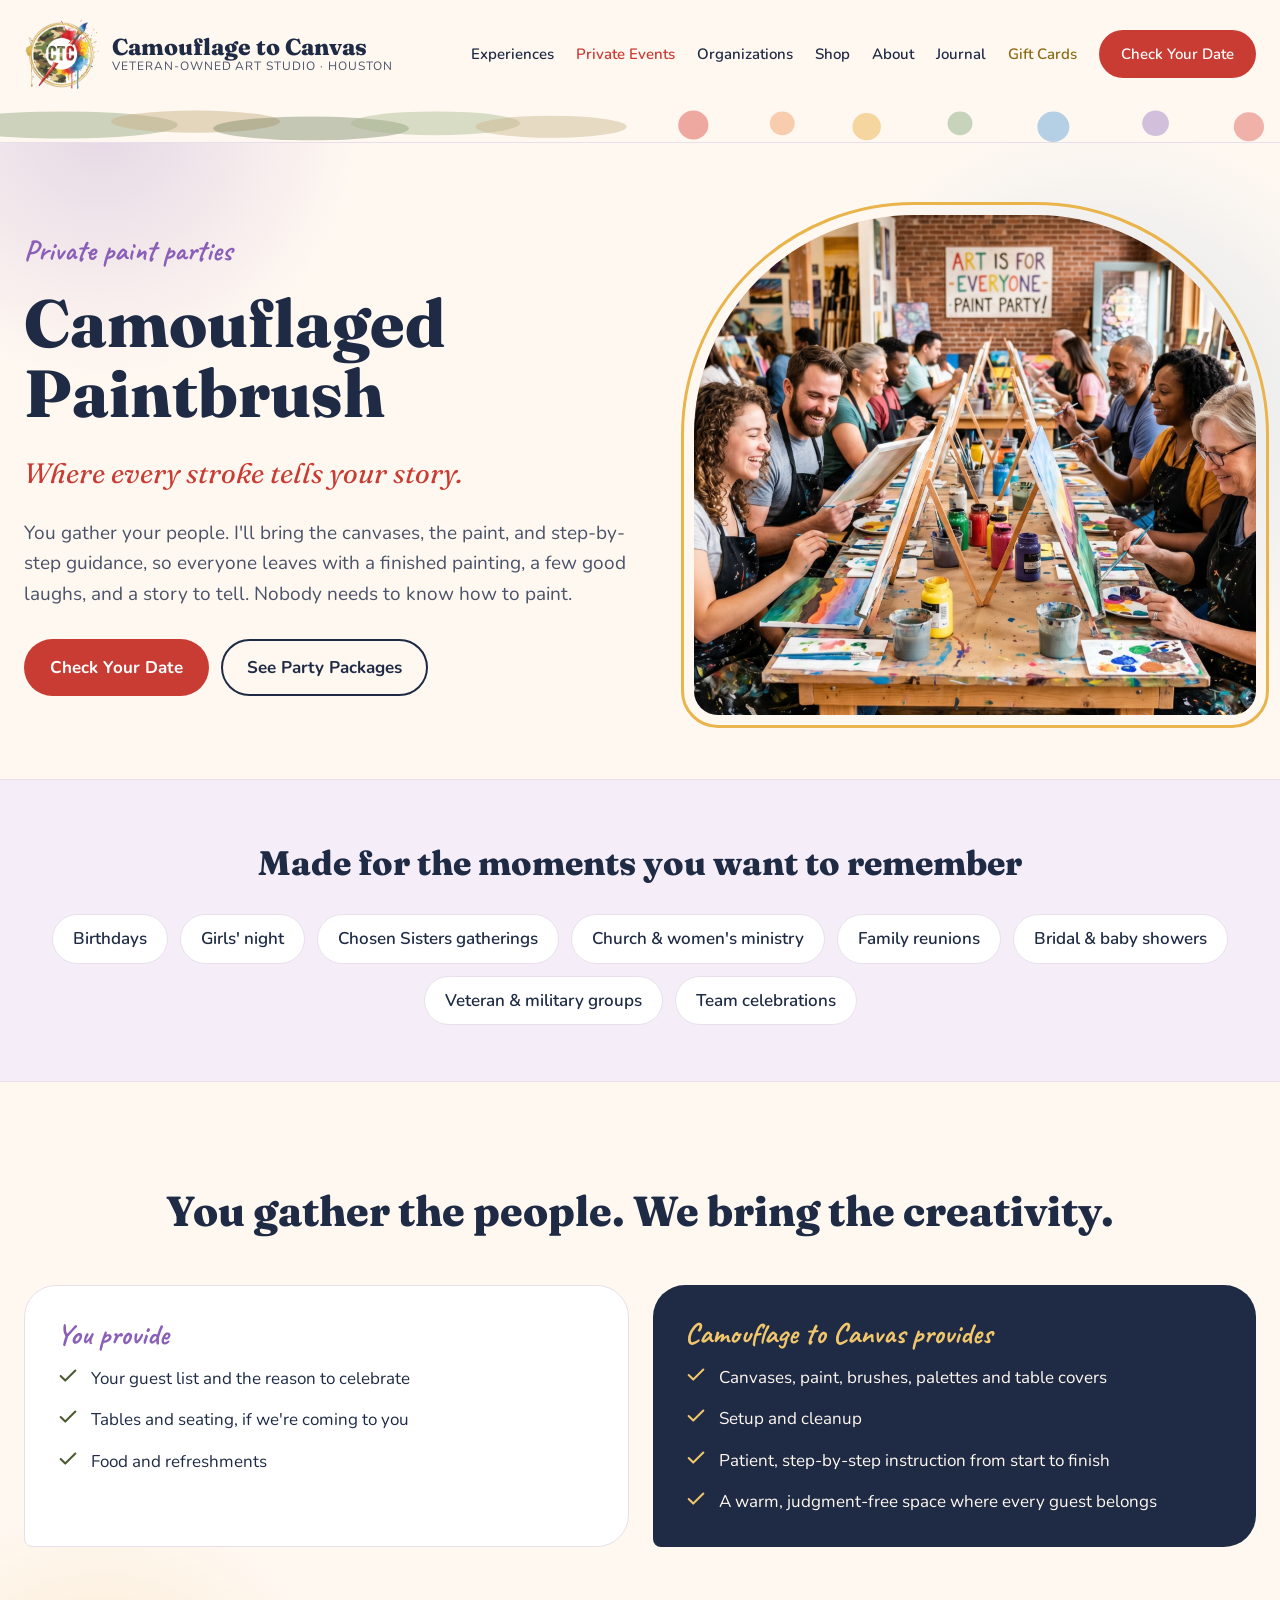
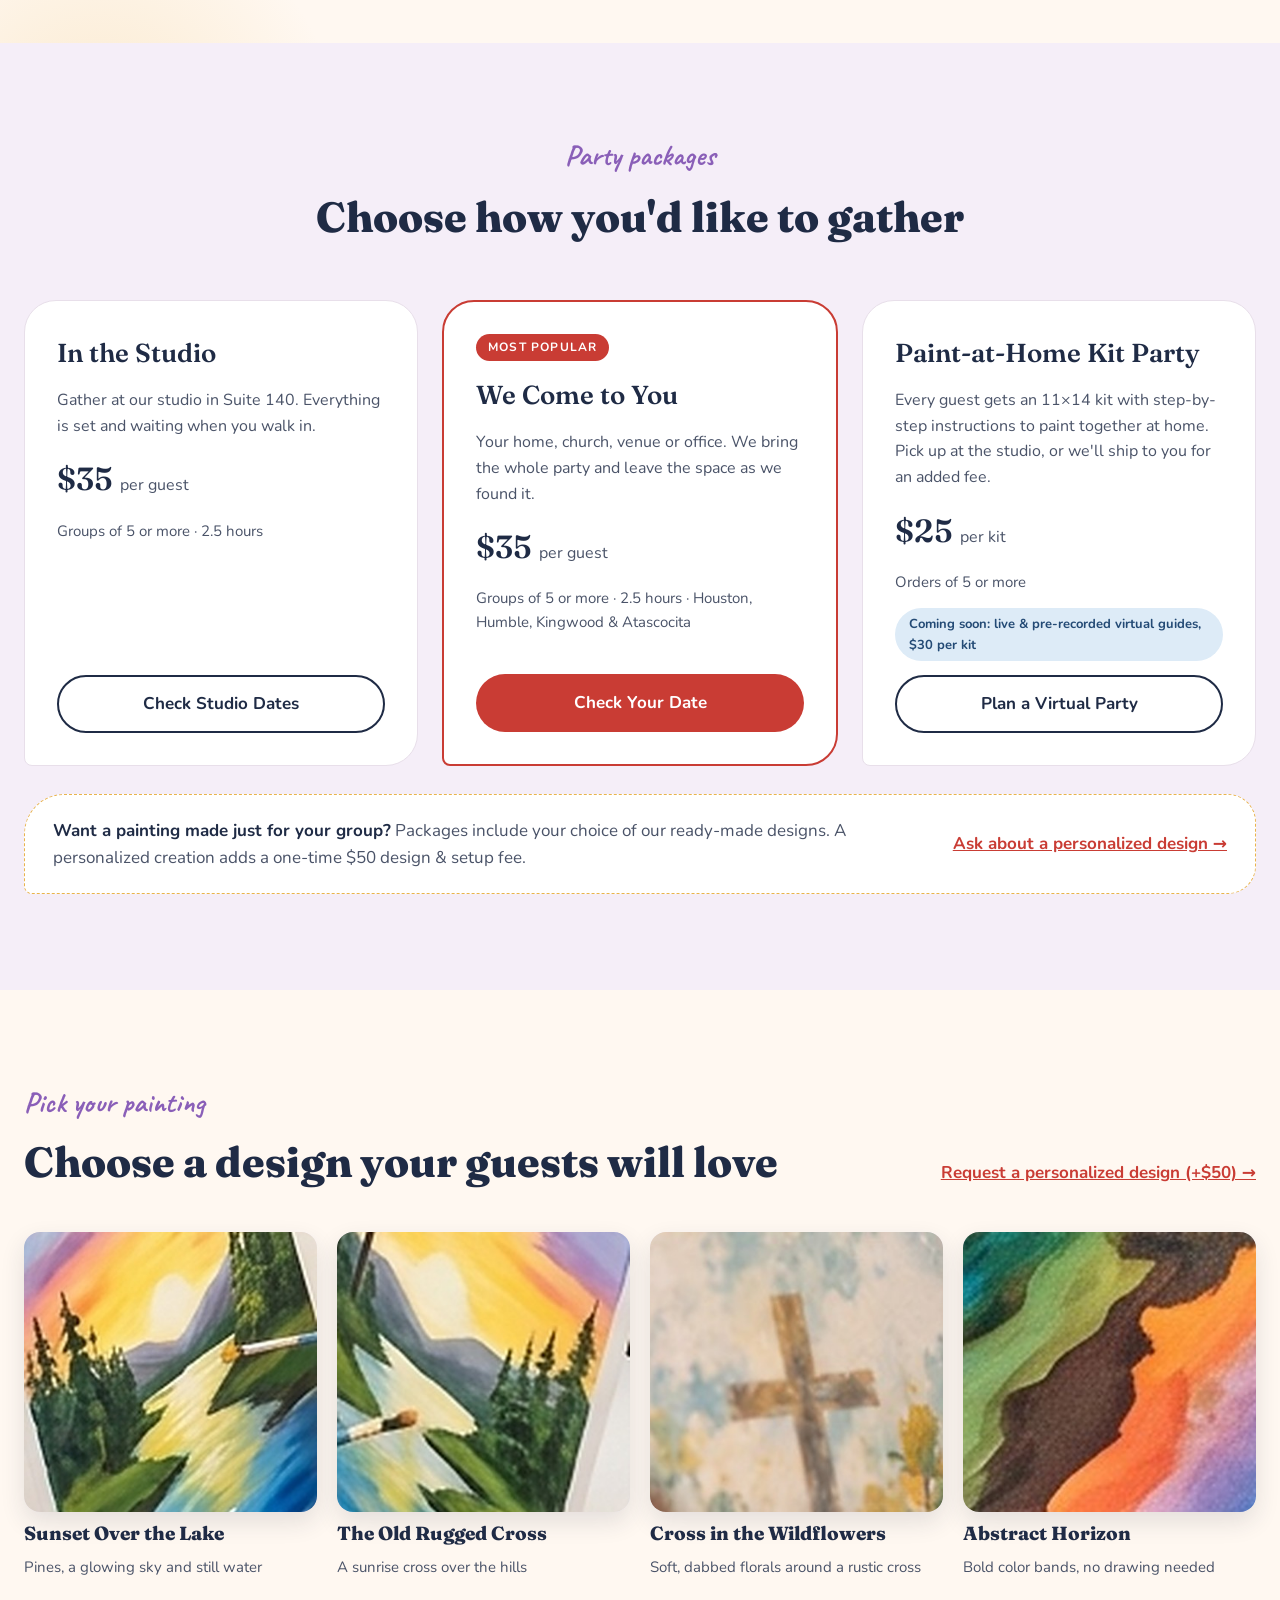
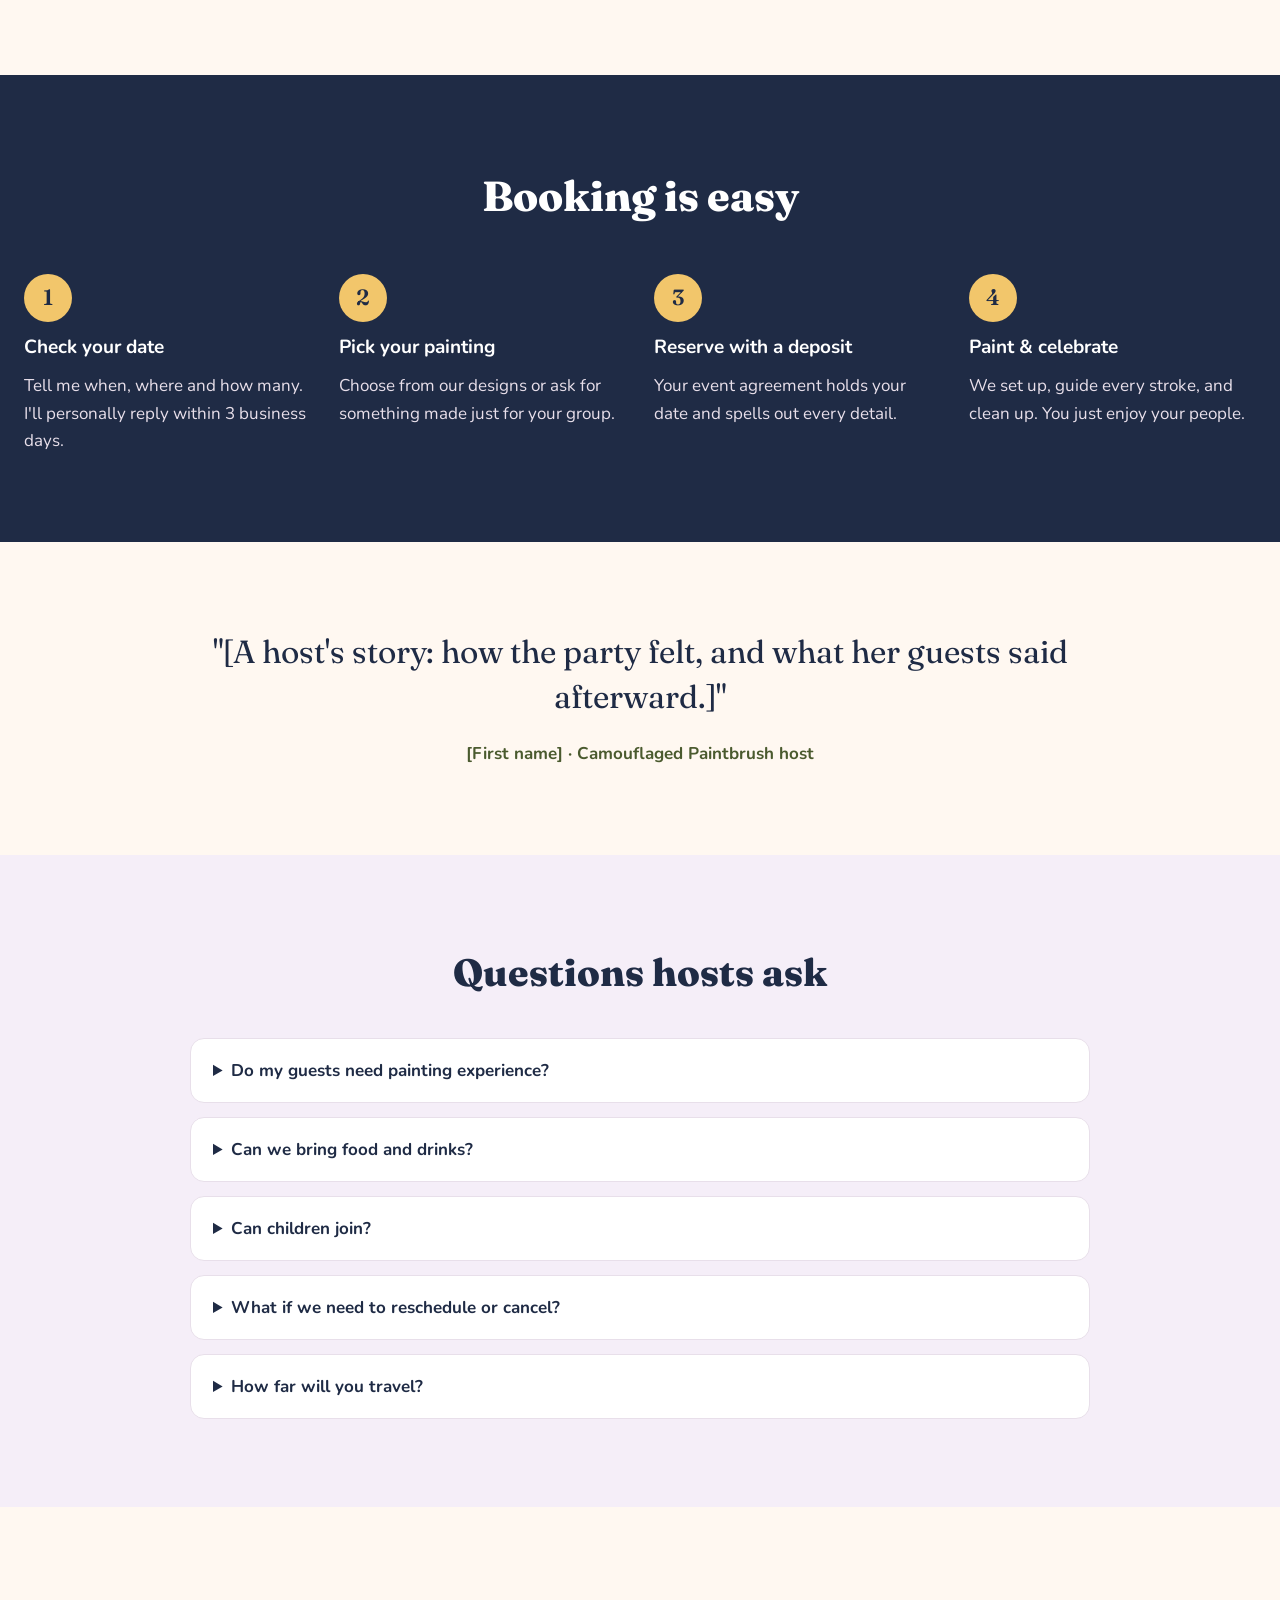
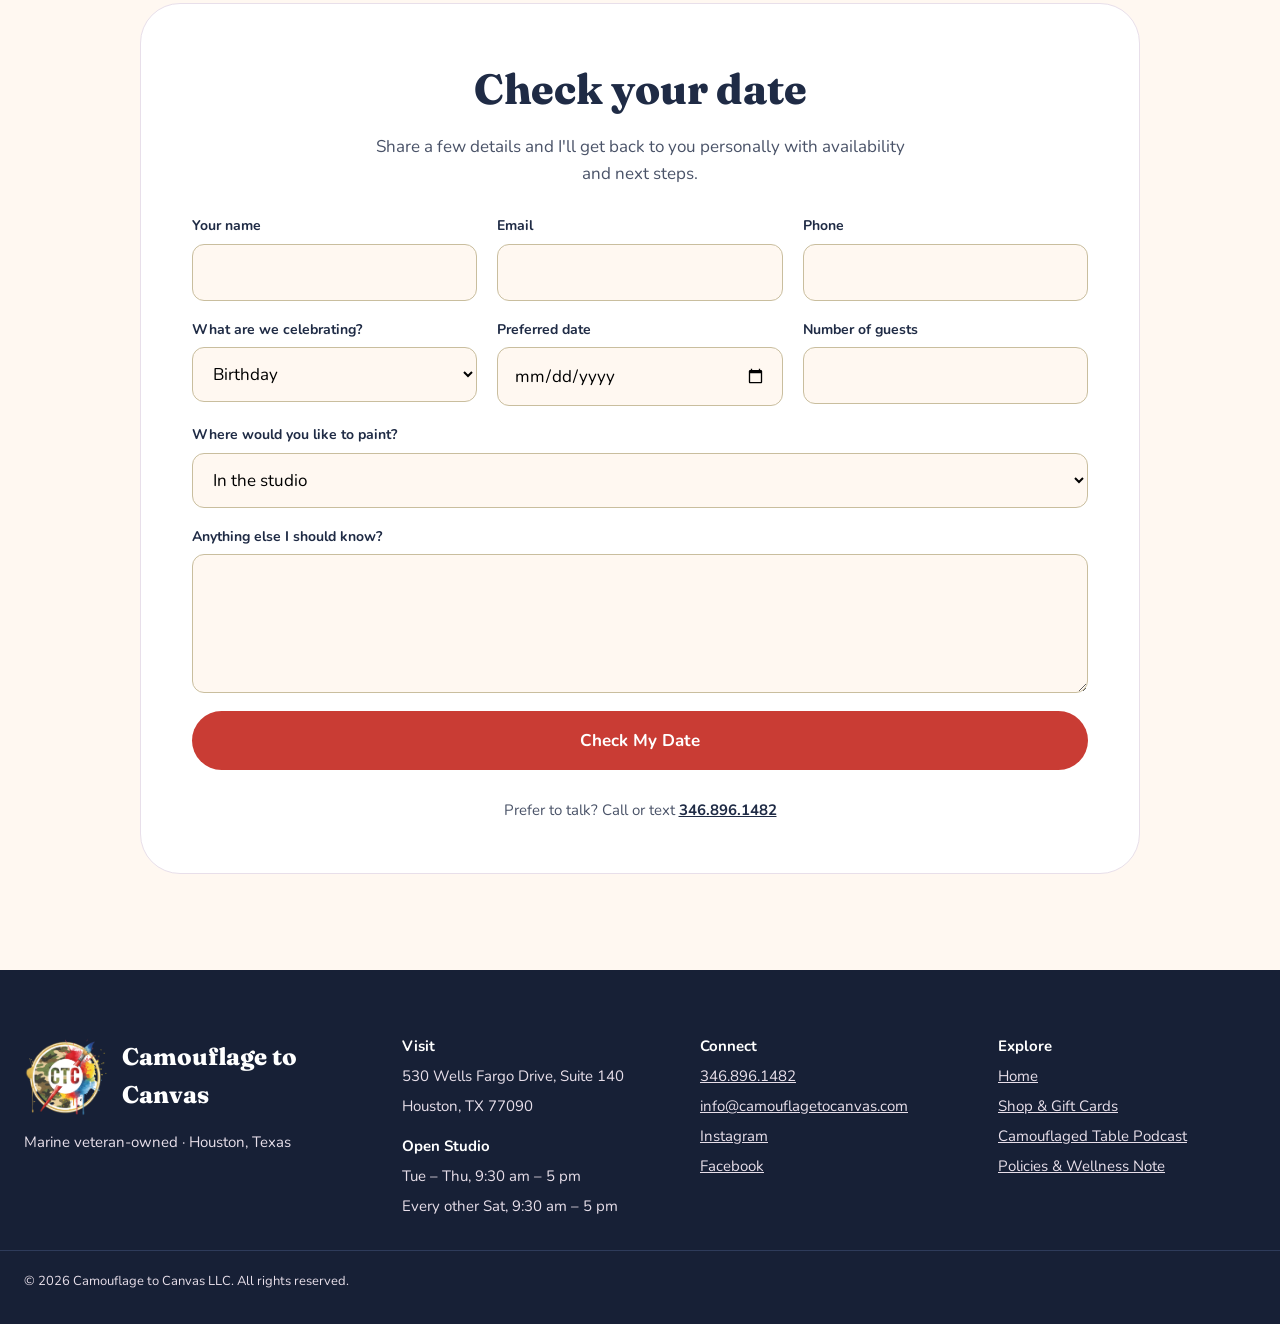
<file: private-events.html>
<!doctype html>
<html lang="en">
<head>
<meta charset="utf-8">
<meta name="viewport" content="width=device-width, initial-scale=1">
<title>Camouflaged Paintbrush Private Events</title>
<meta name="description" content="Camouflaged Paintbrush private paint parties for girls' nights, birthdays, church groups and reunions. $35 per guest, groups of 5 or more.">
<link rel="icon" type="image/png" href="images/logo.png">
<link rel="preconnect" href="https://fonts.googleapis.com">
<link rel="preconnect" href="https://fonts.gstatic.com" crossorigin>
<link rel="stylesheet" href="https://fonts.googleapis.com/css2?family=Fraunces:ital,opsz,wght@0,9..144,600;0,9..144,800;1,9..144,600&amp;family=Nunito:wght@400;600;700&amp;family=Caveat:wght@600;700&amp;display=swap">
<link rel="stylesheet" href="css/site.css">
</head>
<body>
<div style="width: 100%; position: relative; isolation: isolate; overflow: hidden; background: #FFF8F1; color: #1F2B45; font-family: 'Nunito', system-ui, sans-serif; font-size: 17px; line-height: 1.6">
<div style="position: absolute; z-index: -1; top: -140px; left: -180px; width: 560px; height: 520px; border-radius: 50%; background: radial-gradient(circle at 50% 50%, rgba(155,123,196,0.26), rgba(155,123,196,0) 68%); pointer-events: none"></div><div style="position: absolute; z-index: -1; top: 120px; right: -140px; width: 640px; height: 600px; border-radius: 50%; background: radial-gradient(circle at 50% 50%, rgba(91,155,213,0.24), rgba(91,155,213,0) 68%); pointer-events: none"></div><div style="position: absolute; z-index: -1; top: 1500px; left: -160px; width: 520px; height: 480px; border-radius: 50%; background: radial-gradient(circle at 50% 50%, rgba(233,180,76,0.22), rgba(233,180,76,0) 68%); pointer-events: none"></div>

<!-- Navigation -->
<header style="border-bottom: 1px solid #E8DFEA; background: #FFF8F1">
<nav style="max-width: 1240px; margin: 0 auto; padding: 16px 24px; display: flex; flex-wrap: wrap; align-items: center; justify-content: space-between; gap: 16px">
<a href="index.html" style="display: flex; align-items: center; gap: 12px; text-decoration: none">
<img src="images/logo.png" alt="Camouflage to Canvas logo" style="width: 76px; height: 76px; object-fit: contain">
<div style="display: flex; flex-direction: column; line-height: 1.1">
<span style="font-family: 'Fraunces', Georgia, serif; font-size: 23px; font-weight: 800; color: #1F2B45">Camouflage to Canvas</span>
<span style="font-size: 12px; letter-spacing: 0.08em; text-transform: uppercase; color: #4A5368">Veteran-owned art studio · Houston</span>
</div>
</a>
<div style="display: flex; flex-wrap: wrap; align-items: center; gap: 4px 22px; font-size: 15px; font-weight: 600">
<a href="index.html" style="text-decoration: none; padding: 10px 0">Experiences</a>
<a href="#top" style="text-decoration: none; padding: 10px 0; color: #C93C34">Private Events</a>
<a href="organizations.html" style="text-decoration: none; padding: 10px 0">Organizations</a>
<a href="shop.html" style="text-decoration: none; padding: 10px 0">Shop</a>
<a href="about.html" style="text-decoration: none; padding: 10px 0">About</a>
<a href="journal.html" style="text-decoration: none; padding: 10px 0">Journal</a>
<a href="shop.html" style="text-decoration: none; padding: 10px 0; color: #8A6A12">Gift Cards</a>
<a href="#date" style="text-decoration: none; background: var(--accent); color: #FFFFFF; padding: 12px 22px; border-radius: 999px">Check Your Date</a>
</div>
</nav>
<svg viewBox="0 0 1440 40" preserveAspectRatio="none" style="display: block; width: 100%; height: 34px" aria-hidden="true"><ellipse cx="70" cy="20" rx="130" ry="16" fill="#8FA27A" opacity="0.45"></ellipse><ellipse cx="220" cy="16" rx="95" ry="13" fill="#C9B48A" opacity="0.5"></ellipse><ellipse cx="350" cy="24" rx="110" ry="14" fill="#6E7D5A" opacity="0.4"></ellipse><ellipse cx="490" cy="18" rx="95" ry="14" fill="#A8B88E" opacity="0.45"></ellipse><ellipse cx="620" cy="22" rx="85" ry="13" fill="#C9B48A" opacity="0.45"></ellipse><circle cx="780" cy="20" r="17" fill="#D9473F" opacity="0.45"></circle><circle cx="880" cy="18" r="14" fill="#EE9A5A" opacity="0.45"></circle><circle cx="975" cy="22" r="16" fill="#E9B44C" opacity="0.5"></circle><circle cx="1080" cy="18" r="14" fill="#8FAE84" opacity="0.5"></circle><circle cx="1185" cy="22" r="18" fill="#5B9BD5" opacity="0.45"></circle><circle cx="1300" cy="18" r="15" fill="#9B7BC4" opacity="0.45"></circle><circle cx="1405" cy="22" r="17" fill="#D9473F" opacity="0.4"></circle></svg>
</header>

<!-- Hero -->
<section id="top" style="max-width: 1240px; margin: 0 auto; padding: 72px 24px 64px; display: flex; flex-wrap: wrap; gap: 48px; align-items: center">
<div style="flex: 1 1 480px; min-width: 0; display: flex; flex-direction: column; gap: 22px">
<span style="font-family: 'Caveat', cursive; font-size: 29px; line-height: 1.15; font-weight: 700; color: #8A5FB8">Private paint parties</span>
<h1 style="margin: 0; font-family: 'Fraunces', Georgia, serif; font-weight: 800; font-size: clamp(42px, 5.2vw, 68px); line-height: 1.05">Camouflaged Paintbrush</h1>
<p style="margin: 0; font-family: 'Fraunces', Georgia, serif; font-style: italic; font-size: clamp(22px, 2.2vw, 28px); color: #C93C34">Where every stroke tells your story.</p>
<p style="margin: 0; font-size: 19px; color: #4A5368; max-width: 34em">You gather your people. I'll bring the canvases, the paint, and step-by-step guidance, so everyone leaves with a finished painting, a few good laughs, and a story to tell. Nobody needs to know how to paint.</p>
<div style="display: flex; flex-wrap: wrap; gap: 12px; padding-top: 8px">
<a href="#date" style="text-decoration: none; background: var(--accent); color: #FFFFFF; font-weight: 700; padding: 15px 26px; border-radius: 999px">Check Your Date</a>
<a href="#packages" style="text-decoration: none; border: 2px solid #1F2B45; color: #1F2B45; font-weight: 700; padding: 13px 24px; border-radius: 999px">See Party Packages</a>
</div>
</div>
<div style="flex: 1 1 420px; min-width: 0; height: 500px; border-radius: 220px 220px 24px 24px; background: #FBE0DC; border: 2px dashed #C98A7E; outline: 3px solid #E9B44C; outline-offset: 10px; display: flex; align-items: center; justify-content: center; text-align: center; padding: 32px; box-sizing: border-box; color: #8E2A22; font-weight: 600; padding: 0; border: none; overflow: hidden"><img src="images/paint-party-guests.jpg" alt="Guests laughing and painting at a Camouflaged Paintbrush party" style="display: block; width: 100%; height: 100%; object-fit: cover; object-position: center 40%"></div>
</section>

<!-- Perfect for -->
<section style="background: #F5EEF8; border-top: 1px solid #E8DFEA; border-bottom: 1px solid #E8DFEA">
<div style="max-width: 1240px; margin: 0 auto; padding: 56px 24px; display: flex; flex-direction: column; gap: 24px; align-items: center; text-align: center">
<h2 style="margin: 0; font-family: 'Fraunces', Georgia, serif; font-weight: 800; font-size: clamp(26px, 2.8vw, 34px)">Made for the moments you want to remember</h2>
<div style="display: flex; flex-wrap: wrap; justify-content: center; gap: 12px">
<span style="background: #FFFFFF; border: 1px solid #E8DFEA; border-radius: 999px; padding: 10px 20px; font-weight: 600">Birthdays</span>
<span style="background: #FFFFFF; border: 1px solid #E8DFEA; border-radius: 999px; padding: 10px 20px; font-weight: 600">Girls' night</span>
<span style="background: #FFFFFF; border: 1px solid #E8DFEA; border-radius: 999px; padding: 10px 20px; font-weight: 600">Chosen Sisters gatherings</span>
<span style="background: #FFFFFF; border: 1px solid #E8DFEA; border-radius: 999px; padding: 10px 20px; font-weight: 600">Church &amp; women's ministry</span>
<span style="background: #FFFFFF; border: 1px solid #E8DFEA; border-radius: 999px; padding: 10px 20px; font-weight: 600">Family reunions</span>
<span style="background: #FFFFFF; border: 1px solid #E8DFEA; border-radius: 999px; padding: 10px 20px; font-weight: 600">Bridal &amp; baby showers</span>
<span style="background: #FFFFFF; border: 1px solid #E8DFEA; border-radius: 999px; padding: 10px 20px; font-weight: 600">Veteran &amp; military groups</span>
<span style="background: #FFFFFF; border: 1px solid #E8DFEA; border-radius: 999px; padding: 10px 20px; font-weight: 600">Team celebrations</span>
</div>
</div>
</section>

<!-- You bring / We bring -->
<section style="max-width: 1240px; margin: 0 auto; padding: 96px 24px">
<h2 style="margin: 0 0 40px; text-align: center; font-family: 'Fraunces', Georgia, serif; font-weight: 800; font-size: clamp(30px, 3.4vw, 42px)">You gather the people. We bring the creativity.</h2>
<div style="display: flex; flex-wrap: wrap; gap: 24px">
<div style="flex: 1 1 380px; min-width: 0; background: #FFFFFF; border: 1px solid #E8DFEA; border-radius: 32px 32px 32px 8px; padding: 32px; display: flex; flex-direction: column; gap: 14px">
<span style="font-family: 'Caveat', cursive; font-size: 29px; line-height: 1.15; font-weight: 700; color: #8A5FB8">You provide</span>
<div style="display: flex; gap: 12px; align-items: flex-start"><svg width="22" height="22" viewBox="0 0 24 24" fill="none" stroke="#4A5A2E" stroke-width="2.2" stroke-linecap="round" stroke-linejoin="round"><path d="M20 6L9 17l-5-5"></path></svg><span>Your guest list and the reason to celebrate</span></div>
<div style="display: flex; gap: 12px; align-items: flex-start"><svg width="22" height="22" viewBox="0 0 24 24" fill="none" stroke="#4A5A2E" stroke-width="2.2" stroke-linecap="round" stroke-linejoin="round"><path d="M20 6L9 17l-5-5"></path></svg><span>Tables and seating, if we're coming to you</span></div>
<div style="display: flex; gap: 12px; align-items: flex-start"><svg width="22" height="22" viewBox="0 0 24 24" fill="none" stroke="#4A5A2E" stroke-width="2.2" stroke-linecap="round" stroke-linejoin="round"><path d="M20 6L9 17l-5-5"></path></svg><span>Food and refreshments</span></div>
</div>
<div style="flex: 1 1 380px; min-width: 0; background: #1F2B45; color: #FFF8F1; border-radius: 32px 32px 32px 8px; padding: 32px; display: flex; flex-direction: column; gap: 14px">
<span style="font-family: 'Caveat', cursive; font-size: 29px; line-height: 1.15; font-weight: 700; color: #F2C66B">Camouflage to Canvas provides</span>
<div style="display: flex; gap: 12px; align-items: flex-start"><svg width="22" height="22" viewBox="0 0 24 24" fill="none" stroke="#F2C66B" stroke-width="2.2" stroke-linecap="round" stroke-linejoin="round"><path d="M20 6L9 17l-5-5"></path></svg><span>Canvases, paint, brushes, palettes and table covers</span></div>
<div style="display: flex; gap: 12px; align-items: flex-start"><svg width="22" height="22" viewBox="0 0 24 24" fill="none" stroke="#F2C66B" stroke-width="2.2" stroke-linecap="round" stroke-linejoin="round"><path d="M20 6L9 17l-5-5"></path></svg><span>Setup and cleanup</span></div>
<div style="display: flex; gap: 12px; align-items: flex-start"><svg width="22" height="22" viewBox="0 0 24 24" fill="none" stroke="#F2C66B" stroke-width="2.2" stroke-linecap="round" stroke-linejoin="round"><path d="M20 6L9 17l-5-5"></path></svg><span>Patient, step-by-step instruction from start to finish</span></div>
<div style="display: flex; gap: 12px; align-items: flex-start"><svg width="22" height="22" viewBox="0 0 24 24" fill="none" stroke="#F2C66B" stroke-width="2.2" stroke-linecap="round" stroke-linejoin="round"><path d="M20 6L9 17l-5-5"></path></svg><span>A warm, judgment-free space where every guest belongs</span></div>
</div>
</div>
</section>

<!-- Packages -->
<section id="packages" style="background: #F5EEF8">
<div style="max-width: 1240px; margin: 0 auto; padding: 96px 24px">
<div style="text-align: center; margin-bottom: 48px; display: flex; flex-direction: column; gap: 12px; align-items: center">
<span style="font-family: 'Caveat', cursive; font-size: 29px; line-height: 1.15; font-weight: 700; color: #8A5FB8">Party packages</span>
<h2 style="margin: 0; font-family: 'Fraunces', Georgia, serif; font-weight: 800; font-size: clamp(30px, 3.4vw, 42px)">Choose how you'd like to gather</h2>
</div>
<div style="display: flex; flex-wrap: wrap; gap: 24px">

<div style="flex: 1 1 300px; min-width: 0; background: #FFFFFF; border: 1px solid #E8DFEA; border-radius: 32px 32px 32px 8px; padding: 32px; display: flex; flex-direction: column; gap: 14px">
<h3 style="margin: 0; font-family: 'Fraunces', Georgia, serif; font-weight: 600; font-size: 26px">In the Studio</h3>
<p style="margin: 0; color: #4A5368; font-size: 16px">Gather at our studio in Suite 140. Everything is set and waiting when you walk in.</p>
<div style="font-family: 'Fraunces', Georgia, serif; font-size: 32px; font-weight: 600">$35 <span style="font-family: 'Nunito', sans-serif; font-size: 16px; font-weight: 400; color: #4A5368">per guest</span></div>
<span style="font-size: 15px; color: #4A5368">Groups of 5 or more · 2.5 hours</span>
<a href="#date" style="text-decoration: none; text-align: center; border: 2px solid #1F2B45; font-weight: 700; padding: 13px 20px; border-radius: 999px; margin-top: auto">Check Studio Dates</a>
</div>

<div style="flex: 1 1 300px; min-width: 0; background: #FFFFFF; border: 2px solid var(--accent); border-radius: 32px 32px 32px 8px; padding: 32px; display: flex; flex-direction: column; gap: 14px">
<span style="align-self: flex-start; background: var(--accent); color: #FFFFFF; font-size: 12px; font-weight: 700; letter-spacing: 0.1em; text-transform: uppercase; border-radius: 999px; padding: 4px 12px">Most popular</span>
<h3 style="margin: 0; font-family: 'Fraunces', Georgia, serif; font-weight: 600; font-size: 26px">We Come to You</h3>
<p style="margin: 0; color: #4A5368; font-size: 16px">Your home, church, venue or office. We bring the whole party and leave the space as we found it.</p>
<div style="font-family: 'Fraunces', Georgia, serif; font-size: 32px; font-weight: 600">$35 <span style="font-family: 'Nunito', sans-serif; font-size: 16px; font-weight: 400; color: #4A5368">per guest</span></div>
<span style="font-size: 15px; color: #4A5368">Groups of 5 or more · 2.5 hours · Houston, Humble, Kingwood &amp; Atascocita</span>
<a href="#date" style="text-decoration: none; text-align: center; background: var(--accent); color: #FFFFFF; font-weight: 700; padding: 15px 20px; border-radius: 999px; margin-top: auto">Check Your Date</a>
</div>

<div style="flex: 1 1 300px; min-width: 0; background: #FFFFFF; border: 1px solid #E8DFEA; border-radius: 32px 32px 32px 8px; padding: 32px; display: flex; flex-direction: column; gap: 14px">
<h3 style="margin: 0; font-family: 'Fraunces', Georgia, serif; font-weight: 600; font-size: 26px">Paint-at-Home Kit Party</h3>
<p style="margin: 0; color: #4A5368; font-size: 16px">Every guest gets an 11×14 kit with step-by-step instructions to paint together at home. Pick up at the studio, or we'll ship to you for an added fee.</p>
<div style="font-family: 'Fraunces', Georgia, serif; font-size: 32px; font-weight: 600">$25 <span style="font-family: 'Nunito', sans-serif; font-size: 16px; font-weight: 400; color: #4A5368">per kit</span></div>
<span style="font-size: 15px; color: #4A5368">Orders of 5 or more</span>
<span style="align-self: flex-start; background: #DDEBF7; color: #234A75; font-size: 13px; font-weight: 700; border-radius: 999px; padding: 6px 14px">Coming soon: live &amp; pre-recorded virtual guides, $30 per kit</span>
<a href="#date" style="text-decoration: none; text-align: center; border: 2px solid #1F2B45; font-weight: 700; padding: 13px 20px; border-radius: 999px; margin-top: auto">Plan a Virtual Party</a>
</div>

</div>
<div style="margin-top: 28px; background: #FFFFFF; border: 1px dashed #E9B44C; border-radius: 40px 28px 28px 8px; padding: 22px 28px; display: flex; flex-wrap: wrap; align-items: center; justify-content: space-between; gap: 12px 24px">
<p style="margin: 0; flex: 1 1 420px; min-width: 0"><strong>Want a painting made just for your group?</strong> <span style="color: #4A5368">Packages include your choice of our ready-made designs. A personalized creation adds a one-time $50 design &amp; setup fee.</span></p>
<a href="#date" style="font-weight: 700; color: #C93C34; padding: 8px 0">Ask about a personalized design →</a>
</div>
</div>
</section>

<!-- Designs -->
<section style="max-width: 1240px; margin: 0 auto; padding: 96px 24px">
<div style="display: flex; flex-wrap: wrap; justify-content: space-between; align-items: flex-end; gap: 16px; margin-bottom: 36px">
<div style="display: flex; flex-direction: column; gap: 10px">
<span style="font-family: 'Caveat', cursive; font-size: 29px; line-height: 1.15; font-weight: 700; color: #8A5FB8">Pick your painting</span>
<h2 style="margin: 0; font-family: 'Fraunces', Georgia, serif; font-weight: 800; font-size: clamp(30px, 3.4vw, 42px)">Choose a design your guests will love</h2>
</div>
<a href="#date" style="font-weight: 700; color: #C93C34; padding: 10px 0">Request a personalized design (+$50) →</a>
</div>
<div style="display: flex; flex-wrap: wrap; gap: 20px">
<div style="flex: 1 1 220px; min-width: 0; display: flex; flex-direction: column; gap: 6px"><div style="height: 280px; border-radius: 16px; overflow: hidden; background: #F5EEF8; box-shadow: 0 10px 24px rgba(31,43,69,0.12)"><img src="images/design-sunset-over-the-lake.jpg" alt="Sunset Over the Lake painting design" style="display: block; width: 100%; height: 100%; object-fit: cover; object-position: center"></div><strong style="font-family: 'Fraunces', Georgia, serif; font-weight: 800; font-size: 19px">Sunset Over the Lake</strong><span style="color: #4A5368; font-size: 15px">Pines, a glowing sky and still water</span></div>
<div style="flex: 1 1 220px; min-width: 0; display: flex; flex-direction: column; gap: 6px"><div style="height: 280px; border-radius: 16px; overflow: hidden; background: #F5EEF8; box-shadow: 0 10px 24px rgba(31,43,69,0.12)"><img src="images/design-old-rugged-cross.jpg" alt="The Old Rugged Cross painting design" style="display: block; width: 100%; height: 100%; object-fit: cover; object-position: center"></div><strong style="font-family: 'Fraunces', Georgia, serif; font-weight: 800; font-size: 19px">The Old Rugged Cross</strong><span style="color: #4A5368; font-size: 15px">A sunrise cross over the hills</span></div>
<div style="flex: 1 1 220px; min-width: 0; display: flex; flex-direction: column; gap: 6px"><div style="height: 280px; border-radius: 16px; overflow: hidden; background: #F5EEF8; box-shadow: 0 10px 24px rgba(31,43,69,0.12)"><img src="images/design-cross-in-the-wildflowers.jpg" alt="Cross in the Wildflowers painting design" style="display: block; width: 100%; height: 100%; object-fit: cover; object-position: center"></div><strong style="font-family: 'Fraunces', Georgia, serif; font-weight: 800; font-size: 19px">Cross in the Wildflowers</strong><span style="color: #4A5368; font-size: 15px">Soft, dabbed florals around a rustic cross</span></div>
<div style="flex: 1 1 220px; min-width: 0; display: flex; flex-direction: column; gap: 6px"><div style="height: 280px; border-radius: 16px; overflow: hidden; background: #F5EEF8; box-shadow: 0 10px 24px rgba(31,43,69,0.12)"><img src="images/design-abstract-horizon.jpg" alt="Abstract Horizon painting design" style="display: block; width: 100%; height: 100%; object-fit: cover; object-position: center"></div><strong style="font-family: 'Fraunces', Georgia, serif; font-weight: 800; font-size: 19px">Abstract Horizon</strong><span style="color: #4A5368; font-size: 15px">Bold color bands, no drawing needed</span></div>
</div>
</section>

<!-- How booking works -->
<section style="background: #1F2B45; color: #FFF8F1">
<div style="max-width: 1240px; margin: 0 auto; padding: 88px 24px">
<h2 style="margin: 0 0 44px; text-align: center; font-family: 'Fraunces', Georgia, serif; font-weight: 800; font-size: clamp(30px, 3.4vw, 42px); color: #FFFFFF">Booking is easy</h2>
<div style="display: flex; flex-wrap: wrap; gap: 28px">
<div style="flex: 1 1 220px; min-width: 0; display: flex; flex-direction: column; gap: 10px"><div style="width: 48px; height: 48px; border-radius: 50%; background: #F2C66B; color: #1F2B45; display: flex; align-items: center; justify-content: center; font-family: 'Fraunces', Georgia, serif; font-size: 22px; font-weight: 600">1</div><strong style="font-size: 19px; color: #FFFFFF">Check your date</strong><span style="color: #E8DFEA">Tell me when, where and how many. I'll personally reply within 3 business days.</span></div>
<div style="flex: 1 1 220px; min-width: 0; display: flex; flex-direction: column; gap: 10px"><div style="width: 48px; height: 48px; border-radius: 50%; background: #F2C66B; color: #1F2B45; display: flex; align-items: center; justify-content: center; font-family: 'Fraunces', Georgia, serif; font-size: 22px; font-weight: 600">2</div><strong style="font-size: 19px; color: #FFFFFF">Pick your painting</strong><span style="color: #E8DFEA">Choose from our designs or ask for something made just for your group.</span></div>
<div style="flex: 1 1 220px; min-width: 0; display: flex; flex-direction: column; gap: 10px"><div style="width: 48px; height: 48px; border-radius: 50%; background: #F2C66B; color: #1F2B45; display: flex; align-items: center; justify-content: center; font-family: 'Fraunces', Georgia, serif; font-size: 22px; font-weight: 600">3</div><strong style="font-size: 19px; color: #FFFFFF">Reserve with a deposit</strong><span style="color: #E8DFEA">Your event agreement holds your date and spells out every detail.</span></div>
<div style="flex: 1 1 220px; min-width: 0; display: flex; flex-direction: column; gap: 10px"><div style="width: 48px; height: 48px; border-radius: 50%; background: #F2C66B; color: #1F2B45; display: flex; align-items: center; justify-content: center; font-family: 'Fraunces', Georgia, serif; font-size: 22px; font-weight: 600">4</div><strong style="font-size: 19px; color: #FFFFFF">Paint &amp; celebrate</strong><span style="color: #E8DFEA">We set up, guide every stroke, and clean up. You just enjoy your people.</span></div>
</div>
</div>
</section>

<!-- Testimonial -->
<section style="max-width: 900px; margin: 0 auto; padding: 88px 24px; text-align: center; display: flex; flex-direction: column; gap: 20px; align-items: center">
<blockquote style="margin: 0; font-family: 'Fraunces', Georgia, serif; font-size: clamp(24px, 2.6vw, 32px); line-height: 1.4">"[A host's story: how the party felt, and what her guests said afterward.]"</blockquote>
<span style="font-weight: 700; color: #4A5A2E">[First name] · Camouflaged Paintbrush host</span>
</section>

<!-- FAQ -->
<section style="background: #F5EEF8">
<div style="max-width: 900px; margin: 0 auto; padding: 88px 24px; display: flex; flex-direction: column; gap: 14px">
<h2 style="margin: 0 0 20px; text-align: center; font-family: 'Fraunces', Georgia, serif; font-weight: 800; font-size: clamp(28px, 3vw, 38px)">Questions hosts ask</h2>
<details style="background: #FFFFFF; border: 1px solid #E8DFEA; border-radius: 14px; padding: 18px 22px"><summary style="font-weight: 700; cursor: pointer">Do my guests need painting experience?</summary><p style="margin: 12px 0 0; color: #4A5368">Not at all. Most of our guests haven't held a brush since grade school. We go step by step, and everyone finishes with something they're proud of.</p></details>
<details style="background: #FFFFFF; border: 1px solid #E8DFEA; border-radius: 14px; padding: 18px 22px"><summary style="font-weight: 700; cursor: pointer">Can we bring food and drinks?</summary><p style="margin: 12px 0 0; color: #4A5368">[YOUR FOOD &amp; BEVERAGE POLICY]</p></details>
<details style="background: #FFFFFF; border: 1px solid #E8DFEA; border-radius: 14px; padding: 18px 22px"><summary style="font-weight: 700; cursor: pointer">Can children join?</summary><p style="margin: 12px 0 0; color: #4A5368">[YOUR AGE POLICY]</p></details>
<details style="background: #FFFFFF; border: 1px solid #E8DFEA; border-radius: 14px; padding: 18px 22px"><summary style="font-weight: 700; cursor: pointer">What if we need to reschedule or cancel?</summary><p style="margin: 12px 0 0; color: #4A5368">Private events have their own deposit and cancellation terms, written into your event agreement so there are no surprises. If we ever have to cancel, you choose a full refund or a new date.</p></details>
<details style="background: #FFFFFF; border: 1px solid #E8DFEA; border-radius: 14px; padding: 18px 22px"><summary style="font-weight: 700; cursor: pointer">How far will you travel?</summary><p style="margin: 12px 0 0; color: #4A5368">We come to you across north Houston, Humble, Kingwood and Atascocita. Just outside that area? Ask us, and we'll let you know what's possible.</p></details>
</div>
</section>

<!-- Check your date form -->
<section id="date" style="max-width: 1000px; margin: 0 auto; padding: 96px 24px">
<div style="background: #FFFFFF; border: 1px solid #E8DFEA; border-radius: 40px; padding: clamp(24px, 4vw, 56px); display: flex; flex-direction: column; gap: 28px">
<div style="text-align: center; display: flex; flex-direction: column; gap: 10px; align-items: center">
<h2 style="margin: 0; font-family: 'Fraunces', Georgia, serif; font-weight: 800; font-size: clamp(30px, 3.4vw, 42px)">Check your date</h2>
<p style="margin: 0; color: #4A5368; max-width: 32em">Share a few details and I'll get back to you personally with availability and next steps.</p>
</div>
<form style="display: flex; flex-wrap: wrap; gap: 18px 20px">
<div style="flex: 1 1 280px; min-width: 0; display: flex; flex-direction: column; gap: 6px"><label for="pe-name" style="font-weight: 700; font-size: 14px">Your name</label><input id="pe-name" type="text" style="font: inherit; padding: 14px 16px; border-radius: 12px; border: 1px solid #C9BE9E; background: #FFF8F1"></div>
<div style="flex: 1 1 280px; min-width: 0; display: flex; flex-direction: column; gap: 6px"><label for="pe-email" style="font-weight: 700; font-size: 14px">Email</label><input id="pe-email" type="email" style="font: inherit; padding: 14px 16px; border-radius: 12px; border: 1px solid #C9BE9E; background: #FFF8F1"></div>
<div style="flex: 1 1 280px; min-width: 0; display: flex; flex-direction: column; gap: 6px"><label for="pe-phone" style="font-weight: 700; font-size: 14px">Phone</label><input id="pe-phone" type="tel" style="font: inherit; padding: 14px 16px; border-radius: 12px; border: 1px solid #C9BE9E; background: #FFF8F1"></div>
<div style="flex: 1 1 280px; min-width: 0; display: flex; flex-direction: column; gap: 6px"><label for="pe-type" style="font-weight: 700; font-size: 14px">What are we celebrating?</label><select id="pe-type" style="font: inherit; padding: 14px 16px; border-radius: 12px; border: 1px solid #C9BE9E; background: #FFF8F1"><option>Birthday</option><option>Girls' night</option><option>Church or ministry group</option><option>Family reunion</option><option>Shower</option><option>Veteran or military group</option><option>Team celebration</option><option>Something else</option></select></div>
<div style="flex: 1 1 280px; min-width: 0; display: flex; flex-direction: column; gap: 6px"><label for="pe-date" style="font-weight: 700; font-size: 14px">Preferred date</label><input id="pe-date" type="date" style="font: inherit; padding: 14px 16px; border-radius: 12px; border: 1px solid #C9BE9E; background: #FFF8F1"></div>
<div style="flex: 1 1 280px; min-width: 0; display: flex; flex-direction: column; gap: 6px"><label for="pe-guests" style="font-weight: 700; font-size: 14px">Number of guests</label><input id="pe-guests" type="number" min="1" style="font: inherit; padding: 14px 16px; border-radius: 12px; border: 1px solid #C9BE9E; background: #FFF8F1"></div>
<div style="flex: 1 1 100%; min-width: 0; display: flex; flex-direction: column; gap: 6px"><label for="pe-where" style="font-weight: 700; font-size: 14px">Where would you like to paint?</label><select id="pe-where" style="font: inherit; padding: 14px 16px; border-radius: 12px; border: 1px solid #C9BE9E; background: #FFF8F1"><option>In the studio</option><option>At my location</option><option>At home, with paint-at-home kits</option><option>Not sure yet</option></select></div>
<div style="flex: 1 1 100%; min-width: 0; display: flex; flex-direction: column; gap: 6px"><label for="pe-notes" style="font-weight: 700; font-size: 14px">Anything else I should know?</label><textarea id="pe-notes" rows="4" style="font: inherit; padding: 14px 16px; border-radius: 12px; border: 1px solid #C9BE9E; background: #FFF8F1; resize: vertical"></textarea></div>
<button type="button" style="flex: 1 1 100%; font: inherit; font-weight: 700; background: var(--accent); color: #FFFFFF; border: 0; border-radius: 999px; padding: 16px 24px; cursor: pointer">Check My Date</button>
</form>
<p style="margin: 0; text-align: center; font-size: 15px; color: #4A5368">Prefer to talk? Call or text <a href="tel:3468961482" style="font-weight: 700">346.896.1482</a></p>
</div>
</section>

<!-- Footer -->
<footer style="background: #172036; color: #E8DFEA">
<div style="max-width: 1240px; margin: 0 auto; padding: 64px 24px 32px; display: flex; flex-wrap: wrap; gap: 40px; justify-content: space-between">
<div style="flex: 1 1 280px; min-width: 0; display: flex; flex-direction: column; gap: 12px">
<div style="display: flex; align-items: center; gap: 14px"><img src="images/logo.png" alt="Camouflage to Canvas logo" style="width: 84px; height: 84px; object-fit: contain"><span style="font-family: 'Fraunces', Georgia, serif; font-weight: 800; font-size: 24px; color: #FFFFFF">Camouflage to Canvas</span></div>
<span style="font-size: 15px">Marine veteran-owned · Houston, Texas</span>
</div>
<div style="flex: 1 1 200px; min-width: 0; display: flex; flex-direction: column; gap: 6px; font-size: 15px">
<strong style="color: #FFFFFF">Visit</strong>
<span>530 Wells Fargo Drive, Suite 140</span>
<span>Houston, TX 77090</span>
<strong style="color: #FFFFFF; padding-top: 10px">Open Studio</strong>
<span>Tue – Thu, 9:30 am – 5 pm</span>
<span>Every other Sat, 9:30 am – 5 pm</span>
</div>
<div style="flex: 1 1 200px; min-width: 0; display: flex; flex-direction: column; gap: 6px; font-size: 15px">
<strong style="color: #FFFFFF">Connect</strong>
<a href="tel:3468961482" style="color: #E8DFEA">346.896.1482</a>
<a href="mailto:info@camouflagetocanvas.com" style="color: #E8DFEA">info@camouflagetocanvas.com</a>
<a href="https://instagram.com/camouflage_to_canvas" style="color: #E8DFEA">Instagram</a>
<a href="https://facebook.com/pizarrojj" style="color: #E8DFEA">Facebook</a>
</div>
<div style="flex: 1 1 200px; min-width: 0; display: flex; flex-direction: column; gap: 6px; font-size: 15px">
<strong style="color: #FFFFFF">Explore</strong>
<a href="index.html" style="color: #E8DFEA">Home</a>
<a href="shop.html" style="color: #E8DFEA">Shop &amp; Gift Cards</a>
<a href="journal.html" style="color: #E8DFEA">Camouflaged Table Podcast</a>
<a href="index.html" style="color: #E8DFEA">Policies &amp; Wellness Note</a>
</div>
</div>
<div style="max-width: 1240px; margin: 0 auto; padding: 20px 24px 32px; border-top: 1px solid #2E3B5A; font-size: 13px">© 2026 Camouflage to Canvas LLC. All rights reserved.</div>
</footer>

</div>
</body>
</html>
</file>
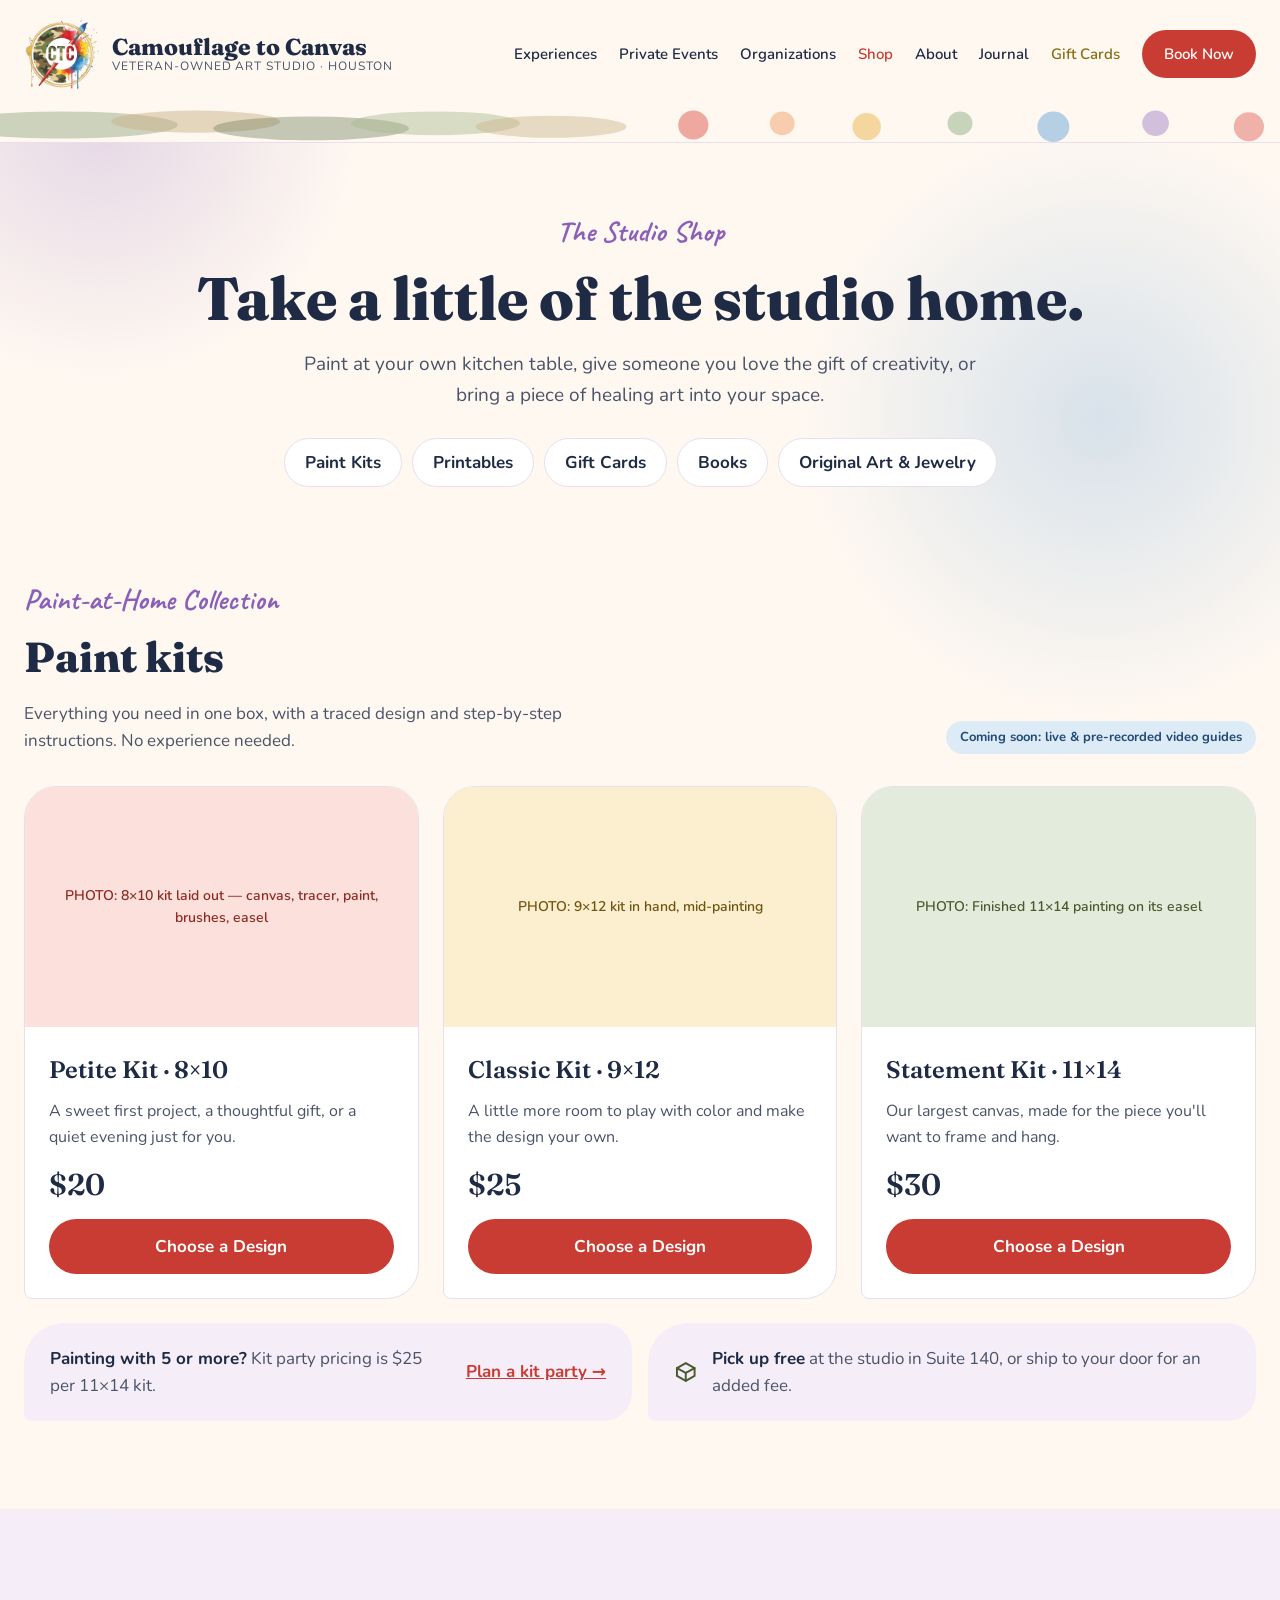
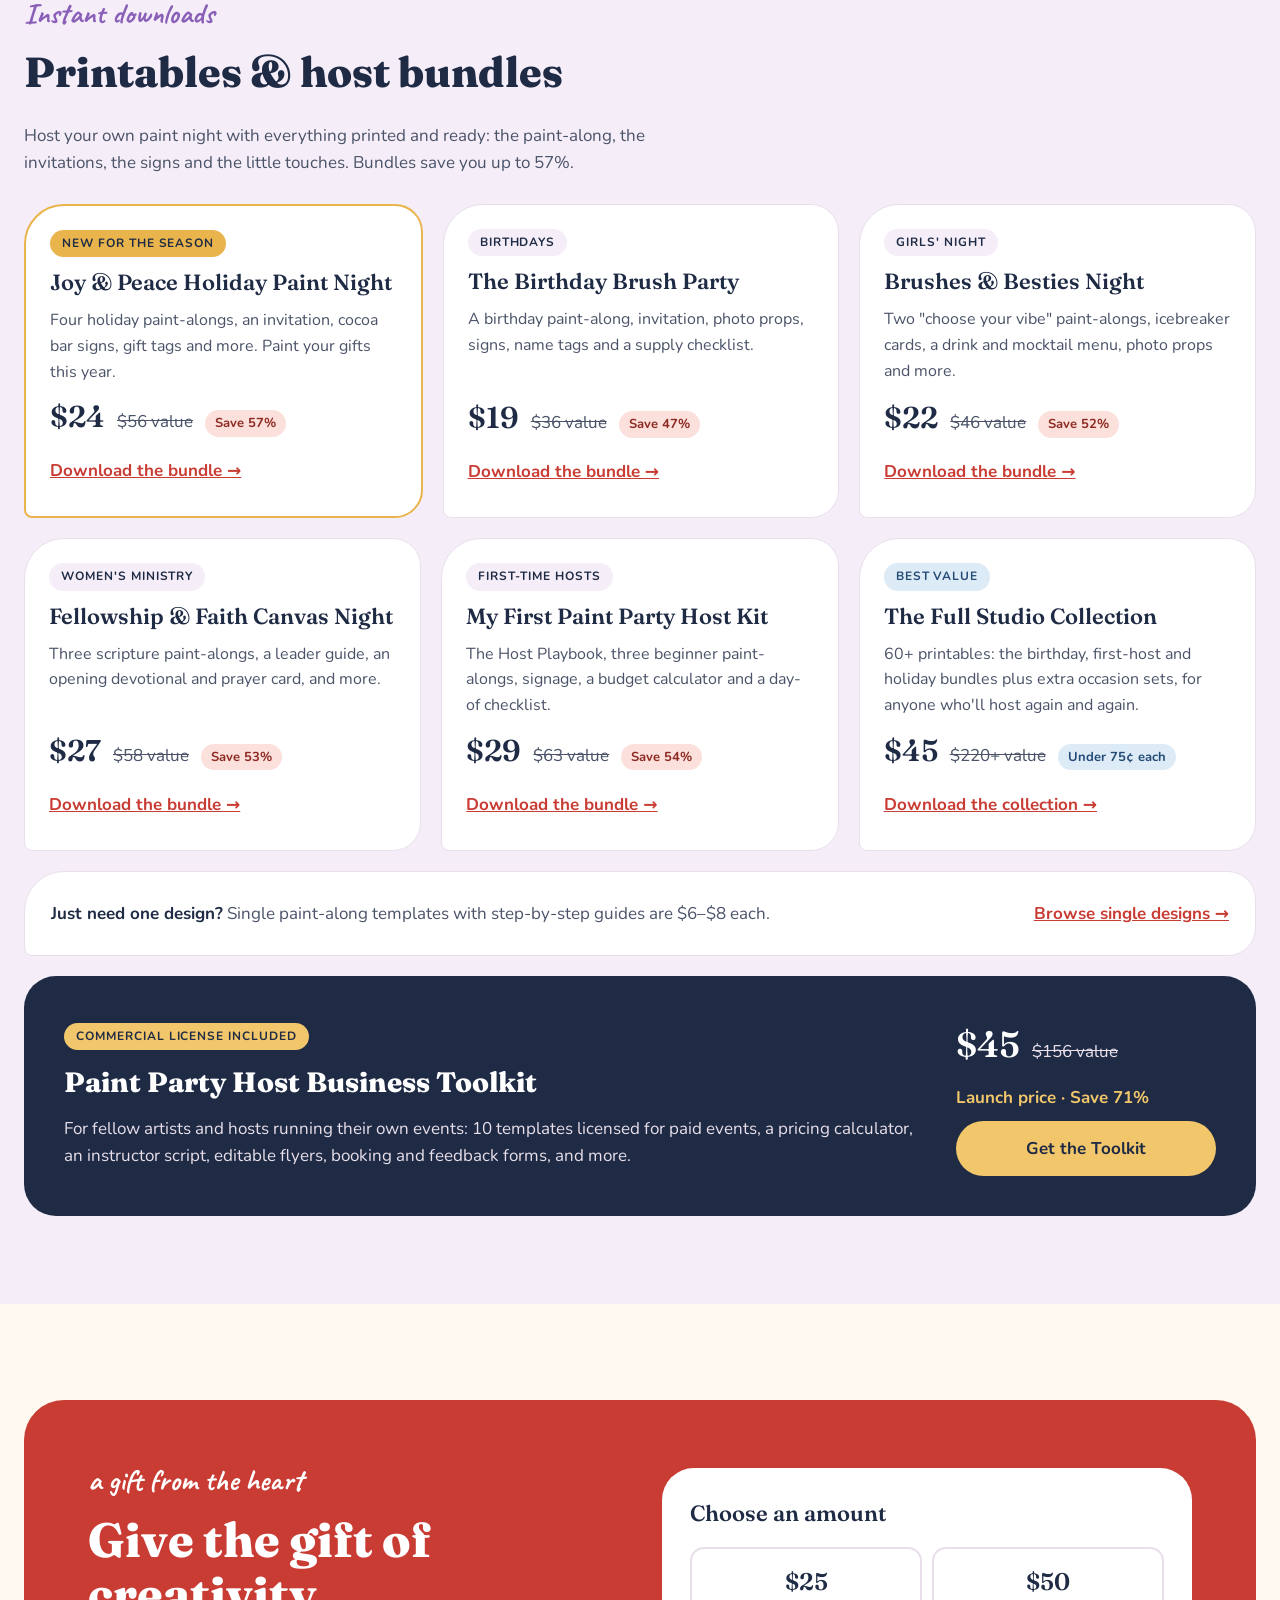
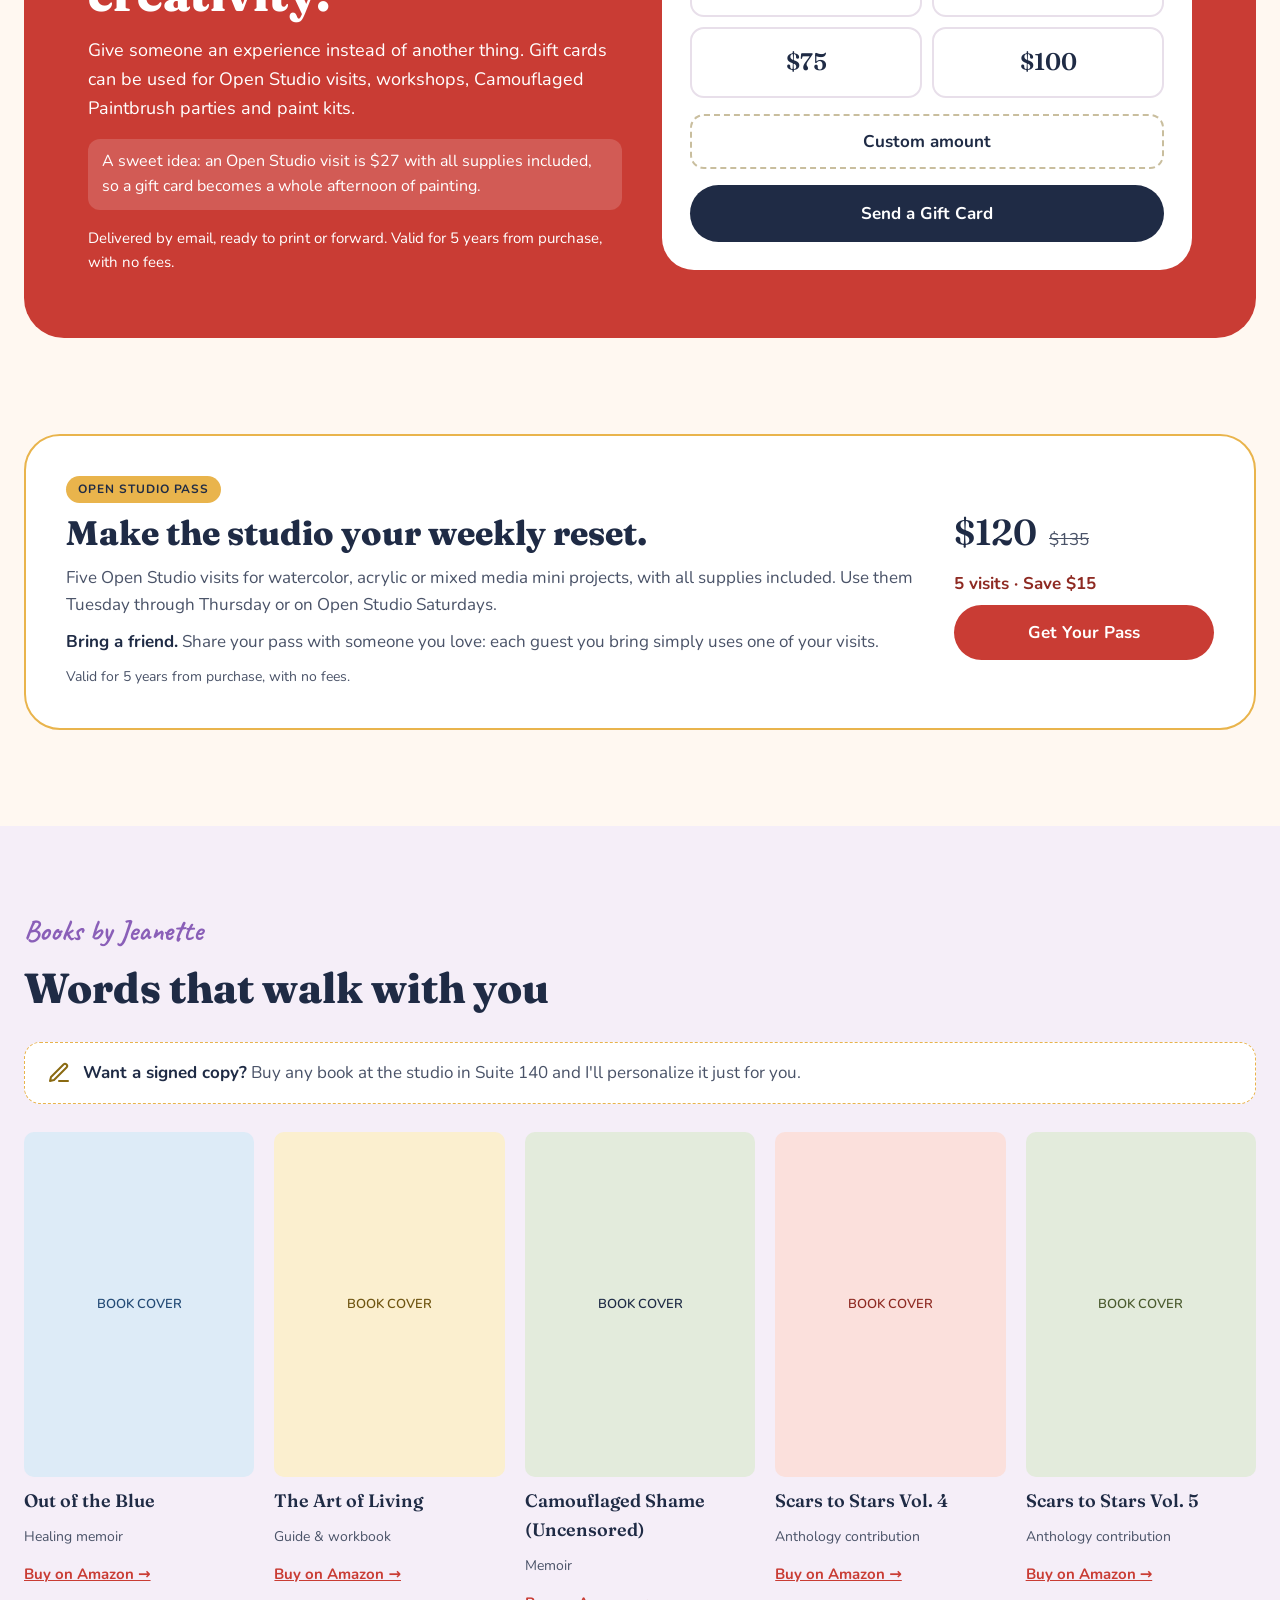
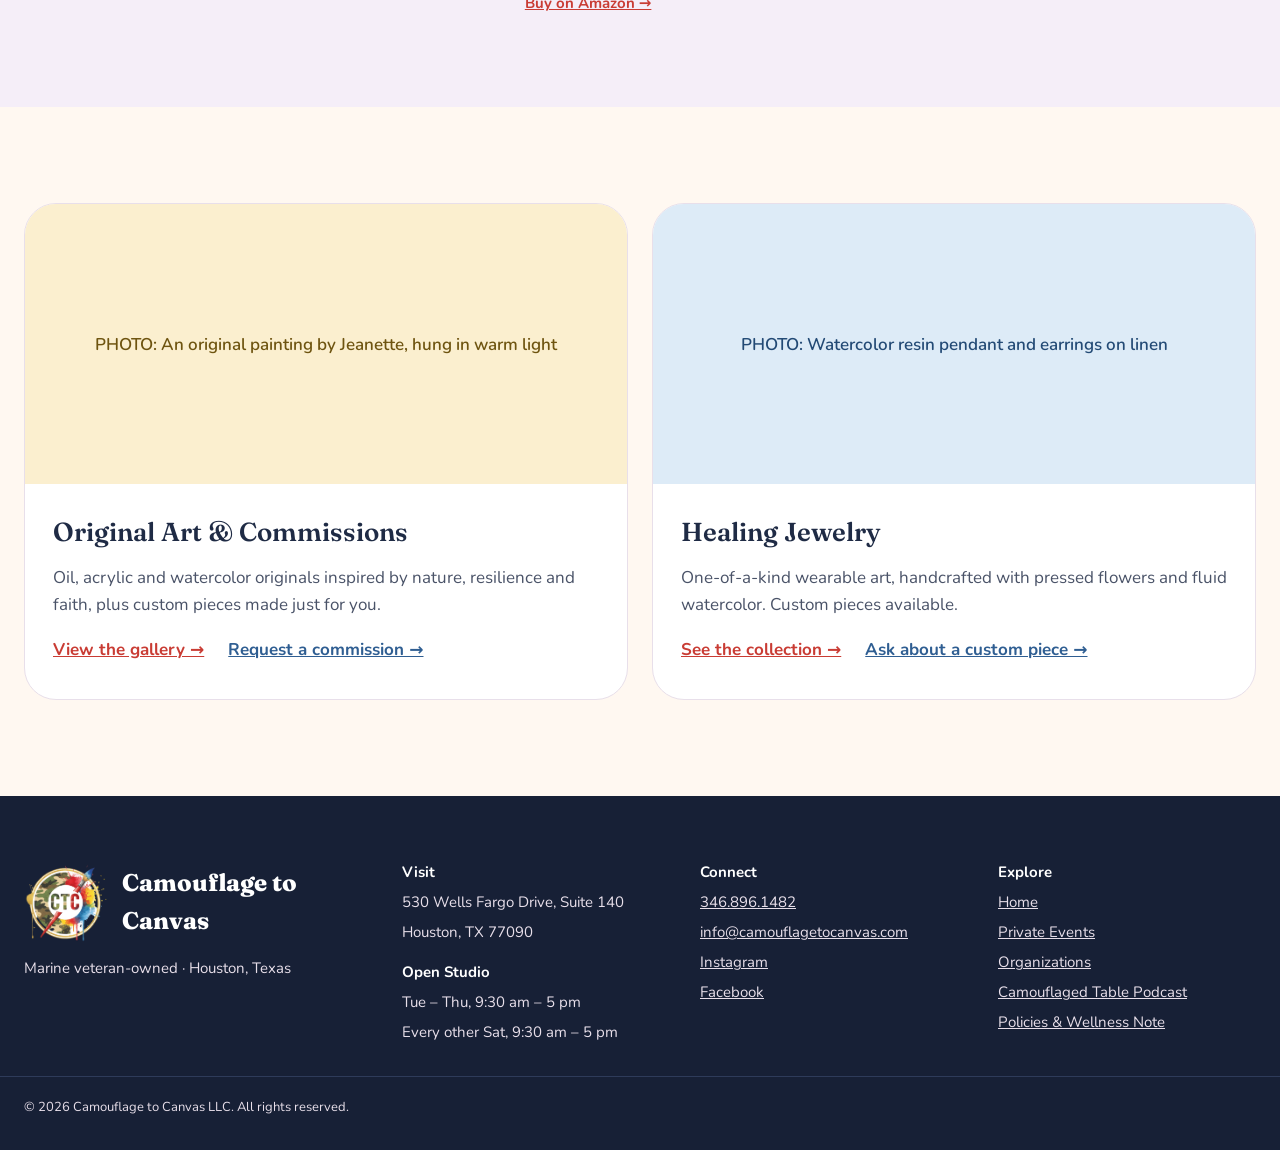
<file: shop.html>
<!doctype html>
<html lang="en">
<head>
<meta charset="utf-8">
<meta name="viewport" content="width=device-width, initial-scale=1">
<title>Camouflage to Canvas Shop</title>
<meta name="description" content="Paint-at-home kits, printables, Open Studio passes and gift cards from Camouflage to Canvas.">
<link rel="icon" type="image/png" href="images/logo.png">
<link rel="preconnect" href="https://fonts.googleapis.com">
<link rel="preconnect" href="https://fonts.gstatic.com" crossorigin>
<link rel="stylesheet" href="https://fonts.googleapis.com/css2?family=Fraunces:ital,opsz,wght@0,9..144,600;0,9..144,800;1,9..144,600&amp;family=Nunito:wght@400;600;700&amp;family=Caveat:wght@600;700&amp;display=swap">
<link rel="stylesheet" href="css/site.css">
</head>
<body>
<div style="width: 100%; position: relative; isolation: isolate; overflow: hidden; background: #FFF8F1; color: #1F2B45; font-family: 'Nunito', system-ui, sans-serif; font-size: 17px; line-height: 1.6">
<div style="position: absolute; z-index: -1; top: -140px; left: -180px; width: 560px; height: 520px; border-radius: 50%; background: radial-gradient(circle at 50% 50%, rgba(155,123,196,0.26), rgba(155,123,196,0) 68%); pointer-events: none"></div><div style="position: absolute; z-index: -1; top: 120px; right: -140px; width: 640px; height: 600px; border-radius: 50%; background: radial-gradient(circle at 50% 50%, rgba(91,155,213,0.24), rgba(91,155,213,0) 68%); pointer-events: none"></div><div style="position: absolute; z-index: -1; top: 1500px; left: -160px; width: 520px; height: 480px; border-radius: 50%; background: radial-gradient(circle at 50% 50%, rgba(233,180,76,0.22), rgba(233,180,76,0) 68%); pointer-events: none"></div>

<!-- Navigation -->
<header style="border-bottom: 1px solid #E8DFEA; background: #FFF8F1">
<nav style="max-width: 1240px; margin: 0 auto; padding: 16px 24px; display: flex; flex-wrap: wrap; align-items: center; justify-content: space-between; gap: 16px">
<a href="index.html" style="display: flex; align-items: center; gap: 12px; text-decoration: none">
<img src="images/logo.png" alt="Camouflage to Canvas logo" style="width: 76px; height: 76px; object-fit: contain">
<div style="display: flex; flex-direction: column; line-height: 1.1">
<span style="font-family: 'Fraunces', Georgia, serif; font-size: 23px; font-weight: 800; color: #1F2B45">Camouflage to Canvas</span>
<span style="font-size: 12px; letter-spacing: 0.08em; text-transform: uppercase; color: #4A5368">Veteran-owned art studio · Houston</span>
</div>
</a>
<div style="display: flex; flex-wrap: wrap; align-items: center; gap: 4px 22px; font-size: 15px; font-weight: 600">
<a href="index.html" style="text-decoration: none; padding: 10px 0">Experiences</a>
<a href="private-events.html" style="text-decoration: none; padding: 10px 0">Private Events</a>
<a href="organizations.html" style="text-decoration: none; padding: 10px 0">Organizations</a>
<a href="#top" style="text-decoration: none; padding: 10px 0; color: #C93C34">Shop</a>
<a href="about.html" style="text-decoration: none; padding: 10px 0">About</a>
<a href="journal.html" style="text-decoration: none; padding: 10px 0">Journal</a>
<a href="#gifts" style="text-decoration: none; padding: 10px 0; color: #8A6A12">Gift Cards</a>
<a href="index.html" style="text-decoration: none; background: var(--accent); color: #FFFFFF; padding: 12px 22px; border-radius: 999px">Book Now</a>
</div>
</nav>
<svg viewBox="0 0 1440 40" preserveAspectRatio="none" style="display: block; width: 100%; height: 34px" aria-hidden="true"><ellipse cx="70" cy="20" rx="130" ry="16" fill="#8FA27A" opacity="0.45"></ellipse><ellipse cx="220" cy="16" rx="95" ry="13" fill="#C9B48A" opacity="0.5"></ellipse><ellipse cx="350" cy="24" rx="110" ry="14" fill="#6E7D5A" opacity="0.4"></ellipse><ellipse cx="490" cy="18" rx="95" ry="14" fill="#A8B88E" opacity="0.45"></ellipse><ellipse cx="620" cy="22" rx="85" ry="13" fill="#C9B48A" opacity="0.45"></ellipse><circle cx="780" cy="20" r="17" fill="#D9473F" opacity="0.45"></circle><circle cx="880" cy="18" r="14" fill="#EE9A5A" opacity="0.45"></circle><circle cx="975" cy="22" r="16" fill="#E9B44C" opacity="0.5"></circle><circle cx="1080" cy="18" r="14" fill="#8FAE84" opacity="0.5"></circle><circle cx="1185" cy="22" r="18" fill="#5B9BD5" opacity="0.45"></circle><circle cx="1300" cy="18" r="15" fill="#9B7BC4" opacity="0.45"></circle><circle cx="1405" cy="22" r="17" fill="#D9473F" opacity="0.4"></circle></svg>
</header>

<!-- Hero -->
<section id="top" style="max-width: 1240px; margin: 0 auto; padding: 72px 24px 48px; text-align: center; display: flex; flex-direction: column; gap: 18px; align-items: center">
<span style="font-family: 'Caveat', cursive; font-size: 29px; line-height: 1.15; font-weight: 700; color: #8A5FB8">The Studio Shop</span>
<h1 style="margin: 0; font-family: 'Fraunces', Georgia, serif; font-weight: 800; font-size: clamp(40px, 5vw, 60px); line-height: 1.08">Take a little of the studio home.</h1>
<p style="margin: 0; font-size: 19px; color: #4A5368; max-width: 36em">Paint at your own kitchen table, give someone you love the gift of creativity, or bring a piece of healing art into your space.</p>
<div style="display: flex; flex-wrap: wrap; justify-content: center; gap: 10px; padding-top: 10px">
<a href="#kits" style="text-decoration: none; background: #FFFFFF; border: 1px solid #E8DFEA; border-radius: 999px; padding: 10px 20px; font-weight: 700">Paint Kits</a>
<a href="#printables" style="text-decoration: none; background: #FFFFFF; border: 1px solid #E8DFEA; border-radius: 999px; padding: 10px 20px; font-weight: 700">Printables</a>
<a href="#gifts" style="text-decoration: none; background: #FFFFFF; border: 1px solid #E8DFEA; border-radius: 999px; padding: 10px 20px; font-weight: 700">Gift Cards</a>
<a href="#books" style="text-decoration: none; background: #FFFFFF; border: 1px solid #E8DFEA; border-radius: 999px; padding: 10px 20px; font-weight: 700">Books</a>
<a href="#art" style="text-decoration: none; background: #FFFFFF; border: 1px solid #E8DFEA; border-radius: 999px; padding: 10px 20px; font-weight: 700">Original Art &amp; Jewelry</a>
</div>
</section>

<!-- Paint kits -->
<section id="kits" style="max-width: 1240px; margin: 0 auto; padding: 48px 24px 88px">
<div style="display: flex; flex-wrap: wrap; justify-content: space-between; align-items: flex-end; gap: 16px; margin-bottom: 32px">
<div style="display: flex; flex-direction: column; gap: 8px">
<span style="font-family: 'Caveat', cursive; font-size: 29px; line-height: 1.15; font-weight: 700; color: #8A5FB8">Paint-at-Home Collection</span>
<h2 style="margin: 0; font-family: 'Fraunces', Georgia, serif; font-weight: 800; font-size: clamp(30px, 3.4vw, 42px)">Paint kits</h2>
<p style="margin: 0; color: #4A5368; max-width: 36em">Everything you need in one box, with a traced design and step-by-step instructions. No experience needed.</p>
</div>
<span style="background: #DDEBF7; color: #234A75; font-size: 13px; font-weight: 700; border-radius: 999px; padding: 6px 14px">Coming soon: live &amp; pre-recorded video guides</span>
</div>
<div style="display: flex; flex-wrap: wrap; gap: 24px">
<div style="flex: 1 1 300px; min-width: 0; background: #FFFFFF; border: 1px solid #E8DFEA; border-radius: 32px 32px 32px 8px; overflow: hidden; display: flex; flex-direction: column">
<div style="height: 240px; background: #FBE0DC; display: flex; align-items: center; justify-content: center; text-align: center; padding: 20px; box-sizing: border-box; color: #8E2A22; font-size: 14px; font-weight: 600">PHOTO: 8×10 kit laid out — canvas, tracer, paint, brushes, easel</div>
<div style="padding: 24px; display: flex; flex-direction: column; gap: 10px; flex-grow: 1">
<h3 style="margin: 0; font-family: 'Fraunces', Georgia, serif; font-weight: 600; font-size: 24px">Petite Kit · 8×10</h3>
<p style="margin: 0; color: #4A5368; font-size: 16px; flex-grow: 1">A sweet first project, a thoughtful gift, or a quiet evening just for you.</p>
<div style="font-family: 'Fraunces', Georgia, serif; font-size: 30px; font-weight: 600">$20</div>
<a href="#kits" style="text-decoration: none; text-align: center; background: var(--accent); color: #FFFFFF; font-weight: 700; padding: 14px 20px; border-radius: 999px">Choose a Design</a>
</div>
</div>
<div style="flex: 1 1 300px; min-width: 0; background: #FFFFFF; border: 1px solid #E8DFEA; border-radius: 32px 32px 32px 8px; overflow: hidden; display: flex; flex-direction: column">
<div style="height: 240px; background: #FBEFCF; display: flex; align-items: center; justify-content: center; text-align: center; padding: 20px; box-sizing: border-box; color: #6E5410; font-size: 14px; font-weight: 600">PHOTO: 9×12 kit in hand, mid-painting</div>
<div style="padding: 24px; display: flex; flex-direction: column; gap: 10px; flex-grow: 1">
<h3 style="margin: 0; font-family: 'Fraunces', Georgia, serif; font-weight: 600; font-size: 24px">Classic Kit · 9×12</h3>
<p style="margin: 0; color: #4A5368; font-size: 16px; flex-grow: 1">A little more room to play with color and make the design your own.</p>
<div style="font-family: 'Fraunces', Georgia, serif; font-size: 30px; font-weight: 600">$25</div>
<a href="#kits" style="text-decoration: none; text-align: center; background: var(--accent); color: #FFFFFF; font-weight: 700; padding: 14px 20px; border-radius: 999px">Choose a Design</a>
</div>
</div>
<div style="flex: 1 1 300px; min-width: 0; background: #FFFFFF; border: 1px solid #E8DFEA; border-radius: 32px 32px 32px 8px; overflow: hidden; display: flex; flex-direction: column">
<div style="height: 240px; background: #E3EBDC; display: flex; align-items: center; justify-content: center; text-align: center; padding: 20px; box-sizing: border-box; color: #4A5A2E; font-size: 14px; font-weight: 600">PHOTO: Finished 11×14 painting on its easel</div>
<div style="padding: 24px; display: flex; flex-direction: column; gap: 10px; flex-grow: 1">
<h3 style="margin: 0; font-family: 'Fraunces', Georgia, serif; font-weight: 600; font-size: 24px">Statement Kit · 11×14</h3>
<p style="margin: 0; color: #4A5368; font-size: 16px; flex-grow: 1">Our largest canvas, made for the piece you'll want to frame and hang.</p>
<div style="font-family: 'Fraunces', Georgia, serif; font-size: 30px; font-weight: 600">$30</div>
<a href="#kits" style="text-decoration: none; text-align: center; background: var(--accent); color: #FFFFFF; font-weight: 700; padding: 14px 20px; border-radius: 999px">Choose a Design</a>
</div>
</div>
</div>
<div style="margin-top: 24px; display: flex; flex-wrap: wrap; gap: 16px">
<div style="flex: 1 1 420px; min-width: 0; background: #F5EEF8; border-radius: 40px 28px 28px 8px; padding: 22px 26px; display: flex; flex-wrap: wrap; align-items: center; justify-content: space-between; gap: 10px 20px">
<p style="margin: 0; flex: 1 1 260px; min-width: 0"><strong>Painting with 5 or more?</strong> <span style="color: #4A5368">Kit party pricing is $25 per 11×14 kit.</span></p>
<a href="private-events.html" style="font-weight: 700; color: #C93C34; padding: 8px 0">Plan a kit party →</a>
</div>
<div style="flex: 1 1 420px; min-width: 0; background: #F5EEF8; border-radius: 40px 28px 28px 8px; padding: 22px 26px; display: flex; align-items: center; gap: 14px">
<svg width="26" height="26" viewBox="0 0 24 24" fill="none" stroke="#4A5A2E" stroke-width="2" stroke-linecap="round" stroke-linejoin="round"><path d="M21 8l-9-5-9 5v8l9 5 9-5z"></path><path d="M3 8l9 5 9-5"></path><path d="M12 13v8"></path></svg>
<p style="margin: 0"><strong>Pick up free</strong> <span style="color: #4A5368">at the studio in Suite 140, or ship to your door for an added fee.</span></p>
</div>
</div>
</section>

<!-- Printables -->
<section id="printables" style="background: #F5EEF8">
<div style="max-width: 1240px; margin: 0 auto; padding: 88px 24px">
<div style="display: flex; flex-direction: column; gap: 8px; margin-bottom: 32px">
<span style="font-family: 'Caveat', cursive; font-size: 29px; line-height: 1.15; font-weight: 700; color: #8A5FB8">Instant downloads</span>
<h2 style="margin: 0; font-family: 'Fraunces', Georgia, serif; font-weight: 800; font-size: clamp(30px, 3.4vw, 42px)">Printables &amp; host bundles</h2>
</div>
<p style="margin: -16px 0 28px; color: #4A5368; max-width: 38em">Host your own paint night with everything printed and ready: the paint-along, the invitations, the signs and the little touches. Bundles save you up to 57%.</p>
<div style="display: flex; flex-wrap: wrap; gap: 20px">

<div style="flex: 1 1 340px; min-width: 0; background: #FFFFFF; border: 2px solid #E9B44C; border-radius: 40px 28px 28px 8px; padding: 24px; display: flex; flex-direction: column; gap: 8px">
<span style="align-self: flex-start; background: #E9B44C; color: #1F2B45; font-size: 12px; font-weight: 700; letter-spacing: 0.08em; text-transform: uppercase; border-radius: 999px; padding: 4px 12px">New for the season</span>
<h3 style="margin: 0; font-family: 'Fraunces', Georgia, serif; font-weight: 600; font-size: 22px">Joy &amp; Peace Holiday Paint Night</h3>
<p style="margin: 0; color: #4A5368; font-size: 16px; flex-grow: 1">Four holiday paint-alongs, an invitation, cocoa bar signs, gift tags and more. Paint your gifts this year.</p>
<div style="display: flex; flex-wrap: wrap; align-items: baseline; gap: 6px 12px"><span style="font-family: 'Fraunces', Georgia, serif; font-size: 30px; font-weight: 600">$24</span><s style="color: #4A5368">$56 value</s><span style="background: #FBE0DC; color: #8E2A22; font-size: 13px; font-weight: 700; border-radius: 999px; padding: 3px 10px">Save 57%</span></div>
<a href="#printables" style="font-weight: 700; color: #C93C34; padding: 8px 0">Download the bundle →</a>
</div>

<div style="flex: 1 1 340px; min-width: 0; background: #FFFFFF; border: 1px solid #E8DFEA; border-radius: 40px 28px 28px 8px; padding: 24px; display: flex; flex-direction: column; gap: 8px">
<span style="align-self: flex-start; background: #F5EEF8; font-size: 12px; font-weight: 700; letter-spacing: 0.08em; text-transform: uppercase; border-radius: 999px; padding: 4px 12px">Birthdays</span>
<h3 style="margin: 0; font-family: 'Fraunces', Georgia, serif; font-weight: 600; font-size: 22px">The Birthday Brush Party</h3>
<p style="margin: 0; color: #4A5368; font-size: 16px; flex-grow: 1">A birthday paint-along, invitation, photo props, signs, name tags and a supply checklist.</p>
<div style="display: flex; flex-wrap: wrap; align-items: baseline; gap: 6px 12px"><span style="font-family: 'Fraunces', Georgia, serif; font-size: 30px; font-weight: 600">$19</span><s style="color: #4A5368">$36 value</s><span style="background: #FBE0DC; color: #8E2A22; font-size: 13px; font-weight: 700; border-radius: 999px; padding: 3px 10px">Save 47%</span></div>
<a href="#printables" style="font-weight: 700; color: #C93C34; padding: 8px 0">Download the bundle →</a>
</div>

<div style="flex: 1 1 340px; min-width: 0; background: #FFFFFF; border: 1px solid #E8DFEA; border-radius: 40px 28px 28px 8px; padding: 24px; display: flex; flex-direction: column; gap: 8px">
<span style="align-self: flex-start; background: #F5EEF8; font-size: 12px; font-weight: 700; letter-spacing: 0.08em; text-transform: uppercase; border-radius: 999px; padding: 4px 12px">Girls' night</span>
<h3 style="margin: 0; font-family: 'Fraunces', Georgia, serif; font-weight: 600; font-size: 22px">Brushes &amp; Besties Night</h3>
<p style="margin: 0; color: #4A5368; font-size: 16px; flex-grow: 1">Two "choose your vibe" paint-alongs, icebreaker cards, a drink and mocktail menu, photo props and more.</p>
<div style="display: flex; flex-wrap: wrap; align-items: baseline; gap: 6px 12px"><span style="font-family: 'Fraunces', Georgia, serif; font-size: 30px; font-weight: 600">$22</span><s style="color: #4A5368">$46 value</s><span style="background: #FBE0DC; color: #8E2A22; font-size: 13px; font-weight: 700; border-radius: 999px; padding: 3px 10px">Save 52%</span></div>
<a href="#printables" style="font-weight: 700; color: #C93C34; padding: 8px 0">Download the bundle →</a>
</div>

<div style="flex: 1 1 340px; min-width: 0; background: #FFFFFF; border: 1px solid #E8DFEA; border-radius: 40px 28px 28px 8px; padding: 24px; display: flex; flex-direction: column; gap: 8px">
<span style="align-self: flex-start; background: #F5EEF8; font-size: 12px; font-weight: 700; letter-spacing: 0.08em; text-transform: uppercase; border-radius: 999px; padding: 4px 12px">Women's ministry</span>
<h3 style="margin: 0; font-family: 'Fraunces', Georgia, serif; font-weight: 600; font-size: 22px">Fellowship &amp; Faith Canvas Night</h3>
<p style="margin: 0; color: #4A5368; font-size: 16px; flex-grow: 1">Three scripture paint-alongs, a leader guide, an opening devotional and prayer card, and more.</p>
<div style="display: flex; flex-wrap: wrap; align-items: baseline; gap: 6px 12px"><span style="font-family: 'Fraunces', Georgia, serif; font-size: 30px; font-weight: 600">$27</span><s style="color: #4A5368">$58 value</s><span style="background: #FBE0DC; color: #8E2A22; font-size: 13px; font-weight: 700; border-radius: 999px; padding: 3px 10px">Save 53%</span></div>
<a href="#printables" style="font-weight: 700; color: #C93C34; padding: 8px 0">Download the bundle →</a>
</div>

<div style="flex: 1 1 340px; min-width: 0; background: #FFFFFF; border: 1px solid #E8DFEA; border-radius: 40px 28px 28px 8px; padding: 24px; display: flex; flex-direction: column; gap: 8px">
<span style="align-self: flex-start; background: #F5EEF8; font-size: 12px; font-weight: 700; letter-spacing: 0.08em; text-transform: uppercase; border-radius: 999px; padding: 4px 12px">First-time hosts</span>
<h3 style="margin: 0; font-family: 'Fraunces', Georgia, serif; font-weight: 600; font-size: 22px">My First Paint Party Host Kit</h3>
<p style="margin: 0; color: #4A5368; font-size: 16px; flex-grow: 1">The Host Playbook, three beginner paint-alongs, signage, a budget calculator and a day-of checklist.</p>
<div style="display: flex; flex-wrap: wrap; align-items: baseline; gap: 6px 12px"><span style="font-family: 'Fraunces', Georgia, serif; font-size: 30px; font-weight: 600">$29</span><s style="color: #4A5368">$63 value</s><span style="background: #FBE0DC; color: #8E2A22; font-size: 13px; font-weight: 700; border-radius: 999px; padding: 3px 10px">Save 54%</span></div>
<a href="#printables" style="font-weight: 700; color: #C93C34; padding: 8px 0">Download the bundle →</a>
</div>

<div style="flex: 1 1 340px; min-width: 0; background: #FFFFFF; border: 1px solid #E8DFEA; border-radius: 40px 28px 28px 8px; padding: 24px; display: flex; flex-direction: column; gap: 8px">
<span style="align-self: flex-start; background: #DDEBF7; color: #234A75; font-size: 12px; font-weight: 700; letter-spacing: 0.08em; text-transform: uppercase; border-radius: 999px; padding: 4px 12px">Best value</span>
<h3 style="margin: 0; font-family: 'Fraunces', Georgia, serif; font-weight: 600; font-size: 22px">The Full Studio Collection</h3>
<p style="margin: 0; color: #4A5368; font-size: 16px; flex-grow: 1">60+ printables: the birthday, first-host and holiday bundles plus extra occasion sets, for anyone who'll host again and again.</p>
<div style="display: flex; flex-wrap: wrap; align-items: baseline; gap: 6px 12px"><span style="font-family: 'Fraunces', Georgia, serif; font-size: 30px; font-weight: 600">$45</span><s style="color: #4A5368">$220+ value</s><span style="background: #DDEBF7; color: #234A75; font-size: 13px; font-weight: 700; border-radius: 999px; padding: 3px 10px">Under 75¢ each</span></div>
<a href="#printables" style="font-weight: 700; color: #C93C34; padding: 8px 0">Download the collection →</a>
</div>

</div>
<div style="margin-top: 20px; background: #FFFFFF; border: 1px solid #E8DFEA; border-radius: 40px 28px 28px 8px; padding: 20px 26px; display: flex; flex-wrap: wrap; align-items: center; justify-content: space-between; gap: 10px 20px">
<p style="margin: 0; flex: 1 1 360px; min-width: 0"><strong>Just need one design?</strong> <span style="color: #4A5368">Single paint-along templates with step-by-step guides are $6–$8 each.</span></p>
<a href="#printables" style="font-weight: 700; color: #C93C34; padding: 8px 0">Browse single designs →</a>
</div>
<div style="margin-top: 20px; background: #1F2B45; color: #FFF8F1; border-radius: 32px; padding: clamp(24px, 4vw, 40px); display: flex; flex-wrap: wrap; gap: 24px; align-items: center">
<div style="flex: 1 1 460px; min-width: 0; display: flex; flex-direction: column; gap: 10px">
<span style="align-self: flex-start; background: #F2C66B; color: #1F2B45; font-size: 12px; font-weight: 700; letter-spacing: 0.08em; text-transform: uppercase; border-radius: 999px; padding: 4px 12px">Commercial license included</span>
<h3 style="margin: 0; font-family: 'Fraunces', Georgia, serif; font-weight: 800; font-size: 28px; color: #FFFFFF">Paint Party Host Business Toolkit</h3>
<p style="margin: 0; color: #E8DFEA">For fellow artists and hosts running their own events: 10 templates licensed for paid events, a pricing calculator, an instructor script, editable flyers, booking and feedback forms, and more.</p>
</div>
<div style="flex: 0 1 260px; min-width: 0; display: flex; flex-direction: column; gap: 10px">
<div style="display: flex; flex-wrap: wrap; align-items: baseline; gap: 6px 12px"><span style="font-family: 'Fraunces', Georgia, serif; font-size: 36px; font-weight: 600; color: #FFFFFF">$45</span><s style="color: #E8DFEA">$156 value</s></div>
<span style="font-weight: 700; color: #F2C66B">Launch price · Save 71%</span>
<a href="#printables" style="text-decoration: none; text-align: center; background: #F2C66B; color: #1F2B45; font-weight: 700; padding: 14px 20px; border-radius: 999px">Get the Toolkit</a>
</div>
</div>
</div>
</section>

<!-- Gift cards -->
<section id="gifts" style="max-width: 1240px; margin: 0 auto; padding: 96px 24px">
<div style="background: var(--accent); color: #FFFFFF; border-radius: 40px; padding: clamp(28px, 5vw, 64px); display: flex; flex-wrap: wrap; gap: 40px; align-items: center">
<div style="flex: 1 1 420px; min-width: 0; display: flex; flex-direction: column; gap: 16px">
<span style="font-family: 'Caveat', cursive; font-size: 30px; line-height: 1.1; font-weight: 700">a gift from the heart</span>
<h2 style="margin: 0; font-family: 'Fraunces', Georgia, serif; font-weight: 800; font-size: clamp(32px, 3.8vw, 48px); line-height: 1.12">Give the gift of creativity.</h2>
<p style="margin: 0; font-size: 18px">Give someone an experience instead of another thing. Gift cards can be used for Open Studio visits, workshops, Camouflaged Paintbrush parties and paint kits.</p>
<p style="margin: 0; font-size: 16px; background: rgba(255,255,255,0.16); border-radius: 12px; padding: 10px 14px">A sweet idea: an Open Studio visit is $27 with all supplies included, so a gift card becomes a whole afternoon of painting.</p>
<p style="margin: 0; font-size: 15px">Delivered by email, ready to print or forward. Valid for 5 years from purchase, with no fees.</p>
</div>
<div style="flex: 1 1 360px; min-width: 0; background: #FFFFFF; color: #1F2B45; border-radius: 32px; padding: 28px; display: flex; flex-direction: column; gap: 16px">
<strong style="font-family: 'Fraunces', Georgia, serif; font-size: 22px; font-weight: 600">Choose an amount</strong>
<div style="display: grid; grid-template-columns: repeat(2, minmax(0, 1fr)); gap: 10px">
<a href="#gifts" style="text-decoration: none; text-align: center; border: 2px solid #E8DFEA; border-radius: 14px; padding: 14px; font-family: 'Fraunces', Georgia, serif; font-size: 24px; font-weight: 600">$25</a>
<a href="#gifts" style="text-decoration: none; text-align: center; border: 2px solid #E8DFEA; border-radius: 14px; padding: 14px; font-family: 'Fraunces', Georgia, serif; font-size: 24px; font-weight: 600">$50</a>
<a href="#gifts" style="text-decoration: none; text-align: center; border: 2px solid #E8DFEA; border-radius: 14px; padding: 14px; font-family: 'Fraunces', Georgia, serif; font-size: 24px; font-weight: 600">$75</a>
<a href="#gifts" style="text-decoration: none; text-align: center; border: 2px solid #E8DFEA; border-radius: 14px; padding: 14px; font-family: 'Fraunces', Georgia, serif; font-size: 24px; font-weight: 600">$100</a>
</div>
<a href="#gifts" style="text-decoration: none; text-align: center; border: 2px dashed #C9BE9E; border-radius: 14px; padding: 12px; font-weight: 700">Custom amount</a>
<a href="#gifts" style="text-decoration: none; text-align: center; background: #1F2B45; color: #FFFFFF; font-weight: 700; padding: 15px 20px; border-radius: 999px">Send a Gift Card</a>
</div>
</div>
</section>

<!-- Open Studio Pass -->
<section style="max-width: 1240px; margin: 0 auto; padding: 0 24px 96px">
<div style="background: #FFFFFF; border: 2px solid #E9B44C; border-radius: 36px; padding: clamp(24px, 4vw, 40px); display: flex; flex-wrap: wrap; gap: 24px; align-items: center">
<div style="flex: 1 1 460px; min-width: 0; display: flex; flex-direction: column; gap: 10px">
<span style="align-self: flex-start; background: #E9B44C; color: #1F2B45; font-size: 12px; font-weight: 700; letter-spacing: 0.08em; text-transform: uppercase; border-radius: 999px; padding: 4px 12px">Open Studio Pass</span>
<h2 style="margin: 0; font-family: 'Fraunces', Georgia, serif; font-weight: 800; font-size: clamp(26px, 2.8vw, 34px); line-height: 1.2">Make the studio your weekly reset.</h2>
<p style="margin: 0; color: #4A5368">Five Open Studio visits for watercolor, acrylic or mixed media mini projects, with all supplies included. Use them Tuesday through Thursday or on Open Studio Saturdays.</p>
<p style="margin: 0"><strong>Bring a friend.</strong> <span style="color: #4A5368">Share your pass with someone you love: each guest you bring simply uses one of your visits.</span></p>
<span style="font-size: 14px; color: #4A5368">Valid for 5 years from purchase, with no fees.</span>
</div>
<div style="flex: 0 1 260px; min-width: 0; display: flex; flex-direction: column; gap: 8px">
<div style="display: flex; flex-wrap: wrap; align-items: baseline; gap: 6px 12px"><span style="font-family: 'Fraunces', Georgia, serif; font-size: 36px; font-weight: 600">$120</span><s style="color: #4A5368">$135</s></div>
<span style="font-weight: 700; color: #8E2A22">5 visits · Save $15</span>
<a href="#top" style="text-decoration: none; text-align: center; background: var(--accent); color: #FFFFFF; font-weight: 700; padding: 14px 20px; border-radius: 999px">Get Your Pass</a>
</div>
</div>
</section>

<!-- Books -->
<section id="books" style="background: #F5EEF8">
<div style="max-width: 1240px; margin: 0 auto; padding: 88px 24px">
<div style="display: flex; flex-direction: column; gap: 8px; margin-bottom: 32px">
<span style="font-family: 'Caveat', cursive; font-size: 29px; line-height: 1.15; font-weight: 700; color: #8A5FB8">Books by Jeanette</span>
<h2 style="margin: 0; font-family: 'Fraunces', Georgia, serif; font-weight: 800; font-size: clamp(30px, 3.4vw, 42px)">Words that walk with you</h2>
</div>
<div style="margin: -12px 0 28px; background: #FFFFFF; border: 1px dashed #E9B44C; border-radius: 16px; padding: 16px 22px; display: flex; align-items: center; gap: 12px">
<svg width="24" height="24" viewBox="0 0 24 24" fill="none" stroke="#8A6A12" stroke-width="2" stroke-linecap="round" stroke-linejoin="round"><path d="M12 20h9"></path><path d="M16.5 3.5a2.1 2.1 0 0 1 3 3L7 19l-4 1 1-4z"></path></svg>
<p style="margin: 0"><strong>Want a signed copy?</strong> <span style="color: #4A5368">Buy any book at the studio in Suite 140 and I'll personalize it just for you.</span></p>
</div>
<div style="display: flex; flex-wrap: wrap; gap: 20px">
<div style="flex: 1 1 200px; min-width: 0; display: flex; flex-direction: column; gap: 10px"><div style="aspect-ratio: 2 / 3; border-radius: 10px; background: #DDEBF7; display: flex; align-items: center; justify-content: center; text-align: center; padding: 14px; box-sizing: border-box; color: #234A75; font-size: 13px; font-weight: 600">BOOK COVER</div><strong style="font-family: 'Fraunces', Georgia, serif; font-size: 18px; font-weight: 600">Out of the Blue</strong><span style="color: #4A5368; font-size: 14px">Healing memoir</span><a href="https://a.co/d/03H738nf" style="font-weight: 700; color: #C93C34; font-size: 15px; padding: 4px 0">Buy on Amazon →</a></div>
<div style="flex: 1 1 200px; min-width: 0; display: flex; flex-direction: column; gap: 10px"><div style="aspect-ratio: 2 / 3; border-radius: 10px; background: #FBEFCF; display: flex; align-items: center; justify-content: center; text-align: center; padding: 14px; box-sizing: border-box; color: #6E5410; font-size: 13px; font-weight: 600">BOOK COVER</div><strong style="font-family: 'Fraunces', Georgia, serif; font-size: 18px; font-weight: 600">The Art of Living</strong><span style="color: #4A5368; font-size: 14px">Guide &amp; workbook</span><a href="https://a.co/d/0d6raHtU" style="font-weight: 700; color: #C93C34; font-size: 15px; padding: 4px 0">Buy on Amazon →</a></div>
<div style="flex: 1 1 200px; min-width: 0; display: flex; flex-direction: column; gap: 10px"><div style="aspect-ratio: 2 / 3; border-radius: 10px; background: #E3EBDC; display: flex; align-items: center; justify-content: center; text-align: center; padding: 14px; box-sizing: border-box; color: #1F2B45; font-size: 13px; font-weight: 600">BOOK COVER</div><strong style="font-family: 'Fraunces', Georgia, serif; font-size: 18px; font-weight: 600">Camouflaged Shame (Uncensored)</strong><span style="color: #4A5368; font-size: 14px">Memoir</span><a href="https://a.co/d/0701bYE8" style="font-weight: 700; color: #C93C34; font-size: 15px; padding: 4px 0">Buy on Amazon →</a></div>
<div style="flex: 1 1 200px; min-width: 0; display: flex; flex-direction: column; gap: 10px"><div style="aspect-ratio: 2 / 3; border-radius: 10px; background: #FBE0DC; display: flex; align-items: center; justify-content: center; text-align: center; padding: 14px; box-sizing: border-box; color: #8E2A22; font-size: 13px; font-weight: 600">BOOK COVER</div><strong style="font-family: 'Fraunces', Georgia, serif; font-size: 18px; font-weight: 600">Scars to Stars Vol. 4</strong><span style="color: #4A5368; font-size: 14px">Anthology contribution</span><a href="https://a.co/d/00YmgfqM" style="font-weight: 700; color: #C93C34; font-size: 15px; padding: 4px 0">Buy on Amazon →</a></div>
<div style="flex: 1 1 200px; min-width: 0; display: flex; flex-direction: column; gap: 10px"><div style="aspect-ratio: 2 / 3; border-radius: 10px; background: #E3EBDC; display: flex; align-items: center; justify-content: center; text-align: center; padding: 14px; box-sizing: border-box; color: #4A5A2E; font-size: 13px; font-weight: 600">BOOK COVER</div><strong style="font-family: 'Fraunces', Georgia, serif; font-size: 18px; font-weight: 600">Scars to Stars Vol. 5</strong><span style="color: #4A5368; font-size: 14px">Anthology contribution</span><a href="https://a.co/d/0fyD3iqq" style="font-weight: 700; color: #C93C34; font-size: 15px; padding: 4px 0">Buy on Amazon →</a></div>
</div>
</div>
</section>

<!-- Original art & jewelry -->
<section id="art" style="max-width: 1240px; margin: 0 auto; padding: 96px 24px">
<div style="display: flex; flex-wrap: wrap; gap: 24px">
<div style="flex: 1 1 460px; min-width: 0; background: #FFFFFF; border: 1px solid #E8DFEA; border-radius: 32px; overflow: hidden; display: flex; flex-direction: column">
<div style="height: 280px; background: #FBEFCF; display: flex; align-items: center; justify-content: center; text-align: center; padding: 24px; box-sizing: border-box; color: #6E5410; font-weight: 600">PHOTO: An original painting by Jeanette, hung in warm light</div>
<div style="padding: 28px; display: flex; flex-direction: column; gap: 10px">
<h3 style="margin: 0; font-family: 'Fraunces', Georgia, serif; font-weight: 600; font-size: 26px">Original Art &amp; Commissions</h3>
<p style="margin: 0; color: #4A5368">Oil, acrylic and watercolor originals inspired by nature, resilience and faith, plus custom pieces made just for you.</p>
<div style="display: flex; flex-wrap: wrap; gap: 8px 24px"><a href="#art" style="font-weight: 700; color: #C93C34; padding: 8px 0">View the gallery →</a><a href="#art" style="font-weight: 700; color: #2F5E92; padding: 8px 0">Request a commission →</a></div>
</div>
</div>
<div style="flex: 1 1 460px; min-width: 0; background: #FFFFFF; border: 1px solid #E8DFEA; border-radius: 32px; overflow: hidden; display: flex; flex-direction: column">
<div style="height: 280px; background: #DDEBF7; display: flex; align-items: center; justify-content: center; text-align: center; padding: 24px; box-sizing: border-box; color: #234A75; font-weight: 600">PHOTO: Watercolor resin pendant and earrings on linen</div>
<div style="padding: 28px; display: flex; flex-direction: column; gap: 10px">
<h3 style="margin: 0; font-family: 'Fraunces', Georgia, serif; font-weight: 600; font-size: 26px">Healing Jewelry</h3>
<p style="margin: 0; color: #4A5368">One-of-a-kind wearable art, handcrafted with pressed flowers and fluid watercolor. Custom pieces available.</p>
<div style="display: flex; flex-wrap: wrap; gap: 8px 24px"><a href="#art" style="font-weight: 700; color: #C93C34; padding: 8px 0">See the collection →</a><a href="#art" style="font-weight: 700; color: #2F5E92; padding: 8px 0">Ask about a custom piece →</a></div>
</div>
</div>
</div>
</section>

<!-- Footer -->
<footer style="background: #172036; color: #E8DFEA">
<div style="max-width: 1240px; margin: 0 auto; padding: 64px 24px 32px; display: flex; flex-wrap: wrap; gap: 40px; justify-content: space-between">
<div style="flex: 1 1 280px; min-width: 0; display: flex; flex-direction: column; gap: 12px">
<div style="display: flex; align-items: center; gap: 14px"><img src="images/logo.png" alt="Camouflage to Canvas logo" style="width: 84px; height: 84px; object-fit: contain"><span style="font-family: 'Fraunces', Georgia, serif; font-weight: 800; font-size: 24px; color: #FFFFFF">Camouflage to Canvas</span></div>
<span style="font-size: 15px">Marine veteran-owned · Houston, Texas</span>
</div>
<div style="flex: 1 1 200px; min-width: 0; display: flex; flex-direction: column; gap: 6px; font-size: 15px">
<strong style="color: #FFFFFF">Visit</strong>
<span>530 Wells Fargo Drive, Suite 140</span>
<span>Houston, TX 77090</span>
<strong style="color: #FFFFFF; padding-top: 10px">Open Studio</strong>
<span>Tue – Thu, 9:30 am – 5 pm</span>
<span>Every other Sat, 9:30 am – 5 pm</span>
</div>
<div style="flex: 1 1 200px; min-width: 0; display: flex; flex-direction: column; gap: 6px; font-size: 15px">
<strong style="color: #FFFFFF">Connect</strong>
<a href="tel:3468961482" style="color: #E8DFEA">346.896.1482</a>
<a href="mailto:info@camouflagetocanvas.com" style="color: #E8DFEA">info@camouflagetocanvas.com</a>
<a href="https://instagram.com/camouflage_to_canvas" style="color: #E8DFEA">Instagram</a>
<a href="https://facebook.com/pizarrojj" style="color: #E8DFEA">Facebook</a>
</div>
<div style="flex: 1 1 200px; min-width: 0; display: flex; flex-direction: column; gap: 6px; font-size: 15px">
<strong style="color: #FFFFFF">Explore</strong>
<a href="index.html" style="color: #E8DFEA">Home</a>
<a href="private-events.html" style="color: #E8DFEA">Private Events</a>
<a href="organizations.html" style="color: #E8DFEA">Organizations</a>
<a href="journal.html" style="color: #E8DFEA">Camouflaged Table Podcast</a>
<a href="index.html" style="color: #E8DFEA">Policies &amp; Wellness Note</a>
</div>
</div>
<div style="max-width: 1240px; margin: 0 auto; padding: 20px 24px 32px; border-top: 1px solid #2E3B5A; font-size: 13px">© 2026 Camouflage to Canvas LLC. All rights reserved.</div>
</footer>

</div>
</body>
</html>
</file>
<file: css/site.css>
/* Shared base styles for every page. Page layout lives inline in each page's markup. */
:root {
  /* Primary call-to-action color. Alternates from the design: #8A5FB8, #2E5F92, #1F2B45 */
  --accent: #C93C34;
}

body {
  margin: 0;
  background: #FFF8F1;
}

a { color: #1F2B45; }
a:hover { color: #C93C34; }

img { max-width: 100%; }

:focus-visible {
  outline: 3px solid #5B9BD5;
  outline-offset: 2px;
}

@media (prefers-reduced-motion: no-preference) {
  html { scroll-behavior: smooth; }
}

/* The homepage "then → now" collage uses fixed offsets; keep the second photo in frame on phones. */
@media (max-width: 640px) {
  .hero-photo-now {
    left: auto !important;
    right: 2%;
    width: 62% !important;
  }
}
</file>
